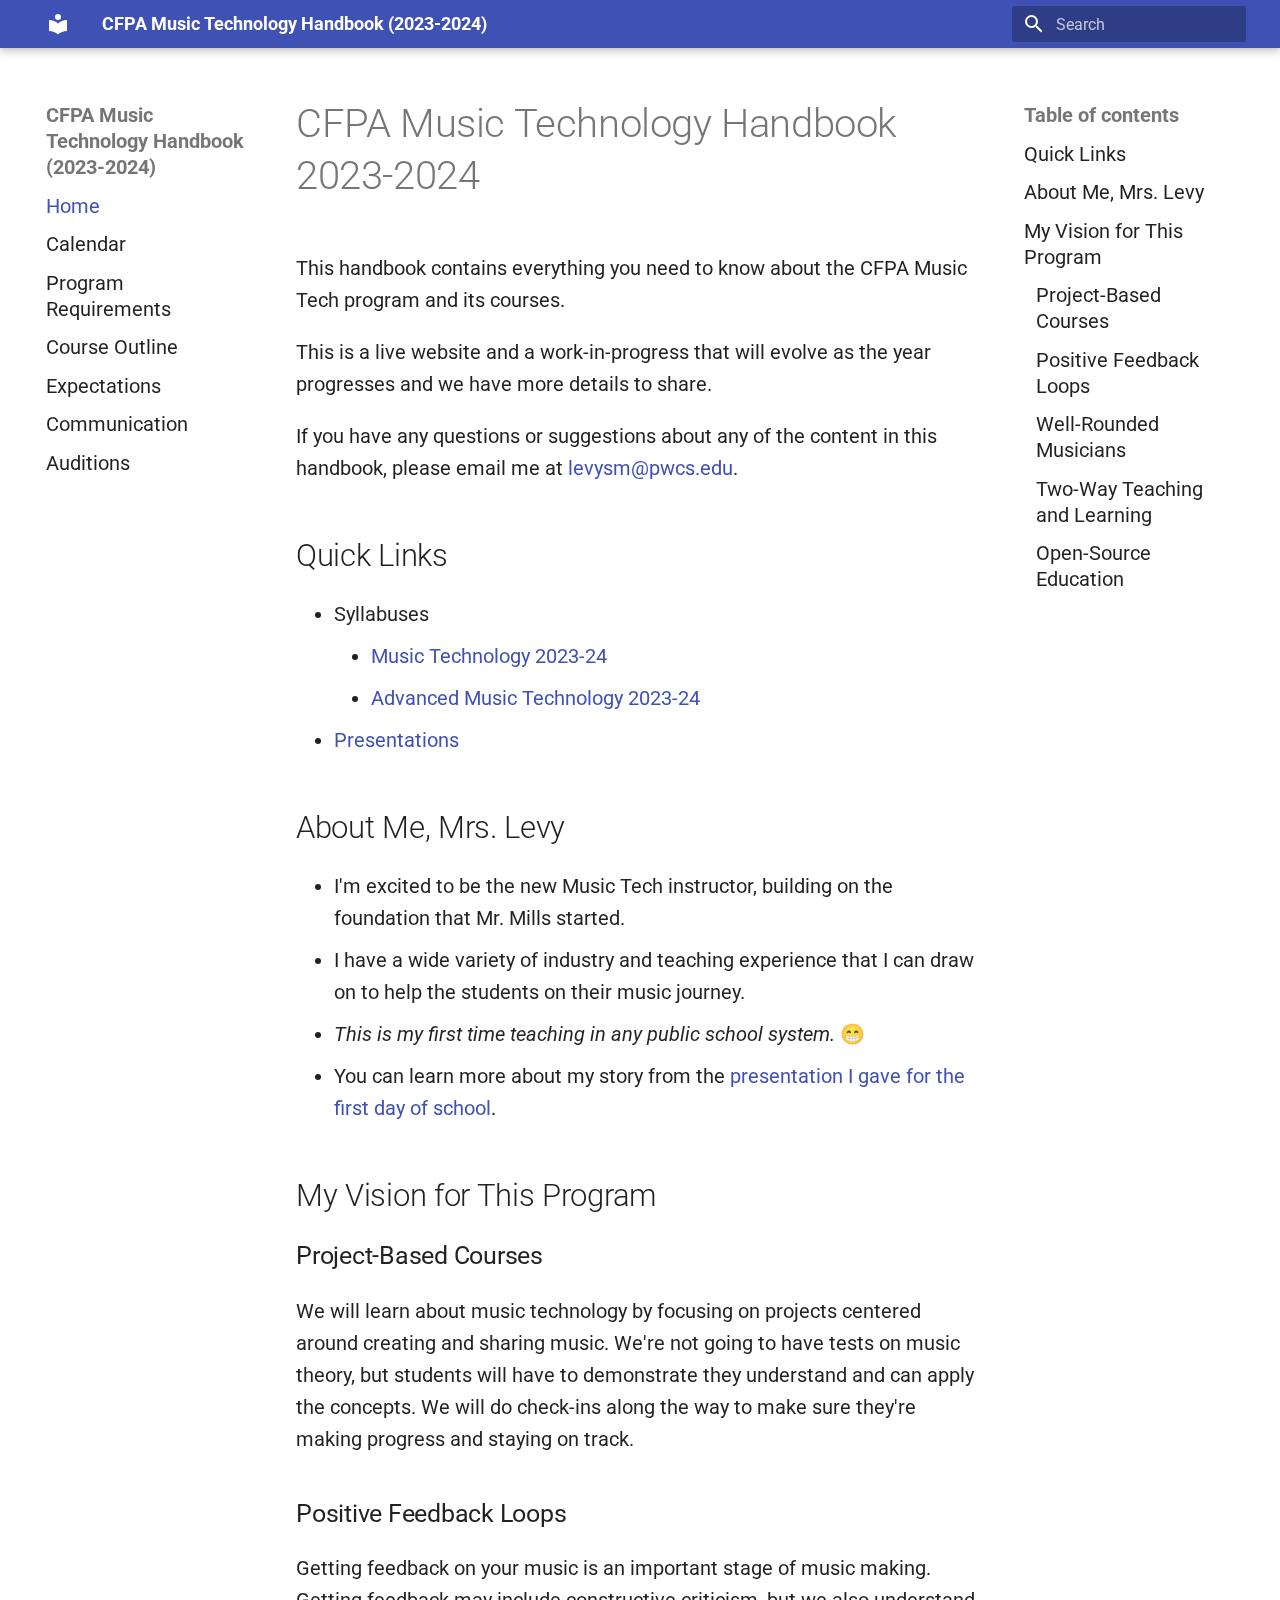
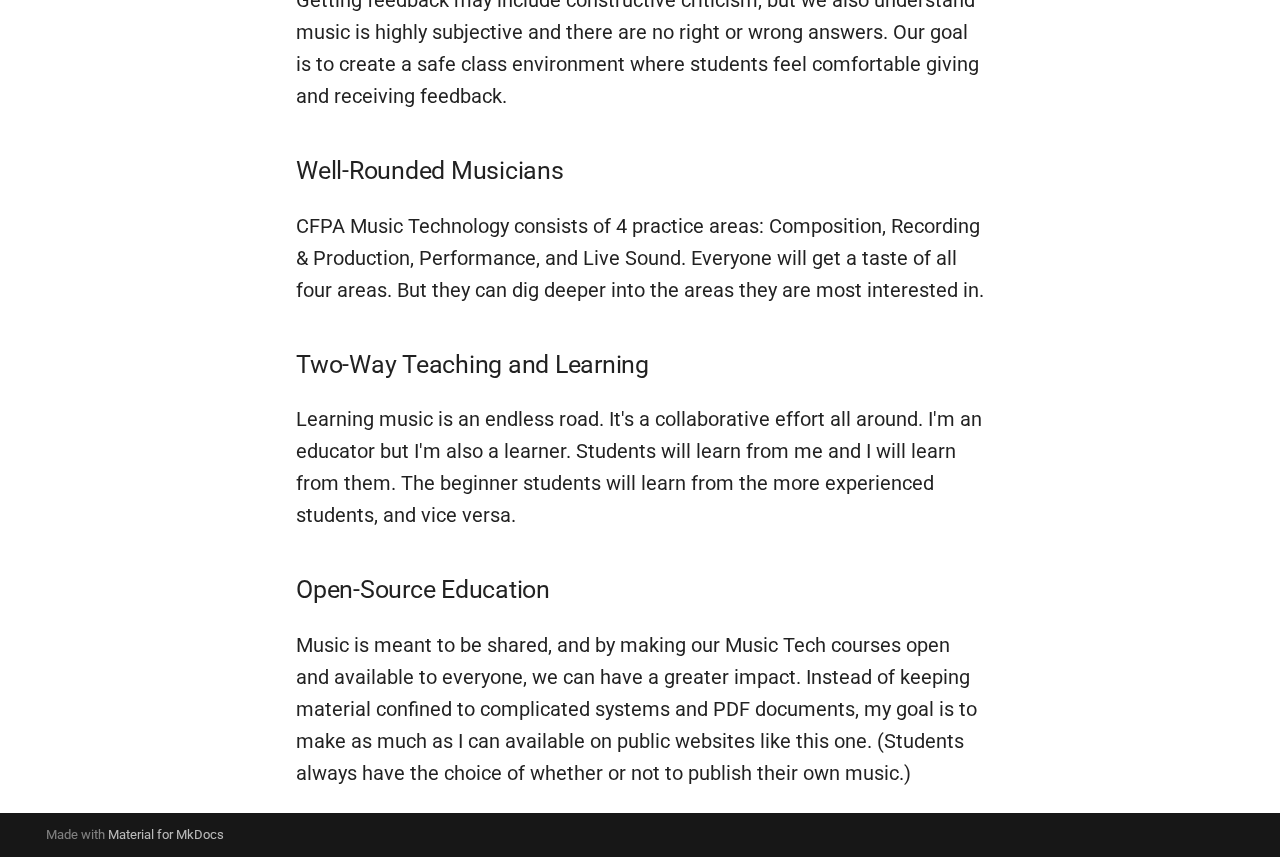
<file: index.html>
<!doctype html>
<html lang="en" class="no-js">
  <head>
    
      <meta charset="utf-8">
      <meta name="viewport" content="width=device-width,initial-scale=1">
      
      
      
      
      
        <link rel="next" href="calendar/">
      
      
      <link rel="icon" href="assets/images/favicon.png">
      <meta name="generator" content="mkdocs-1.5.2, mkdocs-material-9.2.8">
    
    
      
        <title>CFPA Music Technology Handbook (2023-2024)</title>
      
    
    
      <link rel="stylesheet" href="assets/stylesheets/main.046329b4.min.css">
      
      


    
    
      
    
    
      
        
        
        <link rel="preconnect" href="https://fonts.gstatic.com" crossorigin>
        <link rel="stylesheet" href="https://fonts.googleapis.com/css?family=Roboto:300,300i,400,400i,700,700i%7CRoboto+Mono:400,400i,700,700i&display=fallback">
        <style>:root{--md-text-font:"Roboto";--md-code-font:"Roboto Mono"}</style>
      
    
    
      <link rel="stylesheet" href="stylesheets/extra.css">
    
    <script>__md_scope=new URL(".",location),__md_hash=e=>[...e].reduce((e,_)=>(e<<5)-e+_.charCodeAt(0),0),__md_get=(e,_=localStorage,t=__md_scope)=>JSON.parse(_.getItem(t.pathname+"."+e)),__md_set=(e,_,t=localStorage,a=__md_scope)=>{try{t.setItem(a.pathname+"."+e,JSON.stringify(_))}catch(e){}}</script>
    
      

    
    
    
  </head>
  
  
    <body dir="ltr">
  
    
    
      <script>var palette=__md_get("__palette");if(palette&&"object"==typeof palette.color)for(var key of Object.keys(palette.color))document.body.setAttribute("data-md-color-"+key,palette.color[key])</script>
    
    <input class="md-toggle" data-md-toggle="drawer" type="checkbox" id="__drawer" autocomplete="off">
    <input class="md-toggle" data-md-toggle="search" type="checkbox" id="__search" autocomplete="off">
    <label class="md-overlay" for="__drawer"></label>
    <div data-md-component="skip">
      
        
        <a href="#cfpa-music-technology-handbook-2023-2024" class="md-skip">
          Skip to content
        </a>
      
    </div>
    <div data-md-component="announce">
      
    </div>
    
    
      

  

<header class="md-header md-header--shadow" data-md-component="header">
  <nav class="md-header__inner md-grid" aria-label="Header">
    <a href="." title="CFPA Music Technology Handbook (2023-2024)" class="md-header__button md-logo" aria-label="CFPA Music Technology Handbook (2023-2024)" data-md-component="logo">
      
  
  <svg xmlns="http://www.w3.org/2000/svg" viewBox="0 0 24 24"><path d="M12 8a3 3 0 0 0 3-3 3 3 0 0 0-3-3 3 3 0 0 0-3 3 3 3 0 0 0 3 3m0 3.54C9.64 9.35 6.5 8 3 8v11c3.5 0 6.64 1.35 9 3.54 2.36-2.19 5.5-3.54 9-3.54V8c-3.5 0-6.64 1.35-9 3.54Z"/></svg>

    </a>
    <label class="md-header__button md-icon" for="__drawer">
      
      <svg xmlns="http://www.w3.org/2000/svg" viewBox="0 0 24 24"><path d="M3 6h18v2H3V6m0 5h18v2H3v-2m0 5h18v2H3v-2Z"/></svg>
    </label>
    <div class="md-header__title" data-md-component="header-title">
      <div class="md-header__ellipsis">
        <div class="md-header__topic">
          <span class="md-ellipsis">
            CFPA Music Technology Handbook (2023-2024)
          </span>
        </div>
        <div class="md-header__topic" data-md-component="header-topic">
          <span class="md-ellipsis">
            
              Home
            
          </span>
        </div>
      </div>
    </div>
    
    
    
      <label class="md-header__button md-icon" for="__search">
        
        <svg xmlns="http://www.w3.org/2000/svg" viewBox="0 0 24 24"><path d="M9.5 3A6.5 6.5 0 0 1 16 9.5c0 1.61-.59 3.09-1.56 4.23l.27.27h.79l5 5-1.5 1.5-5-5v-.79l-.27-.27A6.516 6.516 0 0 1 9.5 16 6.5 6.5 0 0 1 3 9.5 6.5 6.5 0 0 1 9.5 3m0 2C7 5 5 7 5 9.5S7 14 9.5 14 14 12 14 9.5 12 5 9.5 5Z"/></svg>
      </label>
      <div class="md-search" data-md-component="search" role="dialog">
  <label class="md-search__overlay" for="__search"></label>
  <div class="md-search__inner" role="search">
    <form class="md-search__form" name="search">
      <input type="text" class="md-search__input" name="query" aria-label="Search" placeholder="Search" autocapitalize="off" autocorrect="off" autocomplete="off" spellcheck="false" data-md-component="search-query" required>
      <label class="md-search__icon md-icon" for="__search">
        
        <svg xmlns="http://www.w3.org/2000/svg" viewBox="0 0 24 24"><path d="M9.5 3A6.5 6.5 0 0 1 16 9.5c0 1.61-.59 3.09-1.56 4.23l.27.27h.79l5 5-1.5 1.5-5-5v-.79l-.27-.27A6.516 6.516 0 0 1 9.5 16 6.5 6.5 0 0 1 3 9.5 6.5 6.5 0 0 1 9.5 3m0 2C7 5 5 7 5 9.5S7 14 9.5 14 14 12 14 9.5 12 5 9.5 5Z"/></svg>
        
        <svg xmlns="http://www.w3.org/2000/svg" viewBox="0 0 24 24"><path d="M20 11v2H8l5.5 5.5-1.42 1.42L4.16 12l7.92-7.92L13.5 5.5 8 11h12Z"/></svg>
      </label>
      <nav class="md-search__options" aria-label="Search">
        
        <button type="reset" class="md-search__icon md-icon" title="Clear" aria-label="Clear" tabindex="-1">
          
          <svg xmlns="http://www.w3.org/2000/svg" viewBox="0 0 24 24"><path d="M19 6.41 17.59 5 12 10.59 6.41 5 5 6.41 10.59 12 5 17.59 6.41 19 12 13.41 17.59 19 19 17.59 13.41 12 19 6.41Z"/></svg>
        </button>
      </nav>
      
    </form>
    <div class="md-search__output">
      <div class="md-search__scrollwrap" data-md-scrollfix>
        <div class="md-search-result" data-md-component="search-result">
          <div class="md-search-result__meta">
            Initializing search
          </div>
          <ol class="md-search-result__list" role="presentation"></ol>
        </div>
      </div>
    </div>
  </div>
</div>
    
    
  </nav>
  
</header>
    
    <div class="md-container" data-md-component="container">
      
      
        
          
        
      
      <main class="md-main" data-md-component="main">
        <div class="md-main__inner md-grid">
          
            
              
              <div class="md-sidebar md-sidebar--primary" data-md-component="sidebar" data-md-type="navigation" >
                <div class="md-sidebar__scrollwrap">
                  <div class="md-sidebar__inner">
                    



<nav class="md-nav md-nav--primary" aria-label="Navigation" data-md-level="0">
  <label class="md-nav__title" for="__drawer">
    <a href="." title="CFPA Music Technology Handbook (2023-2024)" class="md-nav__button md-logo" aria-label="CFPA Music Technology Handbook (2023-2024)" data-md-component="logo">
      
  
  <svg xmlns="http://www.w3.org/2000/svg" viewBox="0 0 24 24"><path d="M12 8a3 3 0 0 0 3-3 3 3 0 0 0-3-3 3 3 0 0 0-3 3 3 3 0 0 0 3 3m0 3.54C9.64 9.35 6.5 8 3 8v11c3.5 0 6.64 1.35 9 3.54 2.36-2.19 5.5-3.54 9-3.54V8c-3.5 0-6.64 1.35-9 3.54Z"/></svg>

    </a>
    CFPA Music Technology Handbook (2023-2024)
  </label>
  
  <ul class="md-nav__list" data-md-scrollfix>
    
      
      
  
  
    
  
  
    <li class="md-nav__item md-nav__item--active">
      
      <input class="md-nav__toggle md-toggle" type="checkbox" id="__toc">
      
      
        
      
      
        <label class="md-nav__link md-nav__link--active" for="__toc">
          
  
  <span class="md-ellipsis">
    Home
  </span>
  

          <span class="md-nav__icon md-icon"></span>
        </label>
      
      <a href="." class="md-nav__link md-nav__link--active">
        
  
  <span class="md-ellipsis">
    Home
  </span>
  

      </a>
      
        

<nav class="md-nav md-nav--secondary" aria-label="Table of contents">
  
  
  
    
  
  
    <label class="md-nav__title" for="__toc">
      <span class="md-nav__icon md-icon"></span>
      Table of contents
    </label>
    <ul class="md-nav__list" data-md-component="toc" data-md-scrollfix>
      
        <li class="md-nav__item">
  <a href="#quick-links" class="md-nav__link">
    Quick Links
  </a>
  
</li>
      
        <li class="md-nav__item">
  <a href="#about-me-mrs-levy" class="md-nav__link">
    About Me, Mrs. Levy
  </a>
  
</li>
      
        <li class="md-nav__item">
  <a href="#my-vision-for-this-program" class="md-nav__link">
    My Vision for This Program
  </a>
  
    <nav class="md-nav" aria-label="My Vision for This Program">
      <ul class="md-nav__list">
        
          <li class="md-nav__item">
  <a href="#project-based-courses" class="md-nav__link">
    Project-Based Courses
  </a>
  
</li>
        
          <li class="md-nav__item">
  <a href="#positive-feedback-loops" class="md-nav__link">
    Positive Feedback Loops
  </a>
  
</li>
        
          <li class="md-nav__item">
  <a href="#well-rounded-musicians" class="md-nav__link">
    Well-Rounded Musicians
  </a>
  
</li>
        
          <li class="md-nav__item">
  <a href="#two-way-teaching-and-learning" class="md-nav__link">
    Two-Way Teaching and Learning
  </a>
  
</li>
        
          <li class="md-nav__item">
  <a href="#open-source-education" class="md-nav__link">
    Open-Source Education
  </a>
  
</li>
        
      </ul>
    </nav>
  
</li>
      
    </ul>
  
</nav>
      
    </li>
  

    
      
      
  
  
  
    <li class="md-nav__item">
      <a href="calendar/" class="md-nav__link">
        
  
  <span class="md-ellipsis">
    Calendar
  </span>
  

      </a>
    </li>
  

    
      
      
  
  
  
    <li class="md-nav__item">
      <a href="program-requirements/" class="md-nav__link">
        
  
  <span class="md-ellipsis">
    Program Requirements
  </span>
  

      </a>
    </li>
  

    
      
      
  
  
  
    <li class="md-nav__item">
      <a href="course-outline/" class="md-nav__link">
        
  
  <span class="md-ellipsis">
    Course Outline
  </span>
  

      </a>
    </li>
  

    
      
      
  
  
  
    <li class="md-nav__item">
      <a href="expectations/" class="md-nav__link">
        
  
  <span class="md-ellipsis">
    Expectations
  </span>
  

      </a>
    </li>
  

    
      
      
  
  
  
    <li class="md-nav__item">
      <a href="communication/" class="md-nav__link">
        
  
  <span class="md-ellipsis">
    Communication
  </span>
  

      </a>
    </li>
  

    
      
      
  
  
  
    <li class="md-nav__item">
      <a href="auditions/" class="md-nav__link">
        
  
  <span class="md-ellipsis">
    Auditions
  </span>
  

      </a>
    </li>
  

    
  </ul>
</nav>
                  </div>
                </div>
              </div>
            
            
              
              <div class="md-sidebar md-sidebar--secondary" data-md-component="sidebar" data-md-type="toc" >
                <div class="md-sidebar__scrollwrap">
                  <div class="md-sidebar__inner">
                    

<nav class="md-nav md-nav--secondary" aria-label="Table of contents">
  
  
  
    
  
  
    <label class="md-nav__title" for="__toc">
      <span class="md-nav__icon md-icon"></span>
      Table of contents
    </label>
    <ul class="md-nav__list" data-md-component="toc" data-md-scrollfix>
      
        <li class="md-nav__item">
  <a href="#quick-links" class="md-nav__link">
    Quick Links
  </a>
  
</li>
      
        <li class="md-nav__item">
  <a href="#about-me-mrs-levy" class="md-nav__link">
    About Me, Mrs. Levy
  </a>
  
</li>
      
        <li class="md-nav__item">
  <a href="#my-vision-for-this-program" class="md-nav__link">
    My Vision for This Program
  </a>
  
    <nav class="md-nav" aria-label="My Vision for This Program">
      <ul class="md-nav__list">
        
          <li class="md-nav__item">
  <a href="#project-based-courses" class="md-nav__link">
    Project-Based Courses
  </a>
  
</li>
        
          <li class="md-nav__item">
  <a href="#positive-feedback-loops" class="md-nav__link">
    Positive Feedback Loops
  </a>
  
</li>
        
          <li class="md-nav__item">
  <a href="#well-rounded-musicians" class="md-nav__link">
    Well-Rounded Musicians
  </a>
  
</li>
        
          <li class="md-nav__item">
  <a href="#two-way-teaching-and-learning" class="md-nav__link">
    Two-Way Teaching and Learning
  </a>
  
</li>
        
          <li class="md-nav__item">
  <a href="#open-source-education" class="md-nav__link">
    Open-Source Education
  </a>
  
</li>
        
      </ul>
    </nav>
  
</li>
      
    </ul>
  
</nav>
                  </div>
                </div>
              </div>
            
          
          
            <div class="md-content" data-md-component="content">
              <article class="md-content__inner md-typeset">
                
                  


<h1 id="cfpa-music-technology-handbook-2023-2024">CFPA Music Technology Handbook 2023-2024</h1>
<p>This handbook contains everything you need to know about the CFPA Music Tech program and its courses.</p>
<p>This is a live website and a work-in-progress that will evolve as the year progresses and we have more details to share.</p>
<p>If you have any questions or suggestions about any of the content in this handbook, please email me at <a href="&#109;&#97;&#105;&#108;&#116;&#111;&#58;&#108;&#101;&#118;&#121;&#115;&#109;&#64;&#112;&#119;&#99;&#115;&#46;&#101;&#100;&#117;">&#108;&#101;&#118;&#121;&#115;&#109;&#64;&#112;&#119;&#99;&#115;&#46;&#101;&#100;&#117;</a>.</p>
<h2 id="quick-links">Quick Links</h2>
<ul>
<li>Syllabuses<ul>
<li><a href="https://pwcps-my.sharepoint.com/:w:/g/personal/levysm_pwcs_edu/Efgj69uSeMNJvWTGttGs22cBDUz0A9ZqN27Xqe5VrDdMIw?e=0oXAoP">Music Technology 2023-24</a></li>
<li><a href="https://pwcps-my.sharepoint.com/:w:/g/personal/levysm_pwcs_edu/EVTy-pRUWeJFjFrGxbzFBrEBZ4UgtB2CiTSSxJioxmlB2w?e=DSdvdg">Advanced Music Technology 2023-24</a></li>
</ul>
</li>
<li><a href="https://colganmusictech.github.io/presentations/">Presentations</a></li>
</ul>
<h2 id="about-me-mrs-levy">About Me, Mrs. Levy</h2>
<ul>
<li>I'm excited to be the new Music Tech instructor, building on the foundation that Mr. Mills started.</li>
<li>I have a wide variety of industry and teaching experience that I can draw on to help the students on their music journey.</li>
<li><em>This is my first time teaching in any public school system.</em> 😁</li>
<li>You can learn more about my story from the <a href="https://colganmusictech.github.io/presentations/first-day/speaker-notes.html">presentation I gave for the first day of school</a>.</li>
</ul>
<h2 id="my-vision-for-this-program">My Vision for This Program</h2>
<h3 id="project-based-courses">Project-Based Courses</h3>
<p>We will learn about music technology by focusing on projects centered around creating and sharing music. We're not going to have tests on music theory, but students will have to demonstrate they understand and can apply the concepts. We will do check-ins along the way to make sure they're making progress and staying on track.</p>
<h3 id="positive-feedback-loops">Positive Feedback Loops</h3>
<p>Getting feedback on your music is an important stage of music making. Getting feedback may include constructive criticism, but we also understand music is highly subjective and there are no right or wrong answers. Our goal is to create a safe class environment where students feel comfortable giving and receiving feedback. </p>
<h3 id="well-rounded-musicians">Well-Rounded Musicians</h3>
<p>CFPA Music Technology consists of 4 practice areas: Composition, Recording &amp; Production, Performance, and Live Sound. Everyone will get a taste of all four areas. But they can dig deeper into the areas they are most interested in.</p>
<h3 id="two-way-teaching-and-learning">Two-Way Teaching and Learning</h3>
<p>Learning music is an endless road. It's a collaborative effort all around. I'm an educator but I'm also a learner. Students will learn from me and I will learn from them. The beginner students will learn from the more experienced students, and vice versa.</p>
<h3 id="open-source-education">Open-Source Education</h3>
<p>Music is meant to be shared, and by making our Music Tech courses open and available to everyone, we can have a greater impact. Instead of keeping material confined to complicated systems and PDF documents, my goal is to make as much as I can available on public websites like this one. (Students always have the choice of whether or not to publish their own music.)</p>





                
              </article>
            </div>
          
          
        </div>
        
      </main>
      
        <footer class="md-footer">
  
  <div class="md-footer-meta md-typeset">
    <div class="md-footer-meta__inner md-grid">
      <div class="md-copyright">
  
  
    Made with
    <a href="https://squidfunk.github.io/mkdocs-material/" target="_blank" rel="noopener">
      Material for MkDocs
    </a>
  
</div>
      
    </div>
  </div>
</footer>
      
    </div>
    <div class="md-dialog" data-md-component="dialog">
      <div class="md-dialog__inner md-typeset"></div>
    </div>
    
    <script id="__config" type="application/json">{"base": ".", "features": [], "search": "assets/javascripts/workers/search.dfff1995.min.js", "translations": {"clipboard.copied": "Copied to clipboard", "clipboard.copy": "Copy to clipboard", "search.result.more.one": "1 more on this page", "search.result.more.other": "# more on this page", "search.result.none": "No matching documents", "search.result.one": "1 matching document", "search.result.other": "# matching documents", "search.result.placeholder": "Type to start searching", "search.result.term.missing": "Missing", "select.version": "Select version"}}</script>
    
    
      <script src="assets/javascripts/bundle.dff1b7c8.min.js"></script>
      
    
  </body>
</html>
</file>
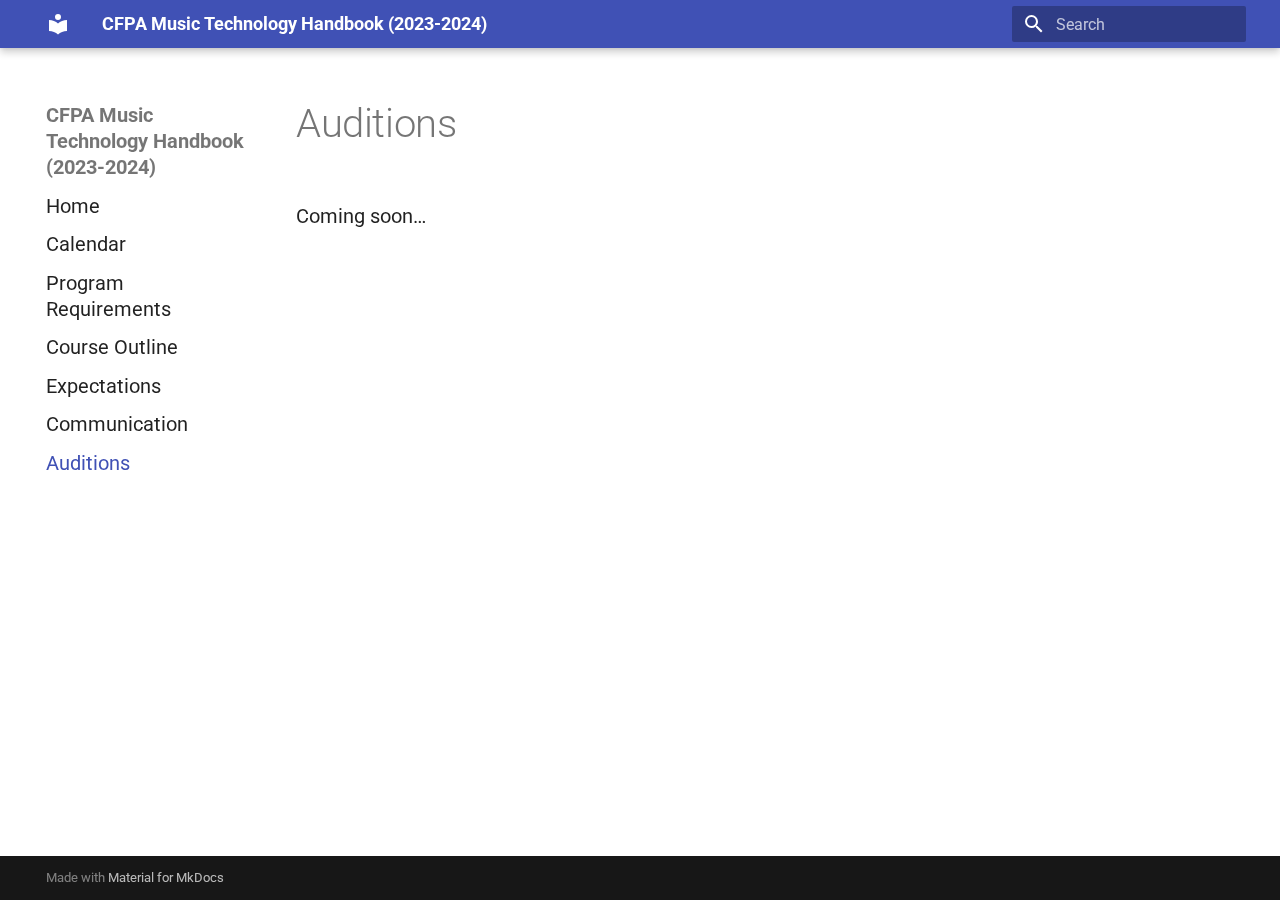
<file: auditions/index.html>
<!doctype html>
<html lang="en" class="no-js">
  <head>
    
      <meta charset="utf-8">
      <meta name="viewport" content="width=device-width,initial-scale=1">
      
      
      
      
        <link rel="prev" href="../communication/">
      
      
      
      <link rel="icon" href="../assets/images/favicon.png">
      <meta name="generator" content="mkdocs-1.5.2, mkdocs-material-9.2.8">
    
    
      
        <title>Auditions - CFPA Music Technology Handbook (2023-2024)</title>
      
    
    
      <link rel="stylesheet" href="../assets/stylesheets/main.046329b4.min.css">
      
      


    
    
      
    
    
      
        
        
        <link rel="preconnect" href="https://fonts.gstatic.com" crossorigin>
        <link rel="stylesheet" href="https://fonts.googleapis.com/css?family=Roboto:300,300i,400,400i,700,700i%7CRoboto+Mono:400,400i,700,700i&display=fallback">
        <style>:root{--md-text-font:"Roboto";--md-code-font:"Roboto Mono"}</style>
      
    
    
      <link rel="stylesheet" href="../stylesheets/extra.css">
    
    <script>__md_scope=new URL("..",location),__md_hash=e=>[...e].reduce((e,_)=>(e<<5)-e+_.charCodeAt(0),0),__md_get=(e,_=localStorage,t=__md_scope)=>JSON.parse(_.getItem(t.pathname+"."+e)),__md_set=(e,_,t=localStorage,a=__md_scope)=>{try{t.setItem(a.pathname+"."+e,JSON.stringify(_))}catch(e){}}</script>
    
      

    
    
    
  </head>
  
  
    <body dir="ltr">
  
    
    
      <script>var palette=__md_get("__palette");if(palette&&"object"==typeof palette.color)for(var key of Object.keys(palette.color))document.body.setAttribute("data-md-color-"+key,palette.color[key])</script>
    
    <input class="md-toggle" data-md-toggle="drawer" type="checkbox" id="__drawer" autocomplete="off">
    <input class="md-toggle" data-md-toggle="search" type="checkbox" id="__search" autocomplete="off">
    <label class="md-overlay" for="__drawer"></label>
    <div data-md-component="skip">
      
        
        <a href="#auditions" class="md-skip">
          Skip to content
        </a>
      
    </div>
    <div data-md-component="announce">
      
    </div>
    
    
      

  

<header class="md-header md-header--shadow" data-md-component="header">
  <nav class="md-header__inner md-grid" aria-label="Header">
    <a href=".." title="CFPA Music Technology Handbook (2023-2024)" class="md-header__button md-logo" aria-label="CFPA Music Technology Handbook (2023-2024)" data-md-component="logo">
      
  
  <svg xmlns="http://www.w3.org/2000/svg" viewBox="0 0 24 24"><path d="M12 8a3 3 0 0 0 3-3 3 3 0 0 0-3-3 3 3 0 0 0-3 3 3 3 0 0 0 3 3m0 3.54C9.64 9.35 6.5 8 3 8v11c3.5 0 6.64 1.35 9 3.54 2.36-2.19 5.5-3.54 9-3.54V8c-3.5 0-6.64 1.35-9 3.54Z"/></svg>

    </a>
    <label class="md-header__button md-icon" for="__drawer">
      
      <svg xmlns="http://www.w3.org/2000/svg" viewBox="0 0 24 24"><path d="M3 6h18v2H3V6m0 5h18v2H3v-2m0 5h18v2H3v-2Z"/></svg>
    </label>
    <div class="md-header__title" data-md-component="header-title">
      <div class="md-header__ellipsis">
        <div class="md-header__topic">
          <span class="md-ellipsis">
            CFPA Music Technology Handbook (2023-2024)
          </span>
        </div>
        <div class="md-header__topic" data-md-component="header-topic">
          <span class="md-ellipsis">
            
              Auditions
            
          </span>
        </div>
      </div>
    </div>
    
    
    
      <label class="md-header__button md-icon" for="__search">
        
        <svg xmlns="http://www.w3.org/2000/svg" viewBox="0 0 24 24"><path d="M9.5 3A6.5 6.5 0 0 1 16 9.5c0 1.61-.59 3.09-1.56 4.23l.27.27h.79l5 5-1.5 1.5-5-5v-.79l-.27-.27A6.516 6.516 0 0 1 9.5 16 6.5 6.5 0 0 1 3 9.5 6.5 6.5 0 0 1 9.5 3m0 2C7 5 5 7 5 9.5S7 14 9.5 14 14 12 14 9.5 12 5 9.5 5Z"/></svg>
      </label>
      <div class="md-search" data-md-component="search" role="dialog">
  <label class="md-search__overlay" for="__search"></label>
  <div class="md-search__inner" role="search">
    <form class="md-search__form" name="search">
      <input type="text" class="md-search__input" name="query" aria-label="Search" placeholder="Search" autocapitalize="off" autocorrect="off" autocomplete="off" spellcheck="false" data-md-component="search-query" required>
      <label class="md-search__icon md-icon" for="__search">
        
        <svg xmlns="http://www.w3.org/2000/svg" viewBox="0 0 24 24"><path d="M9.5 3A6.5 6.5 0 0 1 16 9.5c0 1.61-.59 3.09-1.56 4.23l.27.27h.79l5 5-1.5 1.5-5-5v-.79l-.27-.27A6.516 6.516 0 0 1 9.5 16 6.5 6.5 0 0 1 3 9.5 6.5 6.5 0 0 1 9.5 3m0 2C7 5 5 7 5 9.5S7 14 9.5 14 14 12 14 9.5 12 5 9.5 5Z"/></svg>
        
        <svg xmlns="http://www.w3.org/2000/svg" viewBox="0 0 24 24"><path d="M20 11v2H8l5.5 5.5-1.42 1.42L4.16 12l7.92-7.92L13.5 5.5 8 11h12Z"/></svg>
      </label>
      <nav class="md-search__options" aria-label="Search">
        
        <button type="reset" class="md-search__icon md-icon" title="Clear" aria-label="Clear" tabindex="-1">
          
          <svg xmlns="http://www.w3.org/2000/svg" viewBox="0 0 24 24"><path d="M19 6.41 17.59 5 12 10.59 6.41 5 5 6.41 10.59 12 5 17.59 6.41 19 12 13.41 17.59 19 19 17.59 13.41 12 19 6.41Z"/></svg>
        </button>
      </nav>
      
    </form>
    <div class="md-search__output">
      <div class="md-search__scrollwrap" data-md-scrollfix>
        <div class="md-search-result" data-md-component="search-result">
          <div class="md-search-result__meta">
            Initializing search
          </div>
          <ol class="md-search-result__list" role="presentation"></ol>
        </div>
      </div>
    </div>
  </div>
</div>
    
    
  </nav>
  
</header>
    
    <div class="md-container" data-md-component="container">
      
      
        
          
        
      
      <main class="md-main" data-md-component="main">
        <div class="md-main__inner md-grid">
          
            
              
              <div class="md-sidebar md-sidebar--primary" data-md-component="sidebar" data-md-type="navigation" >
                <div class="md-sidebar__scrollwrap">
                  <div class="md-sidebar__inner">
                    



<nav class="md-nav md-nav--primary" aria-label="Navigation" data-md-level="0">
  <label class="md-nav__title" for="__drawer">
    <a href=".." title="CFPA Music Technology Handbook (2023-2024)" class="md-nav__button md-logo" aria-label="CFPA Music Technology Handbook (2023-2024)" data-md-component="logo">
      
  
  <svg xmlns="http://www.w3.org/2000/svg" viewBox="0 0 24 24"><path d="M12 8a3 3 0 0 0 3-3 3 3 0 0 0-3-3 3 3 0 0 0-3 3 3 3 0 0 0 3 3m0 3.54C9.64 9.35 6.5 8 3 8v11c3.5 0 6.64 1.35 9 3.54 2.36-2.19 5.5-3.54 9-3.54V8c-3.5 0-6.64 1.35-9 3.54Z"/></svg>

    </a>
    CFPA Music Technology Handbook (2023-2024)
  </label>
  
  <ul class="md-nav__list" data-md-scrollfix>
    
      
      
  
  
  
    <li class="md-nav__item">
      <a href=".." class="md-nav__link">
        
  
  <span class="md-ellipsis">
    Home
  </span>
  

      </a>
    </li>
  

    
      
      
  
  
  
    <li class="md-nav__item">
      <a href="../calendar/" class="md-nav__link">
        
  
  <span class="md-ellipsis">
    Calendar
  </span>
  

      </a>
    </li>
  

    
      
      
  
  
  
    <li class="md-nav__item">
      <a href="../program-requirements/" class="md-nav__link">
        
  
  <span class="md-ellipsis">
    Program Requirements
  </span>
  

      </a>
    </li>
  

    
      
      
  
  
  
    <li class="md-nav__item">
      <a href="../course-outline/" class="md-nav__link">
        
  
  <span class="md-ellipsis">
    Course Outline
  </span>
  

      </a>
    </li>
  

    
      
      
  
  
  
    <li class="md-nav__item">
      <a href="../expectations/" class="md-nav__link">
        
  
  <span class="md-ellipsis">
    Expectations
  </span>
  

      </a>
    </li>
  

    
      
      
  
  
  
    <li class="md-nav__item">
      <a href="../communication/" class="md-nav__link">
        
  
  <span class="md-ellipsis">
    Communication
  </span>
  

      </a>
    </li>
  

    
      
      
  
  
    
  
  
    <li class="md-nav__item md-nav__item--active">
      
      <input class="md-nav__toggle md-toggle" type="checkbox" id="__toc">
      
      
        
      
      
      <a href="./" class="md-nav__link md-nav__link--active">
        
  
  <span class="md-ellipsis">
    Auditions
  </span>
  

      </a>
      
    </li>
  

    
  </ul>
</nav>
                  </div>
                </div>
              </div>
            
            
              
              <div class="md-sidebar md-sidebar--secondary" data-md-component="sidebar" data-md-type="toc" >
                <div class="md-sidebar__scrollwrap">
                  <div class="md-sidebar__inner">
                    

<nav class="md-nav md-nav--secondary" aria-label="Table of contents">
  
  
  
    
  
  
</nav>
                  </div>
                </div>
              </div>
            
          
          
            <div class="md-content" data-md-component="content">
              <article class="md-content__inner md-typeset">
                
                  


<h1 id="auditions">Auditions</h1>
<p>Coming soon…</p>





                
              </article>
            </div>
          
          
        </div>
        
      </main>
      
        <footer class="md-footer">
  
  <div class="md-footer-meta md-typeset">
    <div class="md-footer-meta__inner md-grid">
      <div class="md-copyright">
  
  
    Made with
    <a href="https://squidfunk.github.io/mkdocs-material/" target="_blank" rel="noopener">
      Material for MkDocs
    </a>
  
</div>
      
    </div>
  </div>
</footer>
      
    </div>
    <div class="md-dialog" data-md-component="dialog">
      <div class="md-dialog__inner md-typeset"></div>
    </div>
    
    <script id="__config" type="application/json">{"base": "..", "features": [], "search": "../assets/javascripts/workers/search.dfff1995.min.js", "translations": {"clipboard.copied": "Copied to clipboard", "clipboard.copy": "Copy to clipboard", "search.result.more.one": "1 more on this page", "search.result.more.other": "# more on this page", "search.result.none": "No matching documents", "search.result.one": "1 matching document", "search.result.other": "# matching documents", "search.result.placeholder": "Type to start searching", "search.result.term.missing": "Missing", "select.version": "Select version"}}</script>
    
    
      <script src="../assets/javascripts/bundle.dff1b7c8.min.js"></script>
      
    
  </body>
</html>
</file>
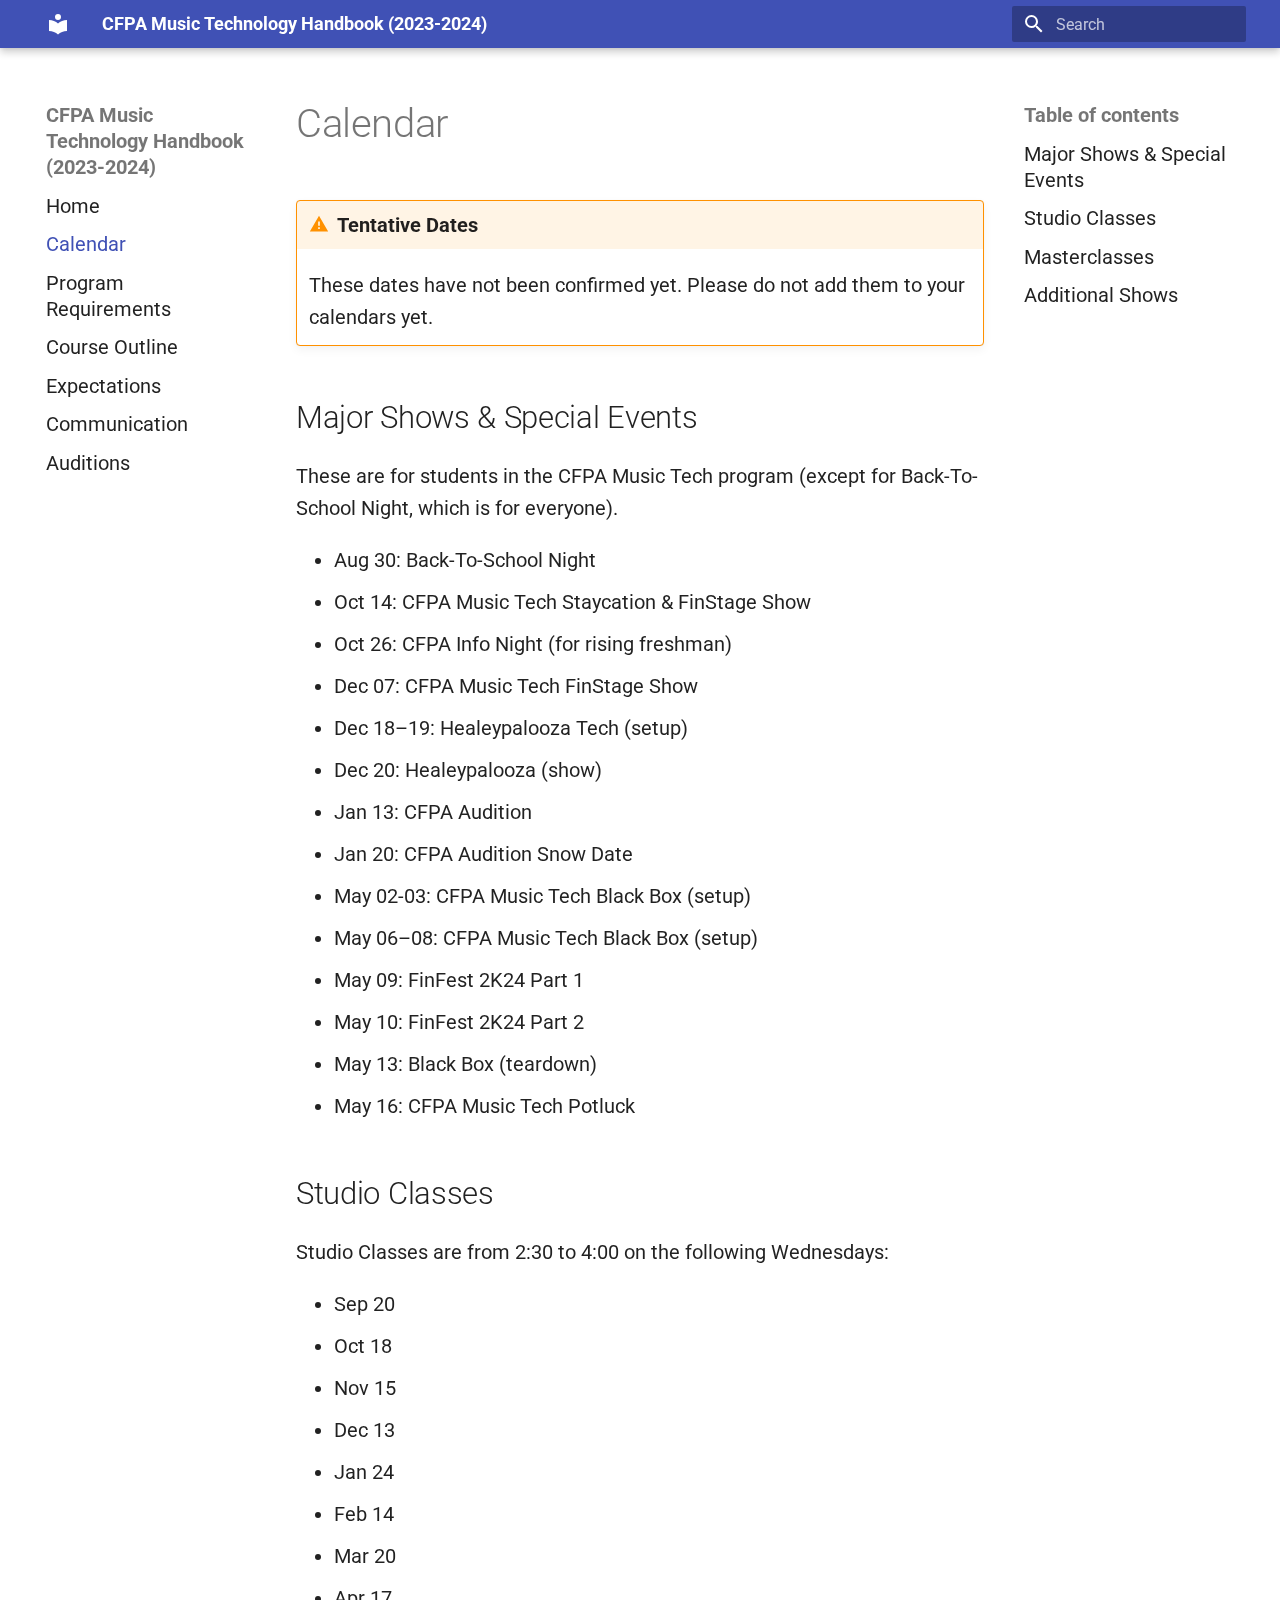
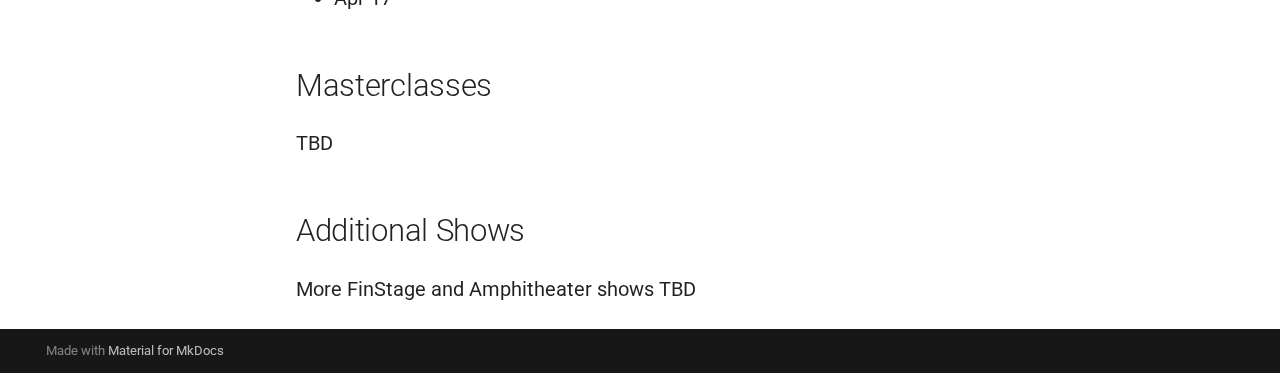
<file: calendar/index.html>
<!doctype html>
<html lang="en" class="no-js">
  <head>
    
      <meta charset="utf-8">
      <meta name="viewport" content="width=device-width,initial-scale=1">
      
      
      
      
        <link rel="prev" href="..">
      
      
        <link rel="next" href="../program-requirements/">
      
      
      <link rel="icon" href="../assets/images/favicon.png">
      <meta name="generator" content="mkdocs-1.5.2, mkdocs-material-9.2.8">
    
    
      
        <title>Calendar - CFPA Music Technology Handbook (2023-2024)</title>
      
    
    
      <link rel="stylesheet" href="../assets/stylesheets/main.046329b4.min.css">
      
      


    
    
      
    
    
      
        
        
        <link rel="preconnect" href="https://fonts.gstatic.com" crossorigin>
        <link rel="stylesheet" href="https://fonts.googleapis.com/css?family=Roboto:300,300i,400,400i,700,700i%7CRoboto+Mono:400,400i,700,700i&display=fallback">
        <style>:root{--md-text-font:"Roboto";--md-code-font:"Roboto Mono"}</style>
      
    
    
      <link rel="stylesheet" href="../stylesheets/extra.css">
    
    <script>__md_scope=new URL("..",location),__md_hash=e=>[...e].reduce((e,_)=>(e<<5)-e+_.charCodeAt(0),0),__md_get=(e,_=localStorage,t=__md_scope)=>JSON.parse(_.getItem(t.pathname+"."+e)),__md_set=(e,_,t=localStorage,a=__md_scope)=>{try{t.setItem(a.pathname+"."+e,JSON.stringify(_))}catch(e){}}</script>
    
      

    
    
    
  </head>
  
  
    <body dir="ltr">
  
    
    
      <script>var palette=__md_get("__palette");if(palette&&"object"==typeof palette.color)for(var key of Object.keys(palette.color))document.body.setAttribute("data-md-color-"+key,palette.color[key])</script>
    
    <input class="md-toggle" data-md-toggle="drawer" type="checkbox" id="__drawer" autocomplete="off">
    <input class="md-toggle" data-md-toggle="search" type="checkbox" id="__search" autocomplete="off">
    <label class="md-overlay" for="__drawer"></label>
    <div data-md-component="skip">
      
        
        <a href="#calendar" class="md-skip">
          Skip to content
        </a>
      
    </div>
    <div data-md-component="announce">
      
    </div>
    
    
      

  

<header class="md-header md-header--shadow" data-md-component="header">
  <nav class="md-header__inner md-grid" aria-label="Header">
    <a href=".." title="CFPA Music Technology Handbook (2023-2024)" class="md-header__button md-logo" aria-label="CFPA Music Technology Handbook (2023-2024)" data-md-component="logo">
      
  
  <svg xmlns="http://www.w3.org/2000/svg" viewBox="0 0 24 24"><path d="M12 8a3 3 0 0 0 3-3 3 3 0 0 0-3-3 3 3 0 0 0-3 3 3 3 0 0 0 3 3m0 3.54C9.64 9.35 6.5 8 3 8v11c3.5 0 6.64 1.35 9 3.54 2.36-2.19 5.5-3.54 9-3.54V8c-3.5 0-6.64 1.35-9 3.54Z"/></svg>

    </a>
    <label class="md-header__button md-icon" for="__drawer">
      
      <svg xmlns="http://www.w3.org/2000/svg" viewBox="0 0 24 24"><path d="M3 6h18v2H3V6m0 5h18v2H3v-2m0 5h18v2H3v-2Z"/></svg>
    </label>
    <div class="md-header__title" data-md-component="header-title">
      <div class="md-header__ellipsis">
        <div class="md-header__topic">
          <span class="md-ellipsis">
            CFPA Music Technology Handbook (2023-2024)
          </span>
        </div>
        <div class="md-header__topic" data-md-component="header-topic">
          <span class="md-ellipsis">
            
              Calendar
            
          </span>
        </div>
      </div>
    </div>
    
    
    
      <label class="md-header__button md-icon" for="__search">
        
        <svg xmlns="http://www.w3.org/2000/svg" viewBox="0 0 24 24"><path d="M9.5 3A6.5 6.5 0 0 1 16 9.5c0 1.61-.59 3.09-1.56 4.23l.27.27h.79l5 5-1.5 1.5-5-5v-.79l-.27-.27A6.516 6.516 0 0 1 9.5 16 6.5 6.5 0 0 1 3 9.5 6.5 6.5 0 0 1 9.5 3m0 2C7 5 5 7 5 9.5S7 14 9.5 14 14 12 14 9.5 12 5 9.5 5Z"/></svg>
      </label>
      <div class="md-search" data-md-component="search" role="dialog">
  <label class="md-search__overlay" for="__search"></label>
  <div class="md-search__inner" role="search">
    <form class="md-search__form" name="search">
      <input type="text" class="md-search__input" name="query" aria-label="Search" placeholder="Search" autocapitalize="off" autocorrect="off" autocomplete="off" spellcheck="false" data-md-component="search-query" required>
      <label class="md-search__icon md-icon" for="__search">
        
        <svg xmlns="http://www.w3.org/2000/svg" viewBox="0 0 24 24"><path d="M9.5 3A6.5 6.5 0 0 1 16 9.5c0 1.61-.59 3.09-1.56 4.23l.27.27h.79l5 5-1.5 1.5-5-5v-.79l-.27-.27A6.516 6.516 0 0 1 9.5 16 6.5 6.5 0 0 1 3 9.5 6.5 6.5 0 0 1 9.5 3m0 2C7 5 5 7 5 9.5S7 14 9.5 14 14 12 14 9.5 12 5 9.5 5Z"/></svg>
        
        <svg xmlns="http://www.w3.org/2000/svg" viewBox="0 0 24 24"><path d="M20 11v2H8l5.5 5.5-1.42 1.42L4.16 12l7.92-7.92L13.5 5.5 8 11h12Z"/></svg>
      </label>
      <nav class="md-search__options" aria-label="Search">
        
        <button type="reset" class="md-search__icon md-icon" title="Clear" aria-label="Clear" tabindex="-1">
          
          <svg xmlns="http://www.w3.org/2000/svg" viewBox="0 0 24 24"><path d="M19 6.41 17.59 5 12 10.59 6.41 5 5 6.41 10.59 12 5 17.59 6.41 19 12 13.41 17.59 19 19 17.59 13.41 12 19 6.41Z"/></svg>
        </button>
      </nav>
      
    </form>
    <div class="md-search__output">
      <div class="md-search__scrollwrap" data-md-scrollfix>
        <div class="md-search-result" data-md-component="search-result">
          <div class="md-search-result__meta">
            Initializing search
          </div>
          <ol class="md-search-result__list" role="presentation"></ol>
        </div>
      </div>
    </div>
  </div>
</div>
    
    
  </nav>
  
</header>
    
    <div class="md-container" data-md-component="container">
      
      
        
          
        
      
      <main class="md-main" data-md-component="main">
        <div class="md-main__inner md-grid">
          
            
              
              <div class="md-sidebar md-sidebar--primary" data-md-component="sidebar" data-md-type="navigation" >
                <div class="md-sidebar__scrollwrap">
                  <div class="md-sidebar__inner">
                    



<nav class="md-nav md-nav--primary" aria-label="Navigation" data-md-level="0">
  <label class="md-nav__title" for="__drawer">
    <a href=".." title="CFPA Music Technology Handbook (2023-2024)" class="md-nav__button md-logo" aria-label="CFPA Music Technology Handbook (2023-2024)" data-md-component="logo">
      
  
  <svg xmlns="http://www.w3.org/2000/svg" viewBox="0 0 24 24"><path d="M12 8a3 3 0 0 0 3-3 3 3 0 0 0-3-3 3 3 0 0 0-3 3 3 3 0 0 0 3 3m0 3.54C9.64 9.35 6.5 8 3 8v11c3.5 0 6.64 1.35 9 3.54 2.36-2.19 5.5-3.54 9-3.54V8c-3.5 0-6.64 1.35-9 3.54Z"/></svg>

    </a>
    CFPA Music Technology Handbook (2023-2024)
  </label>
  
  <ul class="md-nav__list" data-md-scrollfix>
    
      
      
  
  
  
    <li class="md-nav__item">
      <a href=".." class="md-nav__link">
        
  
  <span class="md-ellipsis">
    Home
  </span>
  

      </a>
    </li>
  

    
      
      
  
  
    
  
  
    <li class="md-nav__item md-nav__item--active">
      
      <input class="md-nav__toggle md-toggle" type="checkbox" id="__toc">
      
      
        
      
      
        <label class="md-nav__link md-nav__link--active" for="__toc">
          
  
  <span class="md-ellipsis">
    Calendar
  </span>
  

          <span class="md-nav__icon md-icon"></span>
        </label>
      
      <a href="./" class="md-nav__link md-nav__link--active">
        
  
  <span class="md-ellipsis">
    Calendar
  </span>
  

      </a>
      
        

<nav class="md-nav md-nav--secondary" aria-label="Table of contents">
  
  
  
    
  
  
    <label class="md-nav__title" for="__toc">
      <span class="md-nav__icon md-icon"></span>
      Table of contents
    </label>
    <ul class="md-nav__list" data-md-component="toc" data-md-scrollfix>
      
        <li class="md-nav__item">
  <a href="#major-shows-special-events" class="md-nav__link">
    Major Shows &amp; Special Events
  </a>
  
</li>
      
        <li class="md-nav__item">
  <a href="#studio-classes" class="md-nav__link">
    Studio Classes
  </a>
  
</li>
      
        <li class="md-nav__item">
  <a href="#masterclasses" class="md-nav__link">
    Masterclasses
  </a>
  
</li>
      
        <li class="md-nav__item">
  <a href="#additional-shows" class="md-nav__link">
    Additional Shows
  </a>
  
</li>
      
    </ul>
  
</nav>
      
    </li>
  

    
      
      
  
  
  
    <li class="md-nav__item">
      <a href="../program-requirements/" class="md-nav__link">
        
  
  <span class="md-ellipsis">
    Program Requirements
  </span>
  

      </a>
    </li>
  

    
      
      
  
  
  
    <li class="md-nav__item">
      <a href="../course-outline/" class="md-nav__link">
        
  
  <span class="md-ellipsis">
    Course Outline
  </span>
  

      </a>
    </li>
  

    
      
      
  
  
  
    <li class="md-nav__item">
      <a href="../expectations/" class="md-nav__link">
        
  
  <span class="md-ellipsis">
    Expectations
  </span>
  

      </a>
    </li>
  

    
      
      
  
  
  
    <li class="md-nav__item">
      <a href="../communication/" class="md-nav__link">
        
  
  <span class="md-ellipsis">
    Communication
  </span>
  

      </a>
    </li>
  

    
      
      
  
  
  
    <li class="md-nav__item">
      <a href="../auditions/" class="md-nav__link">
        
  
  <span class="md-ellipsis">
    Auditions
  </span>
  

      </a>
    </li>
  

    
  </ul>
</nav>
                  </div>
                </div>
              </div>
            
            
              
              <div class="md-sidebar md-sidebar--secondary" data-md-component="sidebar" data-md-type="toc" >
                <div class="md-sidebar__scrollwrap">
                  <div class="md-sidebar__inner">
                    

<nav class="md-nav md-nav--secondary" aria-label="Table of contents">
  
  
  
    
  
  
    <label class="md-nav__title" for="__toc">
      <span class="md-nav__icon md-icon"></span>
      Table of contents
    </label>
    <ul class="md-nav__list" data-md-component="toc" data-md-scrollfix>
      
        <li class="md-nav__item">
  <a href="#major-shows-special-events" class="md-nav__link">
    Major Shows &amp; Special Events
  </a>
  
</li>
      
        <li class="md-nav__item">
  <a href="#studio-classes" class="md-nav__link">
    Studio Classes
  </a>
  
</li>
      
        <li class="md-nav__item">
  <a href="#masterclasses" class="md-nav__link">
    Masterclasses
  </a>
  
</li>
      
        <li class="md-nav__item">
  <a href="#additional-shows" class="md-nav__link">
    Additional Shows
  </a>
  
</li>
      
    </ul>
  
</nav>
                  </div>
                </div>
              </div>
            
          
          
            <div class="md-content" data-md-component="content">
              <article class="md-content__inner md-typeset">
                
                  


<h1 id="calendar">Calendar</h1>
<div class="admonition warning">
<p class="admonition-title">Tentative Dates</p>
<p>These dates have not been confirmed yet. Please do not add them to your calendars yet.</p>
</div>
<h2 id="major-shows-special-events">Major Shows &amp; Special Events</h2>
<p>These are for students in the CFPA Music Tech program (except for Back-To-School Night, which is for everyone).</p>
<ul>
<li>Aug 30: Back-To-School Night</li>
<li>Oct 14: CFPA Music Tech Staycation &amp; FinStage Show</li>
<li>Oct 26: CFPA Info Night (for rising freshman)</li>
<li>Dec 07: CFPA Music Tech FinStage Show</li>
<li>Dec 18–19: Healeypalooza Tech (setup)</li>
<li>Dec 20: Healeypalooza (show)</li>
<li>Jan 13: CFPA Audition</li>
<li>Jan 20: CFPA Audition Snow Date</li>
<li>May 02-03: CFPA Music Tech Black Box (setup)</li>
<li>May 06–08: CFPA Music Tech Black Box (setup)</li>
<li>May 09: FinFest 2K24 Part 1</li>
<li>May 10: FinFest 2K24 Part 2</li>
<li>May 13: Black Box (teardown)</li>
<li>May 16: CFPA Music Tech Potluck</li>
</ul>
<h2 id="studio-classes">Studio Classes</h2>
<p>Studio Classes are from 2:30 to 4:00 on the following Wednesdays:</p>
<ul>
<li>Sep 20</li>
<li>Oct 18</li>
<li>Nov 15</li>
<li>Dec 13</li>
<li>Jan 24</li>
<li>Feb 14</li>
<li>Mar 20</li>
<li>Apr 17</li>
</ul>
<h2 id="masterclasses">Masterclasses</h2>
<p>TBD</p>
<h2 id="additional-shows">Additional Shows</h2>
<p>More FinStage and Amphitheater shows TBD</p>





                
              </article>
            </div>
          
          
        </div>
        
      </main>
      
        <footer class="md-footer">
  
  <div class="md-footer-meta md-typeset">
    <div class="md-footer-meta__inner md-grid">
      <div class="md-copyright">
  
  
    Made with
    <a href="https://squidfunk.github.io/mkdocs-material/" target="_blank" rel="noopener">
      Material for MkDocs
    </a>
  
</div>
      
    </div>
  </div>
</footer>
      
    </div>
    <div class="md-dialog" data-md-component="dialog">
      <div class="md-dialog__inner md-typeset"></div>
    </div>
    
    <script id="__config" type="application/json">{"base": "..", "features": [], "search": "../assets/javascripts/workers/search.dfff1995.min.js", "translations": {"clipboard.copied": "Copied to clipboard", "clipboard.copy": "Copy to clipboard", "search.result.more.one": "1 more on this page", "search.result.more.other": "# more on this page", "search.result.none": "No matching documents", "search.result.one": "1 matching document", "search.result.other": "# matching documents", "search.result.placeholder": "Type to start searching", "search.result.term.missing": "Missing", "select.version": "Select version"}}</script>
    
    
      <script src="../assets/javascripts/bundle.dff1b7c8.min.js"></script>
      
    
  </body>
</html>
</file>
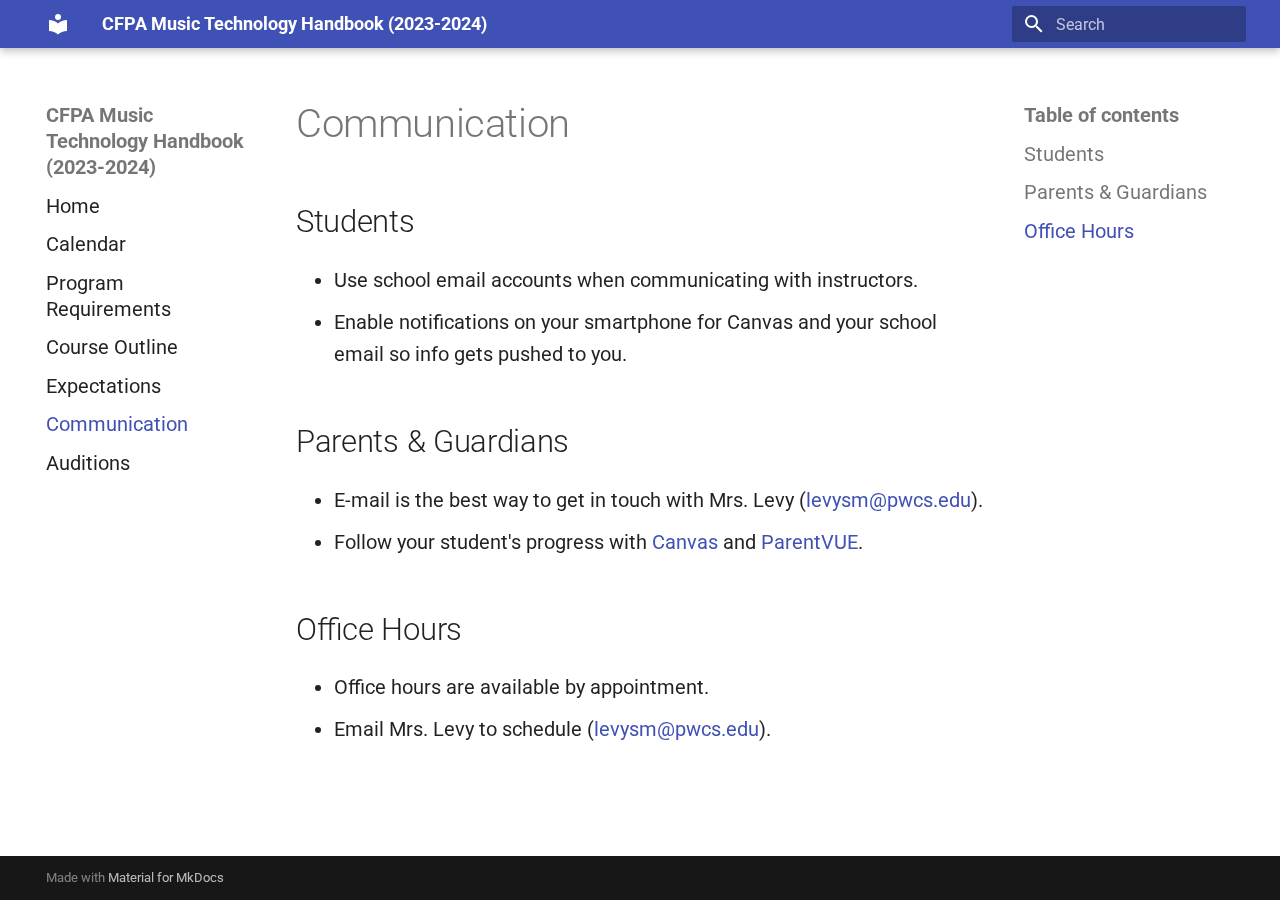
<file: communication/index.html>
<!doctype html>
<html lang="en" class="no-js">
  <head>
    
      <meta charset="utf-8">
      <meta name="viewport" content="width=device-width,initial-scale=1">
      
      
      
      
        <link rel="prev" href="../expectations/">
      
      
        <link rel="next" href="../auditions/">
      
      
      <link rel="icon" href="../assets/images/favicon.png">
      <meta name="generator" content="mkdocs-1.5.2, mkdocs-material-9.2.8">
    
    
      
        <title>Communication - CFPA Music Technology Handbook (2023-2024)</title>
      
    
    
      <link rel="stylesheet" href="../assets/stylesheets/main.046329b4.min.css">
      
      


    
    
      
    
    
      
        
        
        <link rel="preconnect" href="https://fonts.gstatic.com" crossorigin>
        <link rel="stylesheet" href="https://fonts.googleapis.com/css?family=Roboto:300,300i,400,400i,700,700i%7CRoboto+Mono:400,400i,700,700i&display=fallback">
        <style>:root{--md-text-font:"Roboto";--md-code-font:"Roboto Mono"}</style>
      
    
    
      <link rel="stylesheet" href="../stylesheets/extra.css">
    
    <script>__md_scope=new URL("..",location),__md_hash=e=>[...e].reduce((e,_)=>(e<<5)-e+_.charCodeAt(0),0),__md_get=(e,_=localStorage,t=__md_scope)=>JSON.parse(_.getItem(t.pathname+"."+e)),__md_set=(e,_,t=localStorage,a=__md_scope)=>{try{t.setItem(a.pathname+"."+e,JSON.stringify(_))}catch(e){}}</script>
    
      

    
    
    
  </head>
  
  
    <body dir="ltr">
  
    
    
      <script>var palette=__md_get("__palette");if(palette&&"object"==typeof palette.color)for(var key of Object.keys(palette.color))document.body.setAttribute("data-md-color-"+key,palette.color[key])</script>
    
    <input class="md-toggle" data-md-toggle="drawer" type="checkbox" id="__drawer" autocomplete="off">
    <input class="md-toggle" data-md-toggle="search" type="checkbox" id="__search" autocomplete="off">
    <label class="md-overlay" for="__drawer"></label>
    <div data-md-component="skip">
      
        
        <a href="#communication" class="md-skip">
          Skip to content
        </a>
      
    </div>
    <div data-md-component="announce">
      
    </div>
    
    
      

  

<header class="md-header md-header--shadow" data-md-component="header">
  <nav class="md-header__inner md-grid" aria-label="Header">
    <a href=".." title="CFPA Music Technology Handbook (2023-2024)" class="md-header__button md-logo" aria-label="CFPA Music Technology Handbook (2023-2024)" data-md-component="logo">
      
  
  <svg xmlns="http://www.w3.org/2000/svg" viewBox="0 0 24 24"><path d="M12 8a3 3 0 0 0 3-3 3 3 0 0 0-3-3 3 3 0 0 0-3 3 3 3 0 0 0 3 3m0 3.54C9.64 9.35 6.5 8 3 8v11c3.5 0 6.64 1.35 9 3.54 2.36-2.19 5.5-3.54 9-3.54V8c-3.5 0-6.64 1.35-9 3.54Z"/></svg>

    </a>
    <label class="md-header__button md-icon" for="__drawer">
      
      <svg xmlns="http://www.w3.org/2000/svg" viewBox="0 0 24 24"><path d="M3 6h18v2H3V6m0 5h18v2H3v-2m0 5h18v2H3v-2Z"/></svg>
    </label>
    <div class="md-header__title" data-md-component="header-title">
      <div class="md-header__ellipsis">
        <div class="md-header__topic">
          <span class="md-ellipsis">
            CFPA Music Technology Handbook (2023-2024)
          </span>
        </div>
        <div class="md-header__topic" data-md-component="header-topic">
          <span class="md-ellipsis">
            
              Communication
            
          </span>
        </div>
      </div>
    </div>
    
    
    
      <label class="md-header__button md-icon" for="__search">
        
        <svg xmlns="http://www.w3.org/2000/svg" viewBox="0 0 24 24"><path d="M9.5 3A6.5 6.5 0 0 1 16 9.5c0 1.61-.59 3.09-1.56 4.23l.27.27h.79l5 5-1.5 1.5-5-5v-.79l-.27-.27A6.516 6.516 0 0 1 9.5 16 6.5 6.5 0 0 1 3 9.5 6.5 6.5 0 0 1 9.5 3m0 2C7 5 5 7 5 9.5S7 14 9.5 14 14 12 14 9.5 12 5 9.5 5Z"/></svg>
      </label>
      <div class="md-search" data-md-component="search" role="dialog">
  <label class="md-search__overlay" for="__search"></label>
  <div class="md-search__inner" role="search">
    <form class="md-search__form" name="search">
      <input type="text" class="md-search__input" name="query" aria-label="Search" placeholder="Search" autocapitalize="off" autocorrect="off" autocomplete="off" spellcheck="false" data-md-component="search-query" required>
      <label class="md-search__icon md-icon" for="__search">
        
        <svg xmlns="http://www.w3.org/2000/svg" viewBox="0 0 24 24"><path d="M9.5 3A6.5 6.5 0 0 1 16 9.5c0 1.61-.59 3.09-1.56 4.23l.27.27h.79l5 5-1.5 1.5-5-5v-.79l-.27-.27A6.516 6.516 0 0 1 9.5 16 6.5 6.5 0 0 1 3 9.5 6.5 6.5 0 0 1 9.5 3m0 2C7 5 5 7 5 9.5S7 14 9.5 14 14 12 14 9.5 12 5 9.5 5Z"/></svg>
        
        <svg xmlns="http://www.w3.org/2000/svg" viewBox="0 0 24 24"><path d="M20 11v2H8l5.5 5.5-1.42 1.42L4.16 12l7.92-7.92L13.5 5.5 8 11h12Z"/></svg>
      </label>
      <nav class="md-search__options" aria-label="Search">
        
        <button type="reset" class="md-search__icon md-icon" title="Clear" aria-label="Clear" tabindex="-1">
          
          <svg xmlns="http://www.w3.org/2000/svg" viewBox="0 0 24 24"><path d="M19 6.41 17.59 5 12 10.59 6.41 5 5 6.41 10.59 12 5 17.59 6.41 19 12 13.41 17.59 19 19 17.59 13.41 12 19 6.41Z"/></svg>
        </button>
      </nav>
      
    </form>
    <div class="md-search__output">
      <div class="md-search__scrollwrap" data-md-scrollfix>
        <div class="md-search-result" data-md-component="search-result">
          <div class="md-search-result__meta">
            Initializing search
          </div>
          <ol class="md-search-result__list" role="presentation"></ol>
        </div>
      </div>
    </div>
  </div>
</div>
    
    
  </nav>
  
</header>
    
    <div class="md-container" data-md-component="container">
      
      
        
          
        
      
      <main class="md-main" data-md-component="main">
        <div class="md-main__inner md-grid">
          
            
              
              <div class="md-sidebar md-sidebar--primary" data-md-component="sidebar" data-md-type="navigation" >
                <div class="md-sidebar__scrollwrap">
                  <div class="md-sidebar__inner">
                    



<nav class="md-nav md-nav--primary" aria-label="Navigation" data-md-level="0">
  <label class="md-nav__title" for="__drawer">
    <a href=".." title="CFPA Music Technology Handbook (2023-2024)" class="md-nav__button md-logo" aria-label="CFPA Music Technology Handbook (2023-2024)" data-md-component="logo">
      
  
  <svg xmlns="http://www.w3.org/2000/svg" viewBox="0 0 24 24"><path d="M12 8a3 3 0 0 0 3-3 3 3 0 0 0-3-3 3 3 0 0 0-3 3 3 3 0 0 0 3 3m0 3.54C9.64 9.35 6.5 8 3 8v11c3.5 0 6.64 1.35 9 3.54 2.36-2.19 5.5-3.54 9-3.54V8c-3.5 0-6.64 1.35-9 3.54Z"/></svg>

    </a>
    CFPA Music Technology Handbook (2023-2024)
  </label>
  
  <ul class="md-nav__list" data-md-scrollfix>
    
      
      
  
  
  
    <li class="md-nav__item">
      <a href=".." class="md-nav__link">
        
  
  <span class="md-ellipsis">
    Home
  </span>
  

      </a>
    </li>
  

    
      
      
  
  
  
    <li class="md-nav__item">
      <a href="../calendar/" class="md-nav__link">
        
  
  <span class="md-ellipsis">
    Calendar
  </span>
  

      </a>
    </li>
  

    
      
      
  
  
  
    <li class="md-nav__item">
      <a href="../program-requirements/" class="md-nav__link">
        
  
  <span class="md-ellipsis">
    Program Requirements
  </span>
  

      </a>
    </li>
  

    
      
      
  
  
  
    <li class="md-nav__item">
      <a href="../course-outline/" class="md-nav__link">
        
  
  <span class="md-ellipsis">
    Course Outline
  </span>
  

      </a>
    </li>
  

    
      
      
  
  
  
    <li class="md-nav__item">
      <a href="../expectations/" class="md-nav__link">
        
  
  <span class="md-ellipsis">
    Expectations
  </span>
  

      </a>
    </li>
  

    
      
      
  
  
    
  
  
    <li class="md-nav__item md-nav__item--active">
      
      <input class="md-nav__toggle md-toggle" type="checkbox" id="__toc">
      
      
        
      
      
        <label class="md-nav__link md-nav__link--active" for="__toc">
          
  
  <span class="md-ellipsis">
    Communication
  </span>
  

          <span class="md-nav__icon md-icon"></span>
        </label>
      
      <a href="./" class="md-nav__link md-nav__link--active">
        
  
  <span class="md-ellipsis">
    Communication
  </span>
  

      </a>
      
        

<nav class="md-nav md-nav--secondary" aria-label="Table of contents">
  
  
  
    
  
  
    <label class="md-nav__title" for="__toc">
      <span class="md-nav__icon md-icon"></span>
      Table of contents
    </label>
    <ul class="md-nav__list" data-md-component="toc" data-md-scrollfix>
      
        <li class="md-nav__item">
  <a href="#students" class="md-nav__link">
    Students
  </a>
  
</li>
      
        <li class="md-nav__item">
  <a href="#parents-guardians" class="md-nav__link">
    Parents &amp; Guardians
  </a>
  
</li>
      
        <li class="md-nav__item">
  <a href="#office-hours" class="md-nav__link">
    Office Hours
  </a>
  
</li>
      
    </ul>
  
</nav>
      
    </li>
  

    
      
      
  
  
  
    <li class="md-nav__item">
      <a href="../auditions/" class="md-nav__link">
        
  
  <span class="md-ellipsis">
    Auditions
  </span>
  

      </a>
    </li>
  

    
  </ul>
</nav>
                  </div>
                </div>
              </div>
            
            
              
              <div class="md-sidebar md-sidebar--secondary" data-md-component="sidebar" data-md-type="toc" >
                <div class="md-sidebar__scrollwrap">
                  <div class="md-sidebar__inner">
                    

<nav class="md-nav md-nav--secondary" aria-label="Table of contents">
  
  
  
    
  
  
    <label class="md-nav__title" for="__toc">
      <span class="md-nav__icon md-icon"></span>
      Table of contents
    </label>
    <ul class="md-nav__list" data-md-component="toc" data-md-scrollfix>
      
        <li class="md-nav__item">
  <a href="#students" class="md-nav__link">
    Students
  </a>
  
</li>
      
        <li class="md-nav__item">
  <a href="#parents-guardians" class="md-nav__link">
    Parents &amp; Guardians
  </a>
  
</li>
      
        <li class="md-nav__item">
  <a href="#office-hours" class="md-nav__link">
    Office Hours
  </a>
  
</li>
      
    </ul>
  
</nav>
                  </div>
                </div>
              </div>
            
          
          
            <div class="md-content" data-md-component="content">
              <article class="md-content__inner md-typeset">
                
                  


<h1 id="communication">Communication</h1>
<h2 id="students">Students</h2>
<ul>
<li>Use school email accounts when communicating with instructors.</li>
<li>Enable notifications on your smartphone for Canvas and your school email so info gets pushed to you.</li>
</ul>
<h2 id="parents-guardians">Parents &amp; Guardians</h2>
<ul>
<li>E-mail is the best way to get in touch with Mrs. Levy (<a href="&#109;&#97;&#105;&#108;&#116;&#111;&#58;&#108;&#101;&#118;&#121;&#115;&#109;&#64;&#112;&#119;&#99;&#115;&#46;&#101;&#100;&#117;">&#108;&#101;&#118;&#121;&#115;&#109;&#64;&#112;&#119;&#99;&#115;&#46;&#101;&#100;&#117;</a>).</li>
<li>Follow your student's progress with <a href="https://www.pwcs.edu/departments/instructional_technology/canvas_and_zoom/index">Canvas</a> and <a href="https://www.pwcs.edu/about_us/the_hub/parent_vue_information">ParentVUE</a>.</li>
</ul>
<h2 id="office-hours">Office Hours</h2>
<ul>
<li>Office hours are available by appointment.</li>
<li>Email Mrs. Levy to schedule (<a href="&#109;&#97;&#105;&#108;&#116;&#111;&#58;&#108;&#101;&#118;&#121;&#115;&#109;&#64;&#112;&#119;&#99;&#115;&#46;&#101;&#100;&#117;">&#108;&#101;&#118;&#121;&#115;&#109;&#64;&#112;&#119;&#99;&#115;&#46;&#101;&#100;&#117;</a>).</li>
</ul>





                
              </article>
            </div>
          
          
        </div>
        
      </main>
      
        <footer class="md-footer">
  
  <div class="md-footer-meta md-typeset">
    <div class="md-footer-meta__inner md-grid">
      <div class="md-copyright">
  
  
    Made with
    <a href="https://squidfunk.github.io/mkdocs-material/" target="_blank" rel="noopener">
      Material for MkDocs
    </a>
  
</div>
      
    </div>
  </div>
</footer>
      
    </div>
    <div class="md-dialog" data-md-component="dialog">
      <div class="md-dialog__inner md-typeset"></div>
    </div>
    
    <script id="__config" type="application/json">{"base": "..", "features": [], "search": "../assets/javascripts/workers/search.dfff1995.min.js", "translations": {"clipboard.copied": "Copied to clipboard", "clipboard.copy": "Copy to clipboard", "search.result.more.one": "1 more on this page", "search.result.more.other": "# more on this page", "search.result.none": "No matching documents", "search.result.one": "1 matching document", "search.result.other": "# matching documents", "search.result.placeholder": "Type to start searching", "search.result.term.missing": "Missing", "select.version": "Select version"}}</script>
    
    
      <script src="../assets/javascripts/bundle.dff1b7c8.min.js"></script>
      
    
  </body>
</html>
</file>
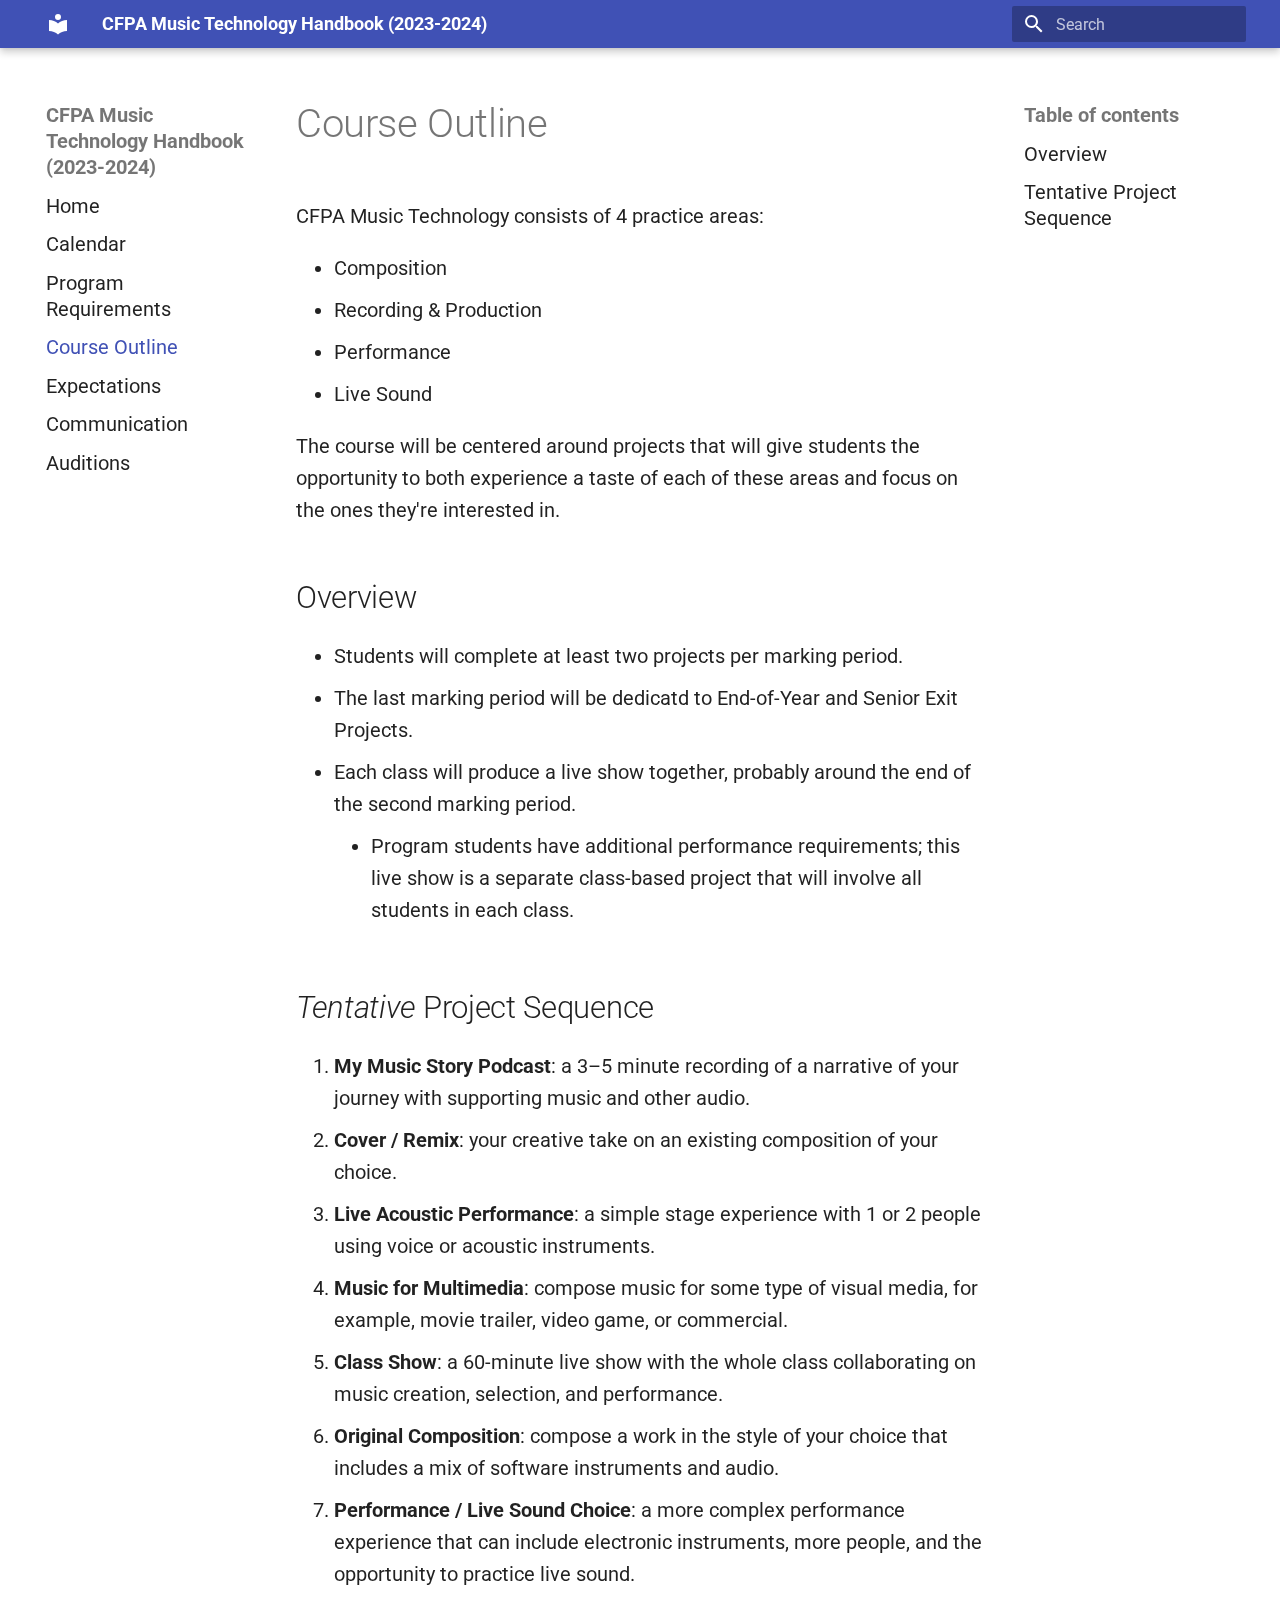
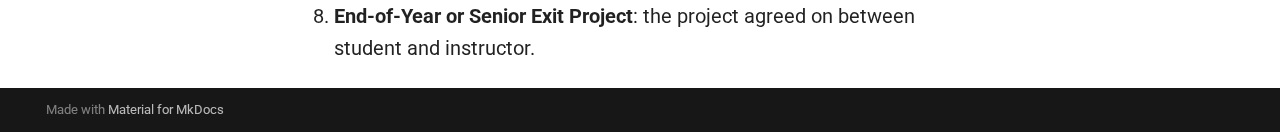
<file: course-outline/index.html>
<!doctype html>
<html lang="en" class="no-js">
  <head>
    
      <meta charset="utf-8">
      <meta name="viewport" content="width=device-width,initial-scale=1">
      
      
      
      
        <link rel="prev" href="../program-requirements/">
      
      
        <link rel="next" href="../expectations/">
      
      
      <link rel="icon" href="../assets/images/favicon.png">
      <meta name="generator" content="mkdocs-1.5.2, mkdocs-material-9.2.8">
    
    
      
        <title>Course Outline - CFPA Music Technology Handbook (2023-2024)</title>
      
    
    
      <link rel="stylesheet" href="../assets/stylesheets/main.046329b4.min.css">
      
      


    
    
      
    
    
      
        
        
        <link rel="preconnect" href="https://fonts.gstatic.com" crossorigin>
        <link rel="stylesheet" href="https://fonts.googleapis.com/css?family=Roboto:300,300i,400,400i,700,700i%7CRoboto+Mono:400,400i,700,700i&display=fallback">
        <style>:root{--md-text-font:"Roboto";--md-code-font:"Roboto Mono"}</style>
      
    
    
      <link rel="stylesheet" href="../stylesheets/extra.css">
    
    <script>__md_scope=new URL("..",location),__md_hash=e=>[...e].reduce((e,_)=>(e<<5)-e+_.charCodeAt(0),0),__md_get=(e,_=localStorage,t=__md_scope)=>JSON.parse(_.getItem(t.pathname+"."+e)),__md_set=(e,_,t=localStorage,a=__md_scope)=>{try{t.setItem(a.pathname+"."+e,JSON.stringify(_))}catch(e){}}</script>
    
      

    
    
    
  </head>
  
  
    <body dir="ltr">
  
    
    
      <script>var palette=__md_get("__palette");if(palette&&"object"==typeof palette.color)for(var key of Object.keys(palette.color))document.body.setAttribute("data-md-color-"+key,palette.color[key])</script>
    
    <input class="md-toggle" data-md-toggle="drawer" type="checkbox" id="__drawer" autocomplete="off">
    <input class="md-toggle" data-md-toggle="search" type="checkbox" id="__search" autocomplete="off">
    <label class="md-overlay" for="__drawer"></label>
    <div data-md-component="skip">
      
        
        <a href="#course-outline" class="md-skip">
          Skip to content
        </a>
      
    </div>
    <div data-md-component="announce">
      
    </div>
    
    
      

  

<header class="md-header md-header--shadow" data-md-component="header">
  <nav class="md-header__inner md-grid" aria-label="Header">
    <a href=".." title="CFPA Music Technology Handbook (2023-2024)" class="md-header__button md-logo" aria-label="CFPA Music Technology Handbook (2023-2024)" data-md-component="logo">
      
  
  <svg xmlns="http://www.w3.org/2000/svg" viewBox="0 0 24 24"><path d="M12 8a3 3 0 0 0 3-3 3 3 0 0 0-3-3 3 3 0 0 0-3 3 3 3 0 0 0 3 3m0 3.54C9.64 9.35 6.5 8 3 8v11c3.5 0 6.64 1.35 9 3.54 2.36-2.19 5.5-3.54 9-3.54V8c-3.5 0-6.64 1.35-9 3.54Z"/></svg>

    </a>
    <label class="md-header__button md-icon" for="__drawer">
      
      <svg xmlns="http://www.w3.org/2000/svg" viewBox="0 0 24 24"><path d="M3 6h18v2H3V6m0 5h18v2H3v-2m0 5h18v2H3v-2Z"/></svg>
    </label>
    <div class="md-header__title" data-md-component="header-title">
      <div class="md-header__ellipsis">
        <div class="md-header__topic">
          <span class="md-ellipsis">
            CFPA Music Technology Handbook (2023-2024)
          </span>
        </div>
        <div class="md-header__topic" data-md-component="header-topic">
          <span class="md-ellipsis">
            
              Course Outline
            
          </span>
        </div>
      </div>
    </div>
    
    
    
      <label class="md-header__button md-icon" for="__search">
        
        <svg xmlns="http://www.w3.org/2000/svg" viewBox="0 0 24 24"><path d="M9.5 3A6.5 6.5 0 0 1 16 9.5c0 1.61-.59 3.09-1.56 4.23l.27.27h.79l5 5-1.5 1.5-5-5v-.79l-.27-.27A6.516 6.516 0 0 1 9.5 16 6.5 6.5 0 0 1 3 9.5 6.5 6.5 0 0 1 9.5 3m0 2C7 5 5 7 5 9.5S7 14 9.5 14 14 12 14 9.5 12 5 9.5 5Z"/></svg>
      </label>
      <div class="md-search" data-md-component="search" role="dialog">
  <label class="md-search__overlay" for="__search"></label>
  <div class="md-search__inner" role="search">
    <form class="md-search__form" name="search">
      <input type="text" class="md-search__input" name="query" aria-label="Search" placeholder="Search" autocapitalize="off" autocorrect="off" autocomplete="off" spellcheck="false" data-md-component="search-query" required>
      <label class="md-search__icon md-icon" for="__search">
        
        <svg xmlns="http://www.w3.org/2000/svg" viewBox="0 0 24 24"><path d="M9.5 3A6.5 6.5 0 0 1 16 9.5c0 1.61-.59 3.09-1.56 4.23l.27.27h.79l5 5-1.5 1.5-5-5v-.79l-.27-.27A6.516 6.516 0 0 1 9.5 16 6.5 6.5 0 0 1 3 9.5 6.5 6.5 0 0 1 9.5 3m0 2C7 5 5 7 5 9.5S7 14 9.5 14 14 12 14 9.5 12 5 9.5 5Z"/></svg>
        
        <svg xmlns="http://www.w3.org/2000/svg" viewBox="0 0 24 24"><path d="M20 11v2H8l5.5 5.5-1.42 1.42L4.16 12l7.92-7.92L13.5 5.5 8 11h12Z"/></svg>
      </label>
      <nav class="md-search__options" aria-label="Search">
        
        <button type="reset" class="md-search__icon md-icon" title="Clear" aria-label="Clear" tabindex="-1">
          
          <svg xmlns="http://www.w3.org/2000/svg" viewBox="0 0 24 24"><path d="M19 6.41 17.59 5 12 10.59 6.41 5 5 6.41 10.59 12 5 17.59 6.41 19 12 13.41 17.59 19 19 17.59 13.41 12 19 6.41Z"/></svg>
        </button>
      </nav>
      
    </form>
    <div class="md-search__output">
      <div class="md-search__scrollwrap" data-md-scrollfix>
        <div class="md-search-result" data-md-component="search-result">
          <div class="md-search-result__meta">
            Initializing search
          </div>
          <ol class="md-search-result__list" role="presentation"></ol>
        </div>
      </div>
    </div>
  </div>
</div>
    
    
  </nav>
  
</header>
    
    <div class="md-container" data-md-component="container">
      
      
        
          
        
      
      <main class="md-main" data-md-component="main">
        <div class="md-main__inner md-grid">
          
            
              
              <div class="md-sidebar md-sidebar--primary" data-md-component="sidebar" data-md-type="navigation" >
                <div class="md-sidebar__scrollwrap">
                  <div class="md-sidebar__inner">
                    



<nav class="md-nav md-nav--primary" aria-label="Navigation" data-md-level="0">
  <label class="md-nav__title" for="__drawer">
    <a href=".." title="CFPA Music Technology Handbook (2023-2024)" class="md-nav__button md-logo" aria-label="CFPA Music Technology Handbook (2023-2024)" data-md-component="logo">
      
  
  <svg xmlns="http://www.w3.org/2000/svg" viewBox="0 0 24 24"><path d="M12 8a3 3 0 0 0 3-3 3 3 0 0 0-3-3 3 3 0 0 0-3 3 3 3 0 0 0 3 3m0 3.54C9.64 9.35 6.5 8 3 8v11c3.5 0 6.64 1.35 9 3.54 2.36-2.19 5.5-3.54 9-3.54V8c-3.5 0-6.64 1.35-9 3.54Z"/></svg>

    </a>
    CFPA Music Technology Handbook (2023-2024)
  </label>
  
  <ul class="md-nav__list" data-md-scrollfix>
    
      
      
  
  
  
    <li class="md-nav__item">
      <a href=".." class="md-nav__link">
        
  
  <span class="md-ellipsis">
    Home
  </span>
  

      </a>
    </li>
  

    
      
      
  
  
  
    <li class="md-nav__item">
      <a href="../calendar/" class="md-nav__link">
        
  
  <span class="md-ellipsis">
    Calendar
  </span>
  

      </a>
    </li>
  

    
      
      
  
  
  
    <li class="md-nav__item">
      <a href="../program-requirements/" class="md-nav__link">
        
  
  <span class="md-ellipsis">
    Program Requirements
  </span>
  

      </a>
    </li>
  

    
      
      
  
  
    
  
  
    <li class="md-nav__item md-nav__item--active">
      
      <input class="md-nav__toggle md-toggle" type="checkbox" id="__toc">
      
      
        
      
      
        <label class="md-nav__link md-nav__link--active" for="__toc">
          
  
  <span class="md-ellipsis">
    Course Outline
  </span>
  

          <span class="md-nav__icon md-icon"></span>
        </label>
      
      <a href="./" class="md-nav__link md-nav__link--active">
        
  
  <span class="md-ellipsis">
    Course Outline
  </span>
  

      </a>
      
        

<nav class="md-nav md-nav--secondary" aria-label="Table of contents">
  
  
  
    
  
  
    <label class="md-nav__title" for="__toc">
      <span class="md-nav__icon md-icon"></span>
      Table of contents
    </label>
    <ul class="md-nav__list" data-md-component="toc" data-md-scrollfix>
      
        <li class="md-nav__item">
  <a href="#overview" class="md-nav__link">
    Overview
  </a>
  
</li>
      
        <li class="md-nav__item">
  <a href="#tentative-project-sequence" class="md-nav__link">
    Tentative Project Sequence
  </a>
  
</li>
      
    </ul>
  
</nav>
      
    </li>
  

    
      
      
  
  
  
    <li class="md-nav__item">
      <a href="../expectations/" class="md-nav__link">
        
  
  <span class="md-ellipsis">
    Expectations
  </span>
  

      </a>
    </li>
  

    
      
      
  
  
  
    <li class="md-nav__item">
      <a href="../communication/" class="md-nav__link">
        
  
  <span class="md-ellipsis">
    Communication
  </span>
  

      </a>
    </li>
  

    
      
      
  
  
  
    <li class="md-nav__item">
      <a href="../auditions/" class="md-nav__link">
        
  
  <span class="md-ellipsis">
    Auditions
  </span>
  

      </a>
    </li>
  

    
  </ul>
</nav>
                  </div>
                </div>
              </div>
            
            
              
              <div class="md-sidebar md-sidebar--secondary" data-md-component="sidebar" data-md-type="toc" >
                <div class="md-sidebar__scrollwrap">
                  <div class="md-sidebar__inner">
                    

<nav class="md-nav md-nav--secondary" aria-label="Table of contents">
  
  
  
    
  
  
    <label class="md-nav__title" for="__toc">
      <span class="md-nav__icon md-icon"></span>
      Table of contents
    </label>
    <ul class="md-nav__list" data-md-component="toc" data-md-scrollfix>
      
        <li class="md-nav__item">
  <a href="#overview" class="md-nav__link">
    Overview
  </a>
  
</li>
      
        <li class="md-nav__item">
  <a href="#tentative-project-sequence" class="md-nav__link">
    Tentative Project Sequence
  </a>
  
</li>
      
    </ul>
  
</nav>
                  </div>
                </div>
              </div>
            
          
          
            <div class="md-content" data-md-component="content">
              <article class="md-content__inner md-typeset">
                
                  


<h1 id="course-outline">Course Outline</h1>
<p>CFPA Music Technology consists of 4 practice areas:</p>
<ul>
<li>Composition</li>
<li>Recording &amp; Production</li>
<li>Performance</li>
<li>Live Sound</li>
</ul>
<p>The course will be centered around projects that will give students the opportunity to both experience a taste of each of these areas and focus on the ones they're interested in.</p>
<h2 id="overview">Overview</h2>
<ul>
<li>Students will complete at least two projects per marking period.</li>
<li>The last marking period will be dedicatd to End-of-Year and Senior Exit Projects.</li>
<li>Each class will produce a live show together, probably around the end of the second marking period.<ul>
<li>Program students have additional performance requirements; this live show is a separate class-based project that will involve all students in each class.</li>
</ul>
</li>
</ul>
<h2 id="tentative-project-sequence"><em>Tentative</em> Project Sequence</h2>
<ol>
<li><strong>My Music Story Podcast</strong>: a 3–5 minute recording of a narrative of your journey with supporting music and other audio.</li>
<li><strong>Cover / Remix</strong>: your creative take on an existing composition of your choice.</li>
<li><strong>Live Acoustic Performance</strong>: a simple stage experience with 1 or 2 people using voice or acoustic instruments.</li>
<li><strong>Music for Multimedia</strong>: compose music for some type of visual media, for example, movie trailer, video game, or commercial.</li>
<li><strong>Class Show</strong>: a 60-minute live show with the whole class collaborating on music creation, selection, and performance.</li>
<li><strong>Original Composition</strong>: compose a work in the style of your choice that includes a mix of software instruments and audio.</li>
<li><strong>Performance / Live Sound Choice</strong>: a more complex performance experience that can include electronic instruments, more people, and the opportunity to practice live sound.</li>
<li><strong>End-of-Year or Senior Exit Project</strong>: the project agreed on between student and instructor.</li>
</ol>





                
              </article>
            </div>
          
          
        </div>
        
      </main>
      
        <footer class="md-footer">
  
  <div class="md-footer-meta md-typeset">
    <div class="md-footer-meta__inner md-grid">
      <div class="md-copyright">
  
  
    Made with
    <a href="https://squidfunk.github.io/mkdocs-material/" target="_blank" rel="noopener">
      Material for MkDocs
    </a>
  
</div>
      
    </div>
  </div>
</footer>
      
    </div>
    <div class="md-dialog" data-md-component="dialog">
      <div class="md-dialog__inner md-typeset"></div>
    </div>
    
    <script id="__config" type="application/json">{"base": "..", "features": [], "search": "../assets/javascripts/workers/search.dfff1995.min.js", "translations": {"clipboard.copied": "Copied to clipboard", "clipboard.copy": "Copy to clipboard", "search.result.more.one": "1 more on this page", "search.result.more.other": "# more on this page", "search.result.none": "No matching documents", "search.result.one": "1 matching document", "search.result.other": "# matching documents", "search.result.placeholder": "Type to start searching", "search.result.term.missing": "Missing", "select.version": "Select version"}}</script>
    
    
      <script src="../assets/javascripts/bundle.dff1b7c8.min.js"></script>
      
    
  </body>
</html>
</file>
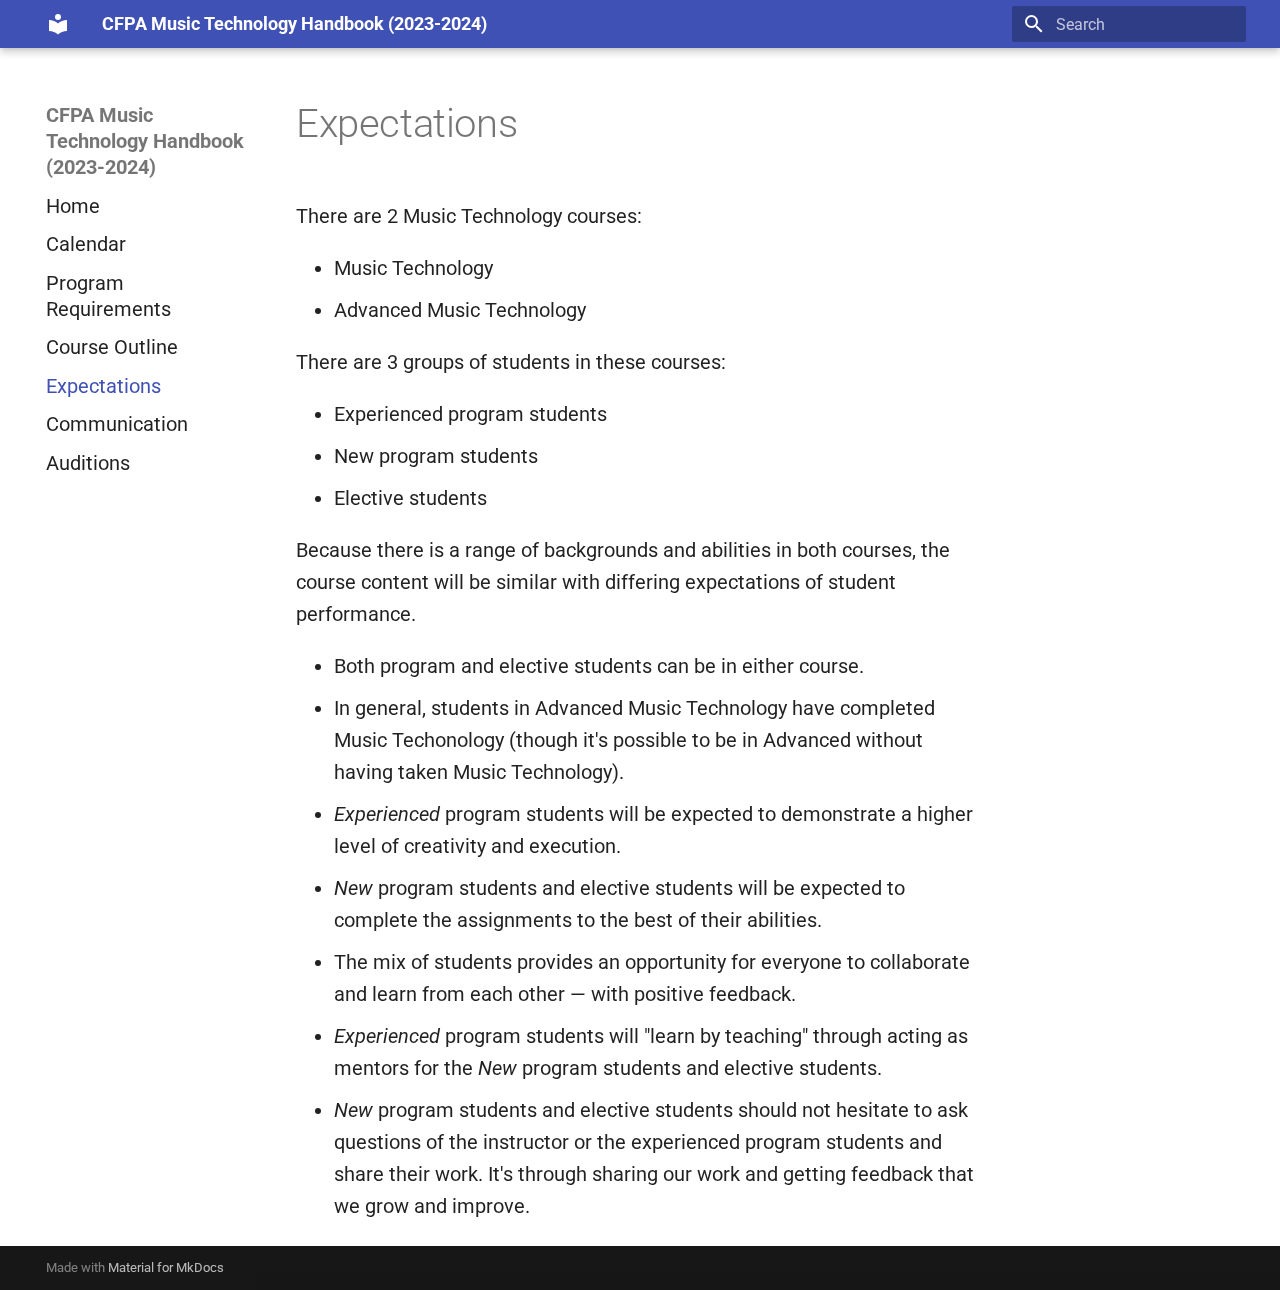
<file: expectations/index.html>
<!doctype html>
<html lang="en" class="no-js">
  <head>
    
      <meta charset="utf-8">
      <meta name="viewport" content="width=device-width,initial-scale=1">
      
      
      
      
        <link rel="prev" href="../course-outline/">
      
      
        <link rel="next" href="../communication/">
      
      
      <link rel="icon" href="../assets/images/favicon.png">
      <meta name="generator" content="mkdocs-1.5.2, mkdocs-material-9.2.8">
    
    
      
        <title>Expectations - CFPA Music Technology Handbook (2023-2024)</title>
      
    
    
      <link rel="stylesheet" href="../assets/stylesheets/main.046329b4.min.css">
      
      


    
    
      
    
    
      
        
        
        <link rel="preconnect" href="https://fonts.gstatic.com" crossorigin>
        <link rel="stylesheet" href="https://fonts.googleapis.com/css?family=Roboto:300,300i,400,400i,700,700i%7CRoboto+Mono:400,400i,700,700i&display=fallback">
        <style>:root{--md-text-font:"Roboto";--md-code-font:"Roboto Mono"}</style>
      
    
    
      <link rel="stylesheet" href="../stylesheets/extra.css">
    
    <script>__md_scope=new URL("..",location),__md_hash=e=>[...e].reduce((e,_)=>(e<<5)-e+_.charCodeAt(0),0),__md_get=(e,_=localStorage,t=__md_scope)=>JSON.parse(_.getItem(t.pathname+"."+e)),__md_set=(e,_,t=localStorage,a=__md_scope)=>{try{t.setItem(a.pathname+"."+e,JSON.stringify(_))}catch(e){}}</script>
    
      

    
    
    
  </head>
  
  
    <body dir="ltr">
  
    
    
      <script>var palette=__md_get("__palette");if(palette&&"object"==typeof palette.color)for(var key of Object.keys(palette.color))document.body.setAttribute("data-md-color-"+key,palette.color[key])</script>
    
    <input class="md-toggle" data-md-toggle="drawer" type="checkbox" id="__drawer" autocomplete="off">
    <input class="md-toggle" data-md-toggle="search" type="checkbox" id="__search" autocomplete="off">
    <label class="md-overlay" for="__drawer"></label>
    <div data-md-component="skip">
      
        
        <a href="#expectations" class="md-skip">
          Skip to content
        </a>
      
    </div>
    <div data-md-component="announce">
      
    </div>
    
    
      

  

<header class="md-header md-header--shadow" data-md-component="header">
  <nav class="md-header__inner md-grid" aria-label="Header">
    <a href=".." title="CFPA Music Technology Handbook (2023-2024)" class="md-header__button md-logo" aria-label="CFPA Music Technology Handbook (2023-2024)" data-md-component="logo">
      
  
  <svg xmlns="http://www.w3.org/2000/svg" viewBox="0 0 24 24"><path d="M12 8a3 3 0 0 0 3-3 3 3 0 0 0-3-3 3 3 0 0 0-3 3 3 3 0 0 0 3 3m0 3.54C9.64 9.35 6.5 8 3 8v11c3.5 0 6.64 1.35 9 3.54 2.36-2.19 5.5-3.54 9-3.54V8c-3.5 0-6.64 1.35-9 3.54Z"/></svg>

    </a>
    <label class="md-header__button md-icon" for="__drawer">
      
      <svg xmlns="http://www.w3.org/2000/svg" viewBox="0 0 24 24"><path d="M3 6h18v2H3V6m0 5h18v2H3v-2m0 5h18v2H3v-2Z"/></svg>
    </label>
    <div class="md-header__title" data-md-component="header-title">
      <div class="md-header__ellipsis">
        <div class="md-header__topic">
          <span class="md-ellipsis">
            CFPA Music Technology Handbook (2023-2024)
          </span>
        </div>
        <div class="md-header__topic" data-md-component="header-topic">
          <span class="md-ellipsis">
            
              Expectations
            
          </span>
        </div>
      </div>
    </div>
    
    
    
      <label class="md-header__button md-icon" for="__search">
        
        <svg xmlns="http://www.w3.org/2000/svg" viewBox="0 0 24 24"><path d="M9.5 3A6.5 6.5 0 0 1 16 9.5c0 1.61-.59 3.09-1.56 4.23l.27.27h.79l5 5-1.5 1.5-5-5v-.79l-.27-.27A6.516 6.516 0 0 1 9.5 16 6.5 6.5 0 0 1 3 9.5 6.5 6.5 0 0 1 9.5 3m0 2C7 5 5 7 5 9.5S7 14 9.5 14 14 12 14 9.5 12 5 9.5 5Z"/></svg>
      </label>
      <div class="md-search" data-md-component="search" role="dialog">
  <label class="md-search__overlay" for="__search"></label>
  <div class="md-search__inner" role="search">
    <form class="md-search__form" name="search">
      <input type="text" class="md-search__input" name="query" aria-label="Search" placeholder="Search" autocapitalize="off" autocorrect="off" autocomplete="off" spellcheck="false" data-md-component="search-query" required>
      <label class="md-search__icon md-icon" for="__search">
        
        <svg xmlns="http://www.w3.org/2000/svg" viewBox="0 0 24 24"><path d="M9.5 3A6.5 6.5 0 0 1 16 9.5c0 1.61-.59 3.09-1.56 4.23l.27.27h.79l5 5-1.5 1.5-5-5v-.79l-.27-.27A6.516 6.516 0 0 1 9.5 16 6.5 6.5 0 0 1 3 9.5 6.5 6.5 0 0 1 9.5 3m0 2C7 5 5 7 5 9.5S7 14 9.5 14 14 12 14 9.5 12 5 9.5 5Z"/></svg>
        
        <svg xmlns="http://www.w3.org/2000/svg" viewBox="0 0 24 24"><path d="M20 11v2H8l5.5 5.5-1.42 1.42L4.16 12l7.92-7.92L13.5 5.5 8 11h12Z"/></svg>
      </label>
      <nav class="md-search__options" aria-label="Search">
        
        <button type="reset" class="md-search__icon md-icon" title="Clear" aria-label="Clear" tabindex="-1">
          
          <svg xmlns="http://www.w3.org/2000/svg" viewBox="0 0 24 24"><path d="M19 6.41 17.59 5 12 10.59 6.41 5 5 6.41 10.59 12 5 17.59 6.41 19 12 13.41 17.59 19 19 17.59 13.41 12 19 6.41Z"/></svg>
        </button>
      </nav>
      
    </form>
    <div class="md-search__output">
      <div class="md-search__scrollwrap" data-md-scrollfix>
        <div class="md-search-result" data-md-component="search-result">
          <div class="md-search-result__meta">
            Initializing search
          </div>
          <ol class="md-search-result__list" role="presentation"></ol>
        </div>
      </div>
    </div>
  </div>
</div>
    
    
  </nav>
  
</header>
    
    <div class="md-container" data-md-component="container">
      
      
        
          
        
      
      <main class="md-main" data-md-component="main">
        <div class="md-main__inner md-grid">
          
            
              
              <div class="md-sidebar md-sidebar--primary" data-md-component="sidebar" data-md-type="navigation" >
                <div class="md-sidebar__scrollwrap">
                  <div class="md-sidebar__inner">
                    



<nav class="md-nav md-nav--primary" aria-label="Navigation" data-md-level="0">
  <label class="md-nav__title" for="__drawer">
    <a href=".." title="CFPA Music Technology Handbook (2023-2024)" class="md-nav__button md-logo" aria-label="CFPA Music Technology Handbook (2023-2024)" data-md-component="logo">
      
  
  <svg xmlns="http://www.w3.org/2000/svg" viewBox="0 0 24 24"><path d="M12 8a3 3 0 0 0 3-3 3 3 0 0 0-3-3 3 3 0 0 0-3 3 3 3 0 0 0 3 3m0 3.54C9.64 9.35 6.5 8 3 8v11c3.5 0 6.64 1.35 9 3.54 2.36-2.19 5.5-3.54 9-3.54V8c-3.5 0-6.64 1.35-9 3.54Z"/></svg>

    </a>
    CFPA Music Technology Handbook (2023-2024)
  </label>
  
  <ul class="md-nav__list" data-md-scrollfix>
    
      
      
  
  
  
    <li class="md-nav__item">
      <a href=".." class="md-nav__link">
        
  
  <span class="md-ellipsis">
    Home
  </span>
  

      </a>
    </li>
  

    
      
      
  
  
  
    <li class="md-nav__item">
      <a href="../calendar/" class="md-nav__link">
        
  
  <span class="md-ellipsis">
    Calendar
  </span>
  

      </a>
    </li>
  

    
      
      
  
  
  
    <li class="md-nav__item">
      <a href="../program-requirements/" class="md-nav__link">
        
  
  <span class="md-ellipsis">
    Program Requirements
  </span>
  

      </a>
    </li>
  

    
      
      
  
  
  
    <li class="md-nav__item">
      <a href="../course-outline/" class="md-nav__link">
        
  
  <span class="md-ellipsis">
    Course Outline
  </span>
  

      </a>
    </li>
  

    
      
      
  
  
    
  
  
    <li class="md-nav__item md-nav__item--active">
      
      <input class="md-nav__toggle md-toggle" type="checkbox" id="__toc">
      
      
        
      
      
      <a href="./" class="md-nav__link md-nav__link--active">
        
  
  <span class="md-ellipsis">
    Expectations
  </span>
  

      </a>
      
    </li>
  

    
      
      
  
  
  
    <li class="md-nav__item">
      <a href="../communication/" class="md-nav__link">
        
  
  <span class="md-ellipsis">
    Communication
  </span>
  

      </a>
    </li>
  

    
      
      
  
  
  
    <li class="md-nav__item">
      <a href="../auditions/" class="md-nav__link">
        
  
  <span class="md-ellipsis">
    Auditions
  </span>
  

      </a>
    </li>
  

    
  </ul>
</nav>
                  </div>
                </div>
              </div>
            
            
              
              <div class="md-sidebar md-sidebar--secondary" data-md-component="sidebar" data-md-type="toc" >
                <div class="md-sidebar__scrollwrap">
                  <div class="md-sidebar__inner">
                    

<nav class="md-nav md-nav--secondary" aria-label="Table of contents">
  
  
  
    
  
  
</nav>
                  </div>
                </div>
              </div>
            
          
          
            <div class="md-content" data-md-component="content">
              <article class="md-content__inner md-typeset">
                
                  


<h1 id="expectations">Expectations</h1>
<p>There are 2 Music Technology courses:</p>
<ul>
<li>Music Technology</li>
<li>Advanced Music Technology</li>
</ul>
<p>There are 3 groups of students in these courses:</p>
<ul>
<li>Experienced program students</li>
<li>New program students</li>
<li>Elective students</li>
</ul>
<p>Because there is a range of backgrounds and abilities in both courses, the course content will be similar with differing expectations of student performance.</p>
<ul>
<li>Both program and elective students can be in either course.</li>
<li>In general, students in Advanced Music Technology have completed Music Techonology (though it's possible to be in Advanced without having taken Music Technology).</li>
<li><em>Experienced</em> program students will be expected to demonstrate a higher level of creativity and execution.</li>
<li><em>New</em> program students and elective students will be expected to complete the assignments to the best of their abilities.</li>
<li>The mix of students provides an opportunity for everyone to collaborate and learn from each other — with positive feedback.</li>
<li><em>Experienced</em> program students will "learn by teaching" through acting as mentors for the <em>New</em> program students and elective students.</li>
<li><em>New</em> program students and elective students should not hesitate to ask questions of the instructor or the experienced program students and share their work. It's through sharing our work and getting feedback that we grow and improve.</li>
</ul>





                
              </article>
            </div>
          
          
        </div>
        
      </main>
      
        <footer class="md-footer">
  
  <div class="md-footer-meta md-typeset">
    <div class="md-footer-meta__inner md-grid">
      <div class="md-copyright">
  
  
    Made with
    <a href="https://squidfunk.github.io/mkdocs-material/" target="_blank" rel="noopener">
      Material for MkDocs
    </a>
  
</div>
      
    </div>
  </div>
</footer>
      
    </div>
    <div class="md-dialog" data-md-component="dialog">
      <div class="md-dialog__inner md-typeset"></div>
    </div>
    
    <script id="__config" type="application/json">{"base": "..", "features": [], "search": "../assets/javascripts/workers/search.dfff1995.min.js", "translations": {"clipboard.copied": "Copied to clipboard", "clipboard.copy": "Copy to clipboard", "search.result.more.one": "1 more on this page", "search.result.more.other": "# more on this page", "search.result.none": "No matching documents", "search.result.one": "1 matching document", "search.result.other": "# matching documents", "search.result.placeholder": "Type to start searching", "search.result.term.missing": "Missing", "select.version": "Select version"}}</script>
    
    
      <script src="../assets/javascripts/bundle.dff1b7c8.min.js"></script>
      
    
  </body>
</html>
</file>
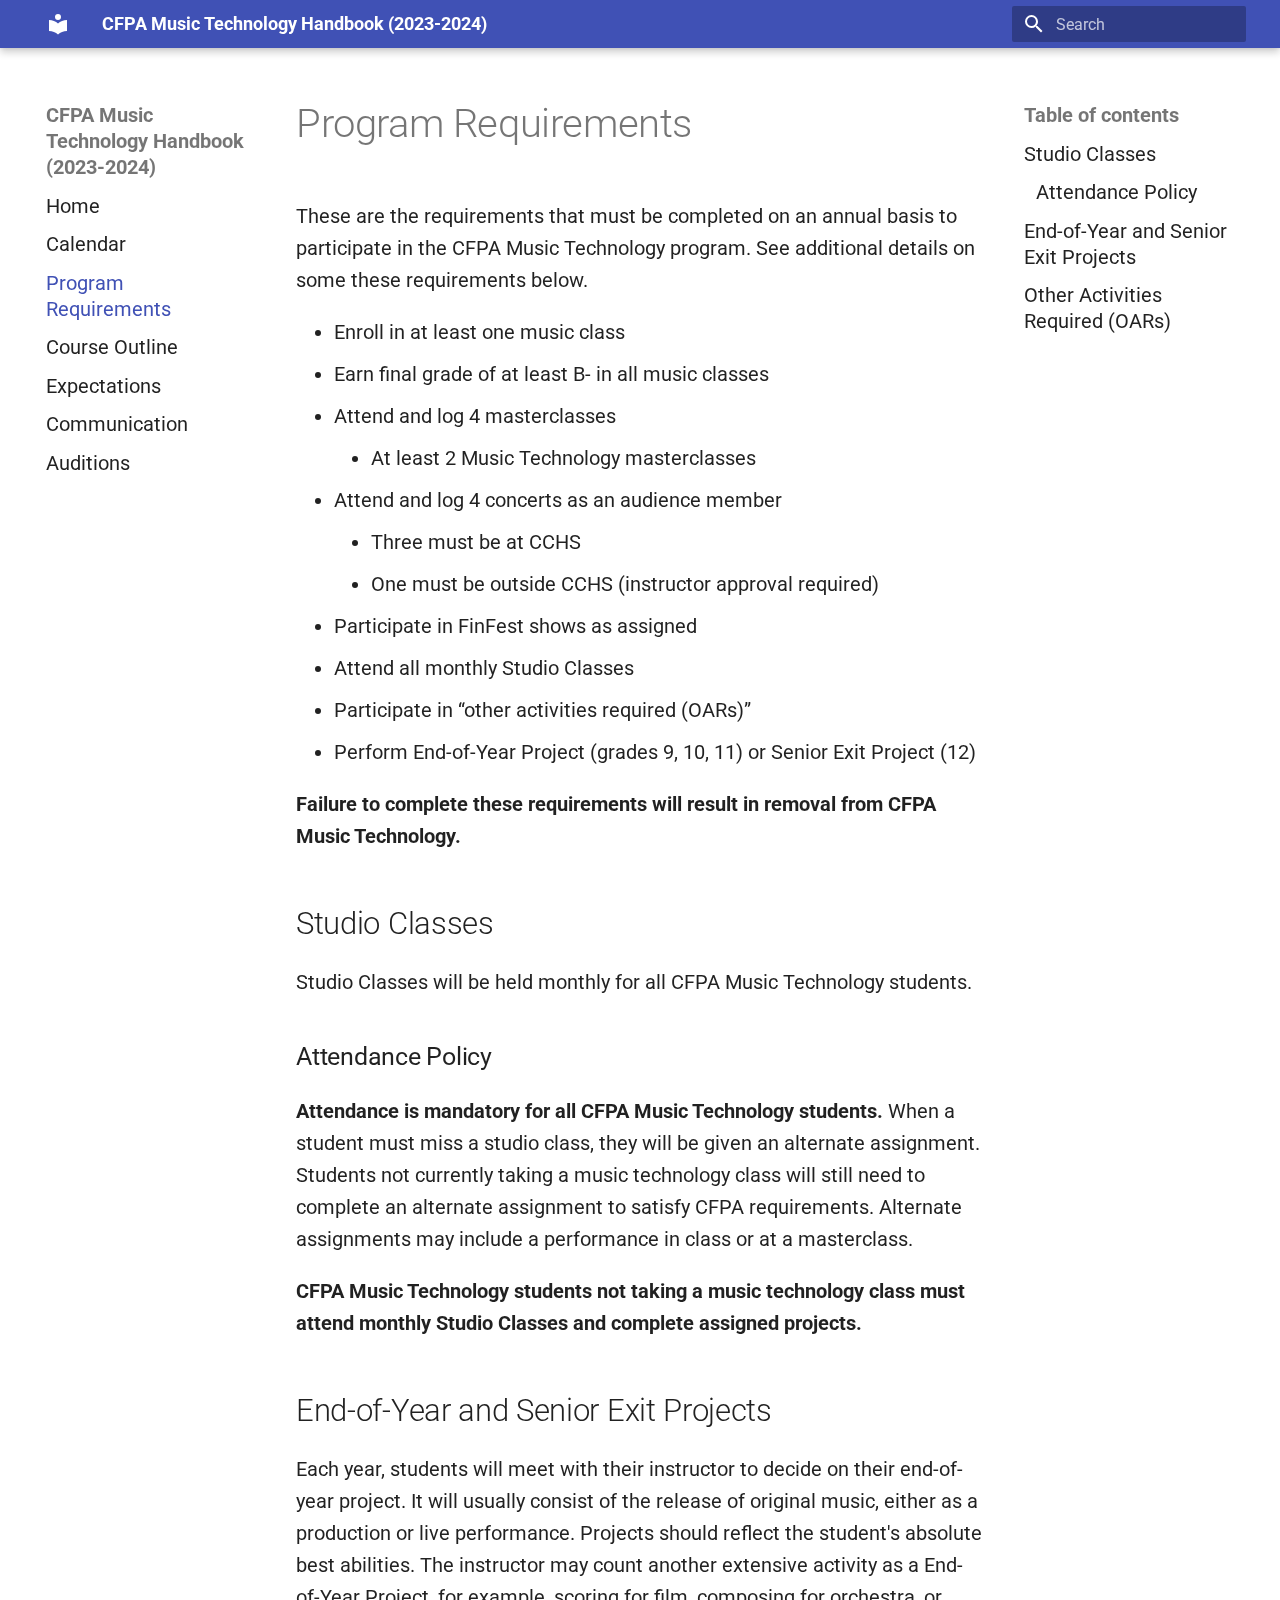
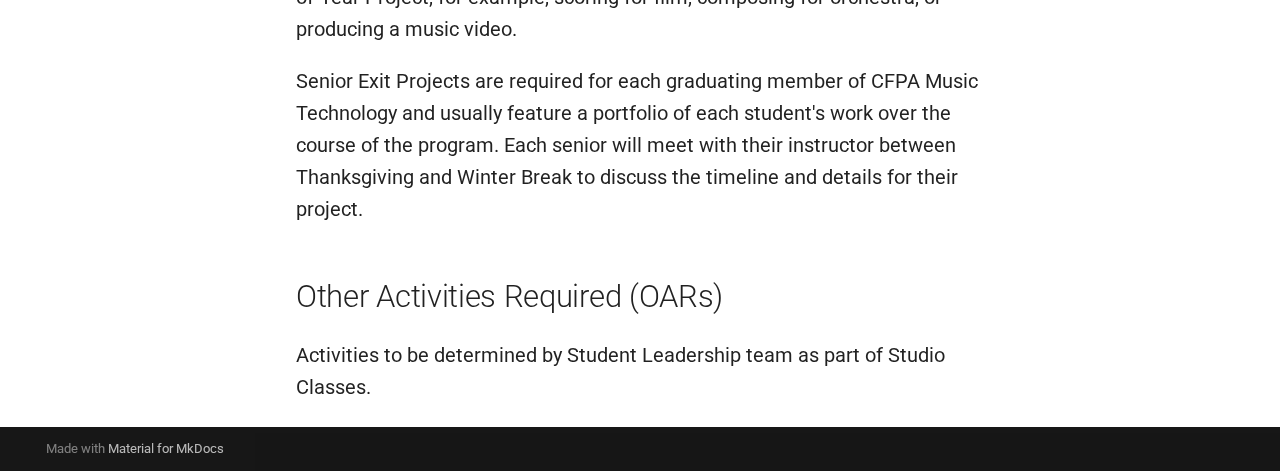
<file: program-requirements/index.html>
<!doctype html>
<html lang="en" class="no-js">
  <head>
    
      <meta charset="utf-8">
      <meta name="viewport" content="width=device-width,initial-scale=1">
      
      
      
      
        <link rel="prev" href="../calendar/">
      
      
        <link rel="next" href="../course-outline/">
      
      
      <link rel="icon" href="../assets/images/favicon.png">
      <meta name="generator" content="mkdocs-1.5.2, mkdocs-material-9.2.8">
    
    
      
        <title>Program Requirements - CFPA Music Technology Handbook (2023-2024)</title>
      
    
    
      <link rel="stylesheet" href="../assets/stylesheets/main.046329b4.min.css">
      
      


    
    
      
    
    
      
        
        
        <link rel="preconnect" href="https://fonts.gstatic.com" crossorigin>
        <link rel="stylesheet" href="https://fonts.googleapis.com/css?family=Roboto:300,300i,400,400i,700,700i%7CRoboto+Mono:400,400i,700,700i&display=fallback">
        <style>:root{--md-text-font:"Roboto";--md-code-font:"Roboto Mono"}</style>
      
    
    
      <link rel="stylesheet" href="../stylesheets/extra.css">
    
    <script>__md_scope=new URL("..",location),__md_hash=e=>[...e].reduce((e,_)=>(e<<5)-e+_.charCodeAt(0),0),__md_get=(e,_=localStorage,t=__md_scope)=>JSON.parse(_.getItem(t.pathname+"."+e)),__md_set=(e,_,t=localStorage,a=__md_scope)=>{try{t.setItem(a.pathname+"."+e,JSON.stringify(_))}catch(e){}}</script>
    
      

    
    
    
  </head>
  
  
    <body dir="ltr">
  
    
    
      <script>var palette=__md_get("__palette");if(palette&&"object"==typeof palette.color)for(var key of Object.keys(palette.color))document.body.setAttribute("data-md-color-"+key,palette.color[key])</script>
    
    <input class="md-toggle" data-md-toggle="drawer" type="checkbox" id="__drawer" autocomplete="off">
    <input class="md-toggle" data-md-toggle="search" type="checkbox" id="__search" autocomplete="off">
    <label class="md-overlay" for="__drawer"></label>
    <div data-md-component="skip">
      
        
        <a href="#program-requirements" class="md-skip">
          Skip to content
        </a>
      
    </div>
    <div data-md-component="announce">
      
    </div>
    
    
      

  

<header class="md-header md-header--shadow" data-md-component="header">
  <nav class="md-header__inner md-grid" aria-label="Header">
    <a href=".." title="CFPA Music Technology Handbook (2023-2024)" class="md-header__button md-logo" aria-label="CFPA Music Technology Handbook (2023-2024)" data-md-component="logo">
      
  
  <svg xmlns="http://www.w3.org/2000/svg" viewBox="0 0 24 24"><path d="M12 8a3 3 0 0 0 3-3 3 3 0 0 0-3-3 3 3 0 0 0-3 3 3 3 0 0 0 3 3m0 3.54C9.64 9.35 6.5 8 3 8v11c3.5 0 6.64 1.35 9 3.54 2.36-2.19 5.5-3.54 9-3.54V8c-3.5 0-6.64 1.35-9 3.54Z"/></svg>

    </a>
    <label class="md-header__button md-icon" for="__drawer">
      
      <svg xmlns="http://www.w3.org/2000/svg" viewBox="0 0 24 24"><path d="M3 6h18v2H3V6m0 5h18v2H3v-2m0 5h18v2H3v-2Z"/></svg>
    </label>
    <div class="md-header__title" data-md-component="header-title">
      <div class="md-header__ellipsis">
        <div class="md-header__topic">
          <span class="md-ellipsis">
            CFPA Music Technology Handbook (2023-2024)
          </span>
        </div>
        <div class="md-header__topic" data-md-component="header-topic">
          <span class="md-ellipsis">
            
              Program Requirements
            
          </span>
        </div>
      </div>
    </div>
    
    
    
      <label class="md-header__button md-icon" for="__search">
        
        <svg xmlns="http://www.w3.org/2000/svg" viewBox="0 0 24 24"><path d="M9.5 3A6.5 6.5 0 0 1 16 9.5c0 1.61-.59 3.09-1.56 4.23l.27.27h.79l5 5-1.5 1.5-5-5v-.79l-.27-.27A6.516 6.516 0 0 1 9.5 16 6.5 6.5 0 0 1 3 9.5 6.5 6.5 0 0 1 9.5 3m0 2C7 5 5 7 5 9.5S7 14 9.5 14 14 12 14 9.5 12 5 9.5 5Z"/></svg>
      </label>
      <div class="md-search" data-md-component="search" role="dialog">
  <label class="md-search__overlay" for="__search"></label>
  <div class="md-search__inner" role="search">
    <form class="md-search__form" name="search">
      <input type="text" class="md-search__input" name="query" aria-label="Search" placeholder="Search" autocapitalize="off" autocorrect="off" autocomplete="off" spellcheck="false" data-md-component="search-query" required>
      <label class="md-search__icon md-icon" for="__search">
        
        <svg xmlns="http://www.w3.org/2000/svg" viewBox="0 0 24 24"><path d="M9.5 3A6.5 6.5 0 0 1 16 9.5c0 1.61-.59 3.09-1.56 4.23l.27.27h.79l5 5-1.5 1.5-5-5v-.79l-.27-.27A6.516 6.516 0 0 1 9.5 16 6.5 6.5 0 0 1 3 9.5 6.5 6.5 0 0 1 9.5 3m0 2C7 5 5 7 5 9.5S7 14 9.5 14 14 12 14 9.5 12 5 9.5 5Z"/></svg>
        
        <svg xmlns="http://www.w3.org/2000/svg" viewBox="0 0 24 24"><path d="M20 11v2H8l5.5 5.5-1.42 1.42L4.16 12l7.92-7.92L13.5 5.5 8 11h12Z"/></svg>
      </label>
      <nav class="md-search__options" aria-label="Search">
        
        <button type="reset" class="md-search__icon md-icon" title="Clear" aria-label="Clear" tabindex="-1">
          
          <svg xmlns="http://www.w3.org/2000/svg" viewBox="0 0 24 24"><path d="M19 6.41 17.59 5 12 10.59 6.41 5 5 6.41 10.59 12 5 17.59 6.41 19 12 13.41 17.59 19 19 17.59 13.41 12 19 6.41Z"/></svg>
        </button>
      </nav>
      
    </form>
    <div class="md-search__output">
      <div class="md-search__scrollwrap" data-md-scrollfix>
        <div class="md-search-result" data-md-component="search-result">
          <div class="md-search-result__meta">
            Initializing search
          </div>
          <ol class="md-search-result__list" role="presentation"></ol>
        </div>
      </div>
    </div>
  </div>
</div>
    
    
  </nav>
  
</header>
    
    <div class="md-container" data-md-component="container">
      
      
        
          
        
      
      <main class="md-main" data-md-component="main">
        <div class="md-main__inner md-grid">
          
            
              
              <div class="md-sidebar md-sidebar--primary" data-md-component="sidebar" data-md-type="navigation" >
                <div class="md-sidebar__scrollwrap">
                  <div class="md-sidebar__inner">
                    



<nav class="md-nav md-nav--primary" aria-label="Navigation" data-md-level="0">
  <label class="md-nav__title" for="__drawer">
    <a href=".." title="CFPA Music Technology Handbook (2023-2024)" class="md-nav__button md-logo" aria-label="CFPA Music Technology Handbook (2023-2024)" data-md-component="logo">
      
  
  <svg xmlns="http://www.w3.org/2000/svg" viewBox="0 0 24 24"><path d="M12 8a3 3 0 0 0 3-3 3 3 0 0 0-3-3 3 3 0 0 0-3 3 3 3 0 0 0 3 3m0 3.54C9.64 9.35 6.5 8 3 8v11c3.5 0 6.64 1.35 9 3.54 2.36-2.19 5.5-3.54 9-3.54V8c-3.5 0-6.64 1.35-9 3.54Z"/></svg>

    </a>
    CFPA Music Technology Handbook (2023-2024)
  </label>
  
  <ul class="md-nav__list" data-md-scrollfix>
    
      
      
  
  
  
    <li class="md-nav__item">
      <a href=".." class="md-nav__link">
        
  
  <span class="md-ellipsis">
    Home
  </span>
  

      </a>
    </li>
  

    
      
      
  
  
  
    <li class="md-nav__item">
      <a href="../calendar/" class="md-nav__link">
        
  
  <span class="md-ellipsis">
    Calendar
  </span>
  

      </a>
    </li>
  

    
      
      
  
  
    
  
  
    <li class="md-nav__item md-nav__item--active">
      
      <input class="md-nav__toggle md-toggle" type="checkbox" id="__toc">
      
      
        
      
      
        <label class="md-nav__link md-nav__link--active" for="__toc">
          
  
  <span class="md-ellipsis">
    Program Requirements
  </span>
  

          <span class="md-nav__icon md-icon"></span>
        </label>
      
      <a href="./" class="md-nav__link md-nav__link--active">
        
  
  <span class="md-ellipsis">
    Program Requirements
  </span>
  

      </a>
      
        

<nav class="md-nav md-nav--secondary" aria-label="Table of contents">
  
  
  
    
  
  
    <label class="md-nav__title" for="__toc">
      <span class="md-nav__icon md-icon"></span>
      Table of contents
    </label>
    <ul class="md-nav__list" data-md-component="toc" data-md-scrollfix>
      
        <li class="md-nav__item">
  <a href="#studio-classes" class="md-nav__link">
    Studio Classes
  </a>
  
    <nav class="md-nav" aria-label="Studio Classes">
      <ul class="md-nav__list">
        
          <li class="md-nav__item">
  <a href="#attendance-policy" class="md-nav__link">
    Attendance Policy
  </a>
  
</li>
        
      </ul>
    </nav>
  
</li>
      
        <li class="md-nav__item">
  <a href="#end-of-year-and-senior-exit-projects" class="md-nav__link">
    End-of-Year and Senior Exit Projects
  </a>
  
</li>
      
        <li class="md-nav__item">
  <a href="#other-activities-required-oars" class="md-nav__link">
    Other Activities Required (OARs)
  </a>
  
</li>
      
    </ul>
  
</nav>
      
    </li>
  

    
      
      
  
  
  
    <li class="md-nav__item">
      <a href="../course-outline/" class="md-nav__link">
        
  
  <span class="md-ellipsis">
    Course Outline
  </span>
  

      </a>
    </li>
  

    
      
      
  
  
  
    <li class="md-nav__item">
      <a href="../expectations/" class="md-nav__link">
        
  
  <span class="md-ellipsis">
    Expectations
  </span>
  

      </a>
    </li>
  

    
      
      
  
  
  
    <li class="md-nav__item">
      <a href="../communication/" class="md-nav__link">
        
  
  <span class="md-ellipsis">
    Communication
  </span>
  

      </a>
    </li>
  

    
      
      
  
  
  
    <li class="md-nav__item">
      <a href="../auditions/" class="md-nav__link">
        
  
  <span class="md-ellipsis">
    Auditions
  </span>
  

      </a>
    </li>
  

    
  </ul>
</nav>
                  </div>
                </div>
              </div>
            
            
              
              <div class="md-sidebar md-sidebar--secondary" data-md-component="sidebar" data-md-type="toc" >
                <div class="md-sidebar__scrollwrap">
                  <div class="md-sidebar__inner">
                    

<nav class="md-nav md-nav--secondary" aria-label="Table of contents">
  
  
  
    
  
  
    <label class="md-nav__title" for="__toc">
      <span class="md-nav__icon md-icon"></span>
      Table of contents
    </label>
    <ul class="md-nav__list" data-md-component="toc" data-md-scrollfix>
      
        <li class="md-nav__item">
  <a href="#studio-classes" class="md-nav__link">
    Studio Classes
  </a>
  
    <nav class="md-nav" aria-label="Studio Classes">
      <ul class="md-nav__list">
        
          <li class="md-nav__item">
  <a href="#attendance-policy" class="md-nav__link">
    Attendance Policy
  </a>
  
</li>
        
      </ul>
    </nav>
  
</li>
      
        <li class="md-nav__item">
  <a href="#end-of-year-and-senior-exit-projects" class="md-nav__link">
    End-of-Year and Senior Exit Projects
  </a>
  
</li>
      
        <li class="md-nav__item">
  <a href="#other-activities-required-oars" class="md-nav__link">
    Other Activities Required (OARs)
  </a>
  
</li>
      
    </ul>
  
</nav>
                  </div>
                </div>
              </div>
            
          
          
            <div class="md-content" data-md-component="content">
              <article class="md-content__inner md-typeset">
                
                  


<h1 id="program-requirements">Program Requirements</h1>
<p>These are the requirements that must be completed on an annual basis to participate in the CFPA Music Technology program. See additional details on some these requirements below.</p>
<ul>
<li>Enroll in at least one music class</li>
<li>Earn final grade of at least B- in all music classes</li>
<li>Attend and log 4 masterclasses<ul>
<li>At least 2 Music Technology masterclasses</li>
</ul>
</li>
<li>Attend and log 4 concerts as an audience member<ul>
<li>Three must be at CCHS</li>
<li>One must be outside CCHS (instructor approval required)</li>
</ul>
</li>
<li>Participate in FinFest shows as assigned</li>
<li>Attend all monthly Studio Classes</li>
<li>Participate in “other activities required (OARs)”</li>
<li>Perform End-of-Year Project (grades 9, 10, 11) or Senior Exit Project (12)</li>
</ul>
<p><strong>Failure to complete these requirements will result in removal from
CFPA Music Technology.</strong></p>
<h2 id="studio-classes">Studio Classes</h2>
<p>Studio Classes will be held monthly for all CFPA Music
Technology students.</p>
<h3 id="attendance-policy">Attendance Policy</h3>
<p><strong>Attendance is mandatory for all CFPA Music Technology students.</strong> When a student must miss a studio class, they will be given an alternate assignment. Students not currently taking a music technology class will still need to complete an alternate assignment to satisfy CFPA requirements. Alternate assignments may include a performance in class or at a masterclass.</p>
<p><strong>CFPA Music Technology students not taking a music technology class must attend monthly Studio Classes and complete assigned projects.</strong></p>
<h2 id="end-of-year-and-senior-exit-projects">End-of-Year and Senior Exit Projects</h2>
<p>Each year, students will meet with their instructor to decide on their end-of-year project. It will usually consist of the release of original music, either as a production or live performance. Projects should reflect the student's absolute best abilities. The instructor may count another extensive activity as a End-of-Year Project, for example, scoring for film, composing for orchestra, or producing a music video.</p>
<p>Senior Exit Projects are required for each graduating member of CFPA Music Technology and usually feature a portfolio of each student's work over the course of the program. Each senior will meet with their instructor between Thanksgiving and Winter Break to discuss the timeline and details for their project.</p>
<h2 id="other-activities-required-oars">Other Activities Required (OARs)</h2>
<p>Activities to be determined by Student Leadership team as part of Studio Classes.</p>





                
              </article>
            </div>
          
          
        </div>
        
      </main>
      
        <footer class="md-footer">
  
  <div class="md-footer-meta md-typeset">
    <div class="md-footer-meta__inner md-grid">
      <div class="md-copyright">
  
  
    Made with
    <a href="https://squidfunk.github.io/mkdocs-material/" target="_blank" rel="noopener">
      Material for MkDocs
    </a>
  
</div>
      
    </div>
  </div>
</footer>
      
    </div>
    <div class="md-dialog" data-md-component="dialog">
      <div class="md-dialog__inner md-typeset"></div>
    </div>
    
    <script id="__config" type="application/json">{"base": "..", "features": [], "search": "../assets/javascripts/workers/search.dfff1995.min.js", "translations": {"clipboard.copied": "Copied to clipboard", "clipboard.copy": "Copy to clipboard", "search.result.more.one": "1 more on this page", "search.result.more.other": "# more on this page", "search.result.none": "No matching documents", "search.result.one": "1 matching document", "search.result.other": "# matching documents", "search.result.placeholder": "Type to start searching", "search.result.term.missing": "Missing", "select.version": "Select version"}}</script>
    
    
      <script src="../assets/javascripts/bundle.dff1b7c8.min.js"></script>
      
    
  </body>
</html>
</file>
<file: stylesheets/extra.css>
.md-typeset {
    font-size: 1rem;
}

.md-nav {
    font-size: 1rem;
}

.md-typeset .admonition {
    font-size: 1rem;
}
</file>
<file: assets/stylesheets/main.046329b4.min.css>
@charset "UTF-8";html{-webkit-text-size-adjust:none;-moz-text-size-adjust:none;text-size-adjust:none;box-sizing:border-box}*,:after,:before{box-sizing:inherit}@media (prefers-reduced-motion){*,:after,:before{transition:none!important}}body{margin:0}a,button,input,label{-webkit-tap-highlight-color:transparent}a{color:inherit;text-decoration:none}hr{border:0;box-sizing:initial;display:block;height:.05rem;overflow:visible;padding:0}small{font-size:80%}sub,sup{line-height:1em}img{border-style:none}table{border-collapse:initial;border-spacing:0}td,th{font-weight:400;vertical-align:top}button{background:#0000;border:0;font-family:inherit;font-size:inherit;margin:0;padding:0}input{border:0;outline:none}:root{--md-primary-fg-color:#4051b5;--md-primary-fg-color--light:#5d6cc0;--md-primary-fg-color--dark:#303fa1;--md-primary-bg-color:#fff;--md-primary-bg-color--light:#ffffffb3;--md-accent-fg-color:#526cfe;--md-accent-fg-color--transparent:#526cfe1a;--md-accent-bg-color:#fff;--md-accent-bg-color--light:#ffffffb3}[data-md-color-scheme=default]{color-scheme:light}[data-md-color-scheme=default] img[src$="#gh-dark-mode-only"],[data-md-color-scheme=default] img[src$="#only-dark"]{display:none}:root,[data-md-color-scheme=default]{--md-default-fg-color:#000000de;--md-default-fg-color--light:#0000008a;--md-default-fg-color--lighter:#00000052;--md-default-fg-color--lightest:#00000012;--md-default-bg-color:#fff;--md-default-bg-color--light:#ffffffb3;--md-default-bg-color--lighter:#ffffff4d;--md-default-bg-color--lightest:#ffffff1f;--md-code-fg-color:#36464e;--md-code-bg-color:#f5f5f5;--md-code-hl-color:#ffff0080;--md-code-hl-number-color:#d52a2a;--md-code-hl-special-color:#db1457;--md-code-hl-function-color:#a846b9;--md-code-hl-constant-color:#6e59d9;--md-code-hl-keyword-color:#3f6ec6;--md-code-hl-string-color:#1c7d4d;--md-code-hl-name-color:var(--md-code-fg-color);--md-code-hl-operator-color:var(--md-default-fg-color--light);--md-code-hl-punctuation-color:var(--md-default-fg-color--light);--md-code-hl-comment-color:var(--md-default-fg-color--light);--md-code-hl-generic-color:var(--md-default-fg-color--light);--md-code-hl-variable-color:var(--md-default-fg-color--light);--md-typeset-color:var(--md-default-fg-color);--md-typeset-a-color:var(--md-primary-fg-color);--md-typeset-mark-color:#ffff0080;--md-typeset-del-color:#f5503d26;--md-typeset-ins-color:#0bd57026;--md-typeset-kbd-color:#fafafa;--md-typeset-kbd-accent-color:#fff;--md-typeset-kbd-border-color:#b8b8b8;--md-typeset-table-color:#0000001f;--md-typeset-table-color--light:rgba(0,0,0,.035);--md-admonition-fg-color:var(--md-default-fg-color);--md-admonition-bg-color:var(--md-default-bg-color);--md-warning-fg-color:#000000de;--md-warning-bg-color:#ff9;--md-footer-fg-color:#fff;--md-footer-fg-color--light:#ffffffb3;--md-footer-fg-color--lighter:#ffffff73;--md-footer-bg-color:#000000de;--md-footer-bg-color--dark:#00000052;--md-shadow-z1:0 0.2rem 0.5rem #0000000d,0 0 0.05rem #0000001a;--md-shadow-z2:0 0.2rem 0.5rem #0000001a,0 0 0.05rem #00000040;--md-shadow-z3:0 0.2rem 0.5rem #0003,0 0 0.05rem #00000059}.md-icon svg{fill:currentcolor;display:block;height:1.2rem;width:1.2rem}body{-webkit-font-smoothing:antialiased;-moz-osx-font-smoothing:grayscale;--md-text-font-family:var(--md-text-font,_),-apple-system,BlinkMacSystemFont,Helvetica,Arial,sans-serif;--md-code-font-family:var(--md-code-font,_),SFMono-Regular,Consolas,Menlo,monospace}aside,body,input{font-feature-settings:"kern","liga";color:var(--md-typeset-color);font-family:var(--md-text-font-family)}code,kbd,pre{font-feature-settings:"kern";font-family:var(--md-code-font-family)}:root{--md-typeset-table-sort-icon:url('data:image/svg+xml;charset=utf-8,<svg xmlns="http://www.w3.org/2000/svg" viewBox="0 0 24 24"><path d="m18 21-4-4h3V7h-3l4-4 4 4h-3v10h3M2 19v-2h10v2M2 13v-2h7v2M2 7V5h4v2H2Z"/></svg>');--md-typeset-table-sort-icon--asc:url('data:image/svg+xml;charset=utf-8,<svg xmlns="http://www.w3.org/2000/svg" viewBox="0 0 24 24"><path d="M19 17h3l-4 4-4-4h3V3h2M2 17h10v2H2M6 5v2H2V5m0 6h7v2H2v-2Z"/></svg>');--md-typeset-table-sort-icon--desc:url('data:image/svg+xml;charset=utf-8,<svg xmlns="http://www.w3.org/2000/svg" viewBox="0 0 24 24"><path d="M19 7h3l-4-4-4 4h3v14h2M2 17h10v2H2M6 5v2H2V5m0 6h7v2H2v-2Z"/></svg>')}.md-typeset{-webkit-print-color-adjust:exact;color-adjust:exact;font-size:.8rem;line-height:1.6}@media print{.md-typeset{font-size:.68rem}}.md-typeset blockquote,.md-typeset dl,.md-typeset figure,.md-typeset ol,.md-typeset pre,.md-typeset ul{margin-bottom:1em;margin-top:1em}.md-typeset h1{color:var(--md-default-fg-color--light);font-size:2em;line-height:1.3;margin:0 0 1.25em}.md-typeset h1,.md-typeset h2{font-weight:300;letter-spacing:-.01em}.md-typeset h2{font-size:1.5625em;line-height:1.4;margin:1.6em 0 .64em}.md-typeset h3{font-size:1.25em;font-weight:400;letter-spacing:-.01em;line-height:1.5;margin:1.6em 0 .8em}.md-typeset h2+h3{margin-top:.8em}.md-typeset h4{font-weight:700;letter-spacing:-.01em;margin:1em 0}.md-typeset h5,.md-typeset h6{color:var(--md-default-fg-color--light);font-size:.8em;font-weight:700;letter-spacing:-.01em;margin:1.25em 0}.md-typeset h5{text-transform:uppercase}.md-typeset hr{border-bottom:.05rem solid var(--md-default-fg-color--lightest);display:flow-root;margin:1.5em 0}.md-typeset a{color:var(--md-typeset-a-color);word-break:break-word}.md-typeset a,.md-typeset a:before{transition:color 125ms}.md-typeset a:focus,.md-typeset a:hover{color:var(--md-accent-fg-color)}.md-typeset a:focus code,.md-typeset a:hover code{background-color:var(--md-accent-fg-color--transparent)}.md-typeset a code{color:currentcolor;transition:background-color 125ms}.md-typeset a.focus-visible{outline-color:var(--md-accent-fg-color);outline-offset:.2rem}.md-typeset code,.md-typeset kbd,.md-typeset pre{color:var(--md-code-fg-color);direction:ltr;font-variant-ligatures:none}@media print{.md-typeset code,.md-typeset kbd,.md-typeset pre{white-space:pre-wrap}}.md-typeset code{background-color:var(--md-code-bg-color);border-radius:.1rem;-webkit-box-decoration-break:clone;box-decoration-break:clone;font-size:.85em;padding:0 .2941176471em;word-break:break-word}.md-typeset code:not(.focus-visible){-webkit-tap-highlight-color:transparent;outline:none}.md-typeset pre{display:flow-root;line-height:1.4;position:relative}.md-typeset pre>code{-webkit-box-decoration-break:slice;box-decoration-break:slice;box-shadow:none;display:block;margin:0;outline-color:var(--md-accent-fg-color);overflow:auto;padding:.7720588235em 1.1764705882em;scrollbar-color:var(--md-default-fg-color--lighter) #0000;scrollbar-width:thin;touch-action:auto;word-break:normal}.md-typeset pre>code:hover{scrollbar-color:var(--md-accent-fg-color) #0000}.md-typeset pre>code::-webkit-scrollbar{height:.2rem;width:.2rem}.md-typeset pre>code::-webkit-scrollbar-thumb{background-color:var(--md-default-fg-color--lighter)}.md-typeset pre>code::-webkit-scrollbar-thumb:hover{background-color:var(--md-accent-fg-color)}.md-typeset kbd{background-color:var(--md-typeset-kbd-color);border-radius:.1rem;box-shadow:0 .1rem 0 .05rem var(--md-typeset-kbd-border-color),0 .1rem 0 var(--md-typeset-kbd-border-color),0 -.1rem .2rem var(--md-typeset-kbd-accent-color) inset;color:var(--md-default-fg-color);display:inline-block;font-size:.75em;padding:0 .6666666667em;vertical-align:text-top;word-break:break-word}.md-typeset mark{background-color:var(--md-typeset-mark-color);-webkit-box-decoration-break:clone;box-decoration-break:clone;color:inherit;word-break:break-word}.md-typeset abbr{border-bottom:.05rem dotted var(--md-default-fg-color--light);cursor:help;text-decoration:none}@media (hover:none){.md-typeset abbr[title]:focus:after,.md-typeset abbr[title]:hover:after{background-color:var(--md-default-fg-color);border-radius:.1rem;box-shadow:var(--md-shadow-z3);color:var(--md-default-bg-color);content:attr(title);font-size:.7rem;left:.8rem;margin-top:2em;padding:.2rem .3rem;position:absolute;right:.8rem}}.md-typeset small{opacity:.75}[dir=ltr] .md-typeset sub,[dir=ltr] .md-typeset sup{margin-left:.078125em}[dir=rtl] .md-typeset sub,[dir=rtl] .md-typeset sup{margin-right:.078125em}[dir=ltr] .md-typeset blockquote{padding-left:.6rem}[dir=rtl] .md-typeset blockquote{padding-right:.6rem}[dir=ltr] .md-typeset blockquote{border-left:.2rem solid var(--md-default-fg-color--lighter)}[dir=rtl] .md-typeset blockquote{border-right:.2rem solid var(--md-default-fg-color--lighter)}.md-typeset blockquote{color:var(--md-default-fg-color--light);margin-left:0;margin-right:0}.md-typeset ul{list-style-type:disc}[dir=ltr] .md-typeset ol,[dir=ltr] .md-typeset ul{margin-left:.625em}[dir=rtl] .md-typeset ol,[dir=rtl] .md-typeset ul{margin-right:.625em}.md-typeset ol,.md-typeset ul{padding:0}.md-typeset ol:not([hidden]),.md-typeset ul:not([hidden]){display:flow-root}.md-typeset ol ol,.md-typeset ul ol{list-style-type:lower-alpha}.md-typeset ol ol ol,.md-typeset ul ol ol{list-style-type:lower-roman}[dir=ltr] .md-typeset ol li,[dir=ltr] .md-typeset ul li{margin-left:1.25em}[dir=rtl] .md-typeset ol li,[dir=rtl] .md-typeset ul li{margin-right:1.25em}.md-typeset ol li,.md-typeset ul li{margin-bottom:.5em}.md-typeset ol li blockquote,.md-typeset ol li p,.md-typeset ul li blockquote,.md-typeset ul li p{margin:.5em 0}.md-typeset ol li:last-child,.md-typeset ul li:last-child{margin-bottom:0}[dir=ltr] .md-typeset ol li ol,[dir=ltr] .md-typeset ol li ul,[dir=ltr] .md-typeset ul li ol,[dir=ltr] .md-typeset ul li ul{margin-left:.625em}[dir=rtl] .md-typeset ol li ol,[dir=rtl] .md-typeset ol li ul,[dir=rtl] .md-typeset ul li ol,[dir=rtl] .md-typeset ul li ul{margin-right:.625em}.md-typeset ol li ol,.md-typeset ol li ul,.md-typeset ul li ol,.md-typeset ul li ul{margin-bottom:.5em;margin-top:.5em}[dir=ltr] .md-typeset dd{margin-left:1.875em}[dir=rtl] .md-typeset dd{margin-right:1.875em}.md-typeset dd{margin-bottom:1.5em;margin-top:1em}.md-typeset img,.md-typeset svg,.md-typeset video{height:auto;max-width:100%}.md-typeset img[align=left]{margin:1em 1em 1em 0}.md-typeset img[align=right]{margin:1em 0 1em 1em}.md-typeset img[align]:only-child{margin-top:0}.md-typeset figure{display:flow-root;margin:1em auto;max-width:100%;text-align:center;width:-webkit-fit-content;width:-moz-fit-content;width:fit-content}.md-typeset figure img{display:block}.md-typeset figcaption{font-style:italic;margin:1em auto;max-width:24rem}.md-typeset iframe{max-width:100%}.md-typeset table:not([class]){background-color:var(--md-default-bg-color);border:.05rem solid var(--md-typeset-table-color);border-radius:.1rem;display:inline-block;font-size:.64rem;max-width:100%;overflow:auto;touch-action:auto}@media print{.md-typeset table:not([class]){display:table}}.md-typeset table:not([class])+*{margin-top:1.5em}.md-typeset table:not([class]) td>:first-child,.md-typeset table:not([class]) th>:first-child{margin-top:0}.md-typeset table:not([class]) td>:last-child,.md-typeset table:not([class]) th>:last-child{margin-bottom:0}.md-typeset table:not([class]) td:not([align]),.md-typeset table:not([class]) th:not([align]){text-align:left}[dir=rtl] .md-typeset table:not([class]) td:not([align]),[dir=rtl] .md-typeset table:not([class]) th:not([align]){text-align:right}.md-typeset table:not([class]) th{font-weight:700;min-width:5rem;padding:.9375em 1.25em;vertical-align:top}.md-typeset table:not([class]) td{border-top:.05rem solid var(--md-typeset-table-color);padding:.9375em 1.25em;vertical-align:top}.md-typeset table:not([class]) tbody tr{transition:background-color 125ms}.md-typeset table:not([class]) tbody tr:hover{background-color:var(--md-typeset-table-color--light);box-shadow:0 .05rem 0 var(--md-default-bg-color) inset}.md-typeset table:not([class]) a{word-break:normal}.md-typeset table th[role=columnheader]{cursor:pointer}[dir=ltr] .md-typeset table th[role=columnheader]:after{margin-left:.5em}[dir=rtl] .md-typeset table th[role=columnheader]:after{margin-right:.5em}.md-typeset table th[role=columnheader]:after{content:"";display:inline-block;height:1.2em;-webkit-mask-image:var(--md-typeset-table-sort-icon);mask-image:var(--md-typeset-table-sort-icon);-webkit-mask-repeat:no-repeat;mask-repeat:no-repeat;-webkit-mask-size:contain;mask-size:contain;transition:background-color 125ms;vertical-align:text-bottom;width:1.2em}.md-typeset table th[role=columnheader]:hover:after{background-color:var(--md-default-fg-color--lighter)}.md-typeset table th[role=columnheader][aria-sort=ascending]:after{background-color:var(--md-default-fg-color--light);-webkit-mask-image:var(--md-typeset-table-sort-icon--asc);mask-image:var(--md-typeset-table-sort-icon--asc)}.md-typeset table th[role=columnheader][aria-sort=descending]:after{background-color:var(--md-default-fg-color--light);-webkit-mask-image:var(--md-typeset-table-sort-icon--desc);mask-image:var(--md-typeset-table-sort-icon--desc)}.md-typeset__scrollwrap{margin:1em -.8rem;overflow-x:auto;touch-action:auto}.md-typeset__table{display:inline-block;margin-bottom:.5em;padding:0 .8rem}@media print{.md-typeset__table{display:block}}html .md-typeset__table table{display:table;margin:0;overflow:hidden;width:100%}@media screen and (max-width:44.9375em){.md-content__inner>pre{margin:1em -.8rem}.md-content__inner>pre code{border-radius:0}}.md-typeset .md-author{display:block;flex-shrink:0;height:1.6rem;overflow:hidden;position:relative;transition:color 125ms,transform 125ms;width:1.6rem}.md-typeset .md-author img{border-radius:100%;display:block}.md-typeset .md-author--more{background:var(--md-default-fg-color--lightest);color:var(--md-default-fg-color--lighter);font-size:.6rem;font-weight:700;line-height:1.6rem;text-align:center}.md-typeset .md-author--long{height:2.4rem;width:2.4rem}.md-typeset a.md-author{transform:scale(1)}.md-typeset a.md-author img{filter:grayscale(100%) opacity(75%);transition:filter 125ms}.md-typeset a.md-author:focus,.md-typeset a.md-author:hover{transform:scale(1.1);z-index:1}.md-typeset a.md-author:focus img,.md-typeset a.md-author:hover img{filter:grayscale(0)}.md-banner{background-color:var(--md-footer-bg-color);color:var(--md-footer-fg-color);overflow:auto}@media print{.md-banner{display:none}}.md-banner--warning{background-color:var(--md-warning-bg-color);color:var(--md-warning-fg-color)}.md-banner__inner{font-size:.7rem;margin:.6rem auto;padding:0 .8rem}[dir=ltr] .md-banner__button{float:right}[dir=rtl] .md-banner__button{float:left}.md-banner__button{color:inherit;cursor:pointer;transition:opacity .25s}.no-js .md-banner__button{display:none}.md-banner__button:hover{opacity:.7}html{font-size:125%;height:100%;overflow-x:hidden}@media screen and (min-width:100em){html{font-size:137.5%}}@media screen and (min-width:125em){html{font-size:150%}}body{background-color:var(--md-default-bg-color);display:flex;flex-direction:column;font-size:.5rem;min-height:100%;position:relative;width:100%}@media print{body{display:block}}@media screen and (max-width:59.9375em){body[data-md-scrolllock]{position:fixed}}.md-grid{margin-left:auto;margin-right:auto;max-width:61rem}.md-container{display:flex;flex-direction:column;flex-grow:1}@media print{.md-container{display:block}}.md-main{flex-grow:1}.md-main__inner{display:flex;height:100%;margin-top:1.5rem}.md-ellipsis{overflow:hidden;text-overflow:ellipsis}.md-toggle{display:none}.md-option{height:0;opacity:0;position:absolute;width:0}.md-option:checked+label:not([hidden]){display:block}.md-option.focus-visible+label{outline-color:var(--md-accent-fg-color);outline-style:auto}.md-skip{background-color:var(--md-default-fg-color);border-radius:.1rem;color:var(--md-default-bg-color);font-size:.64rem;margin:.5rem;opacity:0;outline-color:var(--md-accent-fg-color);padding:.3rem .5rem;position:fixed;transform:translateY(.4rem);z-index:-1}.md-skip:focus{opacity:1;transform:translateY(0);transition:transform .25s cubic-bezier(.4,0,.2,1),opacity 175ms 75ms;z-index:10}@page{margin:25mm}:root{--md-clipboard-icon:url('data:image/svg+xml;charset=utf-8,<svg xmlns="http://www.w3.org/2000/svg" viewBox="0 0 24 24"><path d="M19 21H8V7h11m0-2H8a2 2 0 0 0-2 2v14a2 2 0 0 0 2 2h11a2 2 0 0 0 2-2V7a2 2 0 0 0-2-2m-3-4H4a2 2 0 0 0-2 2v14h2V3h12V1Z"/></svg>')}.md-clipboard{border-radius:.1rem;color:var(--md-default-fg-color--lightest);cursor:pointer;height:1.5em;outline-color:var(--md-accent-fg-color);outline-offset:.1rem;position:absolute;right:.5em;top:.5em;transition:color .25s;width:1.5em;z-index:1}@media print{.md-clipboard{display:none}}.md-clipboard:not(.focus-visible){-webkit-tap-highlight-color:transparent;outline:none}:hover>.md-clipboard{color:var(--md-default-fg-color--light)}.md-clipboard:focus,.md-clipboard:hover{color:var(--md-accent-fg-color)}.md-clipboard:after{background-color:currentcolor;content:"";display:block;height:1.125em;margin:0 auto;-webkit-mask-image:var(--md-clipboard-icon);mask-image:var(--md-clipboard-icon);-webkit-mask-position:center;mask-position:center;-webkit-mask-repeat:no-repeat;mask-repeat:no-repeat;-webkit-mask-size:contain;mask-size:contain;width:1.125em}.md-clipboard--inline{cursor:pointer}.md-clipboard--inline code{transition:color .25s,background-color .25s}.md-clipboard--inline:focus code,.md-clipboard--inline:hover code{background-color:var(--md-accent-fg-color--transparent);color:var(--md-accent-fg-color)}@keyframes consent{0%{opacity:0;transform:translateY(100%)}to{opacity:1;transform:translateY(0)}}@keyframes overlay{0%{opacity:0}to{opacity:1}}.md-consent__overlay{animation:overlay .25s both;-webkit-backdrop-filter:blur(.1rem);backdrop-filter:blur(.1rem);background-color:#0000008a;height:100%;opacity:1;position:fixed;top:0;width:100%;z-index:5}.md-consent__inner{animation:consent .5s cubic-bezier(.1,.7,.1,1) both;background-color:var(--md-default-bg-color);border:0;border-radius:.1rem;bottom:0;box-shadow:0 0 .2rem #0000001a,0 .2rem .4rem #0003;max-height:100%;overflow:auto;padding:0;position:fixed;width:100%;z-index:5}.md-consent__form{padding:.8rem}.md-consent__settings{display:none;margin:1em 0}input:checked+.md-consent__settings{display:block}.md-consent__controls{margin-bottom:.8rem}.md-typeset .md-consent__controls .md-button{display:inline}@media screen and (max-width:44.9375em){.md-typeset .md-consent__controls .md-button{display:block;margin-top:.4rem;text-align:center;width:100%}}.md-consent label{cursor:pointer}.md-content{flex-grow:1;min-width:0}.md-content__inner{margin:0 .8rem 1.2rem;padding-top:.6rem}@media screen and (min-width:76.25em){[dir=ltr] .md-sidebar--primary:not([hidden])~.md-content>.md-content__inner{margin-left:1.2rem}[dir=ltr] .md-sidebar--secondary:not([hidden])~.md-content>.md-content__inner,[dir=rtl] .md-sidebar--primary:not([hidden])~.md-content>.md-content__inner{margin-right:1.2rem}[dir=rtl] .md-sidebar--secondary:not([hidden])~.md-content>.md-content__inner{margin-left:1.2rem}}.md-content__inner:before{content:"";display:block;height:.4rem}.md-content__inner>:last-child{margin-bottom:0}[dir=ltr] .md-content__button{float:right}[dir=rtl] .md-content__button{float:left}[dir=ltr] .md-content__button{margin-left:.4rem}[dir=rtl] .md-content__button{margin-right:.4rem}.md-content__button{margin:.4rem 0;padding:0}@media print{.md-content__button{display:none}}.md-typeset .md-content__button{color:var(--md-default-fg-color--lighter)}.md-content__button svg{display:inline;vertical-align:top}[dir=rtl] .md-content__button svg{transform:scaleX(-1)}[dir=ltr] .md-dialog{right:.8rem}[dir=rtl] .md-dialog{left:.8rem}.md-dialog{background-color:var(--md-default-fg-color);border-radius:.1rem;bottom:.8rem;box-shadow:var(--md-shadow-z3);min-width:11.1rem;opacity:0;padding:.4rem .6rem;pointer-events:none;position:fixed;transform:translateY(100%);transition:transform 0ms .4s,opacity .4s;z-index:4}@media print{.md-dialog{display:none}}.md-dialog--active{opacity:1;pointer-events:auto;transform:translateY(0);transition:transform .4s cubic-bezier(.075,.85,.175,1),opacity .4s}.md-dialog__inner{color:var(--md-default-bg-color);font-size:.7rem}.md-feedback{margin:2em 0 1em;text-align:center}.md-feedback fieldset{border:none;margin:0;padding:0}.md-feedback__title{font-weight:700;margin:1em auto}.md-feedback__inner{position:relative}.md-feedback__list{align-content:baseline;display:flex;flex-wrap:wrap;justify-content:center;position:relative}.md-feedback__list:hover .md-icon:not(:disabled){color:var(--md-default-fg-color--lighter)}:disabled .md-feedback__list{min-height:1.8rem}.md-feedback__icon{color:var(--md-default-fg-color--light);cursor:pointer;flex-shrink:0;margin:0 .1rem;transition:color 125ms}.md-feedback__icon:not(:disabled).md-icon:hover{color:var(--md-accent-fg-color)}.md-feedback__icon:disabled{color:var(--md-default-fg-color--lightest);pointer-events:none}.md-feedback__note{opacity:0;position:relative;transform:translateY(.4rem);transition:transform .4s cubic-bezier(.1,.7,.1,1),opacity .15s}.md-feedback__note>*{margin:0 auto;max-width:16rem}:disabled .md-feedback__note{opacity:1;transform:translateY(0)}.md-footer{background-color:var(--md-footer-bg-color);color:var(--md-footer-fg-color)}@media print{.md-footer{display:none}}.md-footer__inner{justify-content:space-between;overflow:auto;padding:.2rem}.md-footer__inner:not([hidden]){display:flex}.md-footer__link{align-items:end;display:flex;flex-grow:0.01;margin-bottom:.4rem;margin-top:1rem;max-width:100%;outline-color:var(--md-accent-fg-color);overflow:hidden;transition:opacity .25s}.md-footer__link:focus,.md-footer__link:hover{opacity:.7}[dir=rtl] .md-footer__link svg{transform:scaleX(-1)}@media screen and (max-width:44.9375em){.md-footer__link--prev{flex-shrink:0}.md-footer__link--prev .md-footer__title{display:none}}[dir=ltr] .md-footer__link--next{margin-left:auto}[dir=rtl] .md-footer__link--next{margin-right:auto}.md-footer__link--next{text-align:right}[dir=rtl] .md-footer__link--next{text-align:left}.md-footer__title{flex-grow:1;font-size:.9rem;margin-bottom:.7rem;max-width:calc(100% - 2.4rem);padding:0 1rem;white-space:nowrap}.md-footer__button{margin:.2rem;padding:.4rem}.md-footer__direction{font-size:.64rem;opacity:.7}.md-footer-meta{background-color:var(--md-footer-bg-color--dark)}.md-footer-meta__inner{display:flex;flex-wrap:wrap;justify-content:space-between;padding:.2rem}html .md-footer-meta.md-typeset a{color:var(--md-footer-fg-color--light)}html .md-footer-meta.md-typeset a:focus,html .md-footer-meta.md-typeset a:hover{color:var(--md-footer-fg-color)}.md-copyright{color:var(--md-footer-fg-color--lighter);font-size:.64rem;margin:auto .6rem;padding:.4rem 0;width:100%}@media screen and (min-width:45em){.md-copyright{width:auto}}.md-copyright__highlight{color:var(--md-footer-fg-color--light)}.md-social{display:inline-flex;gap:.2rem;margin:0 .4rem;padding:.2rem 0 .6rem}@media screen and (min-width:45em){.md-social{padding:.6rem 0}}.md-social__link{display:inline-block;height:1.6rem;text-align:center;width:1.6rem}.md-social__link:before{line-height:1.9}.md-social__link svg{fill:currentcolor;max-height:.8rem;vertical-align:-25%}.md-typeset .md-button{border:.1rem solid;border-radius:.1rem;color:var(--md-primary-fg-color);cursor:pointer;display:inline-block;font-weight:700;padding:.625em 2em;transition:color 125ms,background-color 125ms,border-color 125ms}.md-typeset .md-button--primary{background-color:var(--md-primary-fg-color);border-color:var(--md-primary-fg-color);color:var(--md-primary-bg-color)}.md-typeset .md-button:focus,.md-typeset .md-button:hover{background-color:var(--md-accent-fg-color);border-color:var(--md-accent-fg-color);color:var(--md-accent-bg-color)}[dir=ltr] .md-typeset .md-input{border-top-left-radius:.1rem}[dir=ltr] .md-typeset .md-input,[dir=rtl] .md-typeset .md-input{border-top-right-radius:.1rem}[dir=rtl] .md-typeset .md-input{border-top-left-radius:.1rem}.md-typeset .md-input{border-bottom:.1rem solid var(--md-default-fg-color--lighter);box-shadow:var(--md-shadow-z1);font-size:.8rem;height:1.8rem;padding:0 .6rem;transition:border .25s,box-shadow .25s}.md-typeset .md-input:focus,.md-typeset .md-input:hover{border-bottom-color:var(--md-accent-fg-color);box-shadow:var(--md-shadow-z2)}.md-typeset .md-input--stretch{width:100%}.md-header{background-color:var(--md-primary-fg-color);box-shadow:0 0 .2rem #0000,0 .2rem .4rem #0000;color:var(--md-primary-bg-color);display:block;left:0;position:sticky;right:0;top:0;z-index:4}@media print{.md-header{display:none}}.md-header[hidden]{transform:translateY(-100%);transition:transform .25s cubic-bezier(.8,0,.6,1),box-shadow .25s}.md-header--shadow{box-shadow:0 0 .2rem #0000001a,0 .2rem .4rem #0003;transition:transform .25s cubic-bezier(.1,.7,.1,1),box-shadow .25s}.md-header__inner{align-items:center;display:flex;padding:0 .2rem}.md-header__button{color:currentcolor;cursor:pointer;margin:.2rem;outline-color:var(--md-accent-fg-color);padding:.4rem;position:relative;transition:opacity .25s;vertical-align:middle;z-index:1}.md-header__button:hover{opacity:.7}.md-header__button:not([hidden]){display:inline-block}.md-header__button:not(.focus-visible){-webkit-tap-highlight-color:transparent;outline:none}.md-header__button.md-logo{margin:.2rem;padding:.4rem}@media screen and (max-width:76.1875em){.md-header__button.md-logo{display:none}}.md-header__button.md-logo img,.md-header__button.md-logo svg{fill:currentcolor;display:block;height:1.2rem;width:auto}@media screen and (min-width:60em){.md-header__button[for=__search]{display:none}}.no-js .md-header__button[for=__search]{display:none}[dir=rtl] .md-header__button[for=__search] svg{transform:scaleX(-1)}@media screen and (min-width:76.25em){.md-header__button[for=__drawer]{display:none}}.md-header__topic{display:flex;max-width:100%;position:absolute;transition:transform .4s cubic-bezier(.1,.7,.1,1),opacity .15s;white-space:nowrap}.md-header__topic+.md-header__topic{opacity:0;pointer-events:none;transform:translateX(1.25rem);transition:transform .4s cubic-bezier(1,.7,.1,.1),opacity .15s;z-index:-1}[dir=rtl] .md-header__topic+.md-header__topic{transform:translateX(-1.25rem)}.md-header__topic:first-child{font-weight:700}[dir=ltr] .md-header__title{margin-left:1rem}[dir=rtl] .md-header__title{margin-right:1rem}[dir=ltr] .md-header__title{margin-right:.4rem}[dir=rtl] .md-header__title{margin-left:.4rem}.md-header__title{flex-grow:1;font-size:.9rem;height:2.4rem;line-height:2.4rem}.md-header__title--active .md-header__topic{opacity:0;pointer-events:none;transform:translateX(-1.25rem);transition:transform .4s cubic-bezier(1,.7,.1,.1),opacity .15s;z-index:-1}[dir=rtl] .md-header__title--active .md-header__topic{transform:translateX(1.25rem)}.md-header__title--active .md-header__topic+.md-header__topic{opacity:1;pointer-events:auto;transform:translateX(0);transition:transform .4s cubic-bezier(.1,.7,.1,1),opacity .15s;z-index:0}.md-header__title>.md-header__ellipsis{height:100%;position:relative;width:100%}.md-header__option{display:flex;flex-shrink:0;max-width:100%;transition:max-width 0ms .25s,opacity .25s .25s;white-space:nowrap}[data-md-toggle=search]:checked~.md-header .md-header__option{max-width:0;opacity:0;transition:max-width 0ms,opacity 0ms}.md-header__option>input{bottom:0}.md-header__source{display:none}@media screen and (min-width:60em){[dir=ltr] .md-header__source{margin-left:1rem}[dir=rtl] .md-header__source{margin-right:1rem}.md-header__source{display:block;max-width:11.7rem;width:11.7rem}}@media screen and (min-width:76.25em){[dir=ltr] .md-header__source{margin-left:1.4rem}[dir=rtl] .md-header__source{margin-right:1.4rem}}.md-meta{color:var(--md-default-fg-color--light);font-size:.7rem;line-height:1.3}.md-meta__list{display:inline-flex;flex-wrap:wrap;list-style:none;margin:0;padding:0}.md-meta__item:not(:last-child):after{content:"·";margin-left:.2rem;margin-right:.2rem}.md-meta__link{color:var(--md-typeset-a-color)}.md-meta__link:focus,.md-meta__link:hover{color:var(--md-accent-fg-color)}.md-draft{background-color:#ff1744;border-radius:.125em;color:#fff;display:inline-block;font-weight:700;padding-left:.5714285714em;padding-right:.5714285714em}:root{--md-nav-icon--prev:url('data:image/svg+xml;charset=utf-8,<svg xmlns="http://www.w3.org/2000/svg" viewBox="0 0 24 24"><path d="M20 11v2H8l5.5 5.5-1.42 1.42L4.16 12l7.92-7.92L13.5 5.5 8 11h12Z"/></svg>');--md-nav-icon--next:url('data:image/svg+xml;charset=utf-8,<svg xmlns="http://www.w3.org/2000/svg" viewBox="0 0 24 24"><path d="M8.59 16.58 13.17 12 8.59 7.41 10 6l6 6-6 6-1.41-1.42Z"/></svg>');--md-toc-icon:url('data:image/svg+xml;charset=utf-8,<svg xmlns="http://www.w3.org/2000/svg" viewBox="0 0 24 24"><path d="M3 9h14V7H3v2m0 4h14v-2H3v2m0 4h14v-2H3v2m16 0h2v-2h-2v2m0-10v2h2V7h-2m0 6h2v-2h-2v2Z"/></svg>')}.md-nav{font-size:.7rem;line-height:1.3}.md-nav__title{color:var(--md-default-fg-color--light);display:block;font-weight:700;overflow:hidden;padding:0 .6rem;text-overflow:ellipsis}.md-nav__title .md-nav__button{display:none}.md-nav__title .md-nav__button img{height:100%;width:auto}.md-nav__title .md-nav__button.md-logo img,.md-nav__title .md-nav__button.md-logo svg{fill:currentcolor;display:block;height:2.4rem;max-width:100%;object-fit:contain;width:auto}.md-nav__list{list-style:none;margin:0;padding:0}.md-nav__item{padding:0 .6rem}[dir=ltr] .md-nav__item .md-nav__item{padding-right:0}[dir=rtl] .md-nav__item .md-nav__item{padding-left:0}.md-nav__link{align-items:flex-start;display:flex;margin-top:.625em;scroll-snap-align:start;transition:color 125ms}.md-nav__link--passed{color:var(--md-default-fg-color--light)}.md-nav__item .md-nav__link--active,.md-nav__item .md-nav__link--active code{color:var(--md-typeset-a-color)}.md-nav__link .md-ellipsis{position:relative}.md-nav__link .md-icon:last-child{margin-left:auto}.md-nav__link svg{fill:currentcolor;flex-shrink:0;height:1.3em}[dir=ltr] .md-nav__link svg+*{margin-left:.4rem}[dir=rtl] .md-nav__link svg+*{margin-right:.4rem}.md-nav__link:not(.md-nav__container):focus,.md-nav__link:not(.md-nav__container):hover{color:var(--md-accent-fg-color);cursor:pointer}.md-nav__link.focus-visible{outline-color:var(--md-accent-fg-color);outline-offset:.2rem}.md-nav--primary .md-nav__link[for=__toc]{display:none}.md-nav--primary .md-nav__link[for=__toc] .md-icon:after{background-color:currentcolor;display:block;height:100%;-webkit-mask-image:var(--md-toc-icon);mask-image:var(--md-toc-icon);width:100%}.md-nav--primary .md-nav__link[for=__toc]~.md-nav{display:none}.md-nav__container>.md-nav__link{margin-top:0}.md-nav__container>.md-nav__link:first-child{flex-grow:1}.md-nav__icon{flex-shrink:0}.md-nav__source{display:none}@media screen and (max-width:76.1875em){.md-nav--primary,.md-nav--primary .md-nav{background-color:var(--md-default-bg-color);display:flex;flex-direction:column;height:100%;left:0;position:absolute;right:0;top:0;z-index:1}.md-nav--primary .md-nav__item,.md-nav--primary .md-nav__title{font-size:.8rem;line-height:1.5}.md-nav--primary .md-nav__title{background-color:var(--md-default-fg-color--lightest);color:var(--md-default-fg-color--light);cursor:pointer;height:5.6rem;line-height:2.4rem;padding:3rem .8rem .2rem;position:relative;white-space:nowrap}[dir=ltr] .md-nav--primary .md-nav__title .md-nav__icon{left:.4rem}[dir=rtl] .md-nav--primary .md-nav__title .md-nav__icon{right:.4rem}.md-nav--primary .md-nav__title .md-nav__icon{display:block;height:1.2rem;margin:.2rem;position:absolute;top:.4rem;width:1.2rem}.md-nav--primary .md-nav__title .md-nav__icon:after{background-color:currentcolor;content:"";display:block;height:100%;-webkit-mask-image:var(--md-nav-icon--prev);mask-image:var(--md-nav-icon--prev);-webkit-mask-position:center;mask-position:center;-webkit-mask-repeat:no-repeat;mask-repeat:no-repeat;-webkit-mask-size:contain;mask-size:contain;width:100%}.md-nav--primary .md-nav__title~.md-nav__list{background-color:var(--md-default-bg-color);box-shadow:0 .05rem 0 var(--md-default-fg-color--lightest) inset;overflow-y:auto;scroll-snap-type:y mandatory;touch-action:pan-y}.md-nav--primary .md-nav__title~.md-nav__list>:first-child{border-top:0}.md-nav--primary .md-nav__title[for=__drawer]{background-color:var(--md-primary-fg-color);color:var(--md-primary-bg-color);font-weight:700}.md-nav--primary .md-nav__title .md-logo{display:block;left:.2rem;margin:.2rem;padding:.4rem;position:absolute;right:.2rem;top:.2rem}.md-nav--primary .md-nav__list{flex:1}.md-nav--primary .md-nav__item{border-top:.05rem solid var(--md-default-fg-color--lightest);padding:0}.md-nav--primary .md-nav__item--active>.md-nav__link{color:var(--md-typeset-a-color)}.md-nav--primary .md-nav__item--active>.md-nav__link:focus,.md-nav--primary .md-nav__item--active>.md-nav__link:hover{color:var(--md-accent-fg-color)}.md-nav--primary .md-nav__link{margin-top:0;padding:.6rem .8rem}.md-nav--primary .md-nav__link svg{margin-top:.1em}.md-nav--primary .md-nav__link>.md-nav__link{padding:0}[dir=ltr] .md-nav--primary .md-nav__link .md-nav__icon{margin-right:-.2rem}[dir=rtl] .md-nav--primary .md-nav__link .md-nav__icon{margin-left:-.2rem}.md-nav--primary .md-nav__link .md-nav__icon{font-size:1.2rem;height:1.2rem;width:1.2rem}.md-nav--primary .md-nav__link .md-nav__icon:after{background-color:currentcolor;content:"";display:block;height:100%;-webkit-mask-image:var(--md-nav-icon--next);mask-image:var(--md-nav-icon--next);-webkit-mask-position:center;mask-position:center;-webkit-mask-repeat:no-repeat;mask-repeat:no-repeat;-webkit-mask-size:contain;mask-size:contain;width:100%}[dir=rtl] .md-nav--primary .md-nav__icon:after{transform:scale(-1)}.md-nav--primary .md-nav--secondary .md-nav{background-color:initial;position:static}[dir=ltr] .md-nav--primary .md-nav--secondary .md-nav .md-nav__link{padding-left:1.4rem}[dir=rtl] .md-nav--primary .md-nav--secondary .md-nav .md-nav__link{padding-right:1.4rem}[dir=ltr] .md-nav--primary .md-nav--secondary .md-nav .md-nav .md-nav__link{padding-left:2rem}[dir=rtl] .md-nav--primary .md-nav--secondary .md-nav .md-nav .md-nav__link{padding-right:2rem}[dir=ltr] .md-nav--primary .md-nav--secondary .md-nav .md-nav .md-nav .md-nav__link{padding-left:2.6rem}[dir=rtl] .md-nav--primary .md-nav--secondary .md-nav .md-nav .md-nav .md-nav__link{padding-right:2.6rem}[dir=ltr] .md-nav--primary .md-nav--secondary .md-nav .md-nav .md-nav .md-nav .md-nav__link{padding-left:3.2rem}[dir=rtl] .md-nav--primary .md-nav--secondary .md-nav .md-nav .md-nav .md-nav .md-nav__link{padding-right:3.2rem}.md-nav--secondary{background-color:initial}.md-nav__toggle~.md-nav{display:flex;opacity:0;transform:translateX(100%);transition:transform .25s cubic-bezier(.8,0,.6,1),opacity 125ms 50ms}[dir=rtl] .md-nav__toggle~.md-nav{transform:translateX(-100%)}.md-nav__toggle:checked~.md-nav{opacity:1;transform:translateX(0);transition:transform .25s cubic-bezier(.4,0,.2,1),opacity 125ms 125ms}.md-nav__toggle:checked~.md-nav>.md-nav__list{-webkit-backface-visibility:hidden;backface-visibility:hidden}}@media screen and (max-width:59.9375em){.md-nav--primary .md-nav__link[for=__toc]{display:flex}.md-nav--primary .md-nav__link[for=__toc] .md-icon:after{content:""}.md-nav--primary .md-nav__link[for=__toc]+.md-nav__link{display:none}.md-nav--primary .md-nav__link[for=__toc]~.md-nav{display:flex}.md-nav__source{background-color:var(--md-primary-fg-color--dark);color:var(--md-primary-bg-color);display:block;padding:0 .2rem}}@media screen and (min-width:60em) and (max-width:76.1875em){.md-nav--integrated .md-nav__link[for=__toc]{display:flex}.md-nav--integrated .md-nav__link[for=__toc] .md-icon:after{content:""}.md-nav--integrated .md-nav__link[for=__toc]+.md-nav__link{display:none}.md-nav--integrated .md-nav__link[for=__toc]~.md-nav{display:flex}}@media screen and (min-width:60em){.md-nav--secondary .md-nav__title{background:var(--md-default-bg-color);box-shadow:0 0 .4rem .4rem var(--md-default-bg-color);position:sticky;top:0;z-index:1}.md-nav--secondary .md-nav__title[for=__toc]{scroll-snap-align:start}.md-nav--secondary .md-nav__title .md-nav__icon{display:none}}@media screen and (min-width:76.25em){.md-nav{transition:max-height .25s cubic-bezier(.86,0,.07,1)}.md-nav--primary .md-nav__title{background:var(--md-default-bg-color);box-shadow:0 0 .4rem .4rem var(--md-default-bg-color);position:sticky;top:0;z-index:1}.md-nav--primary .md-nav__title[for=__drawer]{scroll-snap-align:start}.md-nav--primary .md-nav__title .md-nav__icon,.md-nav__toggle~.md-nav{display:none}.md-nav__toggle:checked~.md-nav,.md-nav__toggle:indeterminate~.md-nav{display:block}.md-nav__item--nested>.md-nav>.md-nav__title{display:none}.md-nav__item--section{display:block;margin:1.25em 0}.md-nav__item--section:last-child{margin-bottom:0}.md-nav__item--section>.md-nav__link{font-weight:700}.md-nav__item--section>.md-nav__link[for]{color:var(--md-default-fg-color--light)}.md-nav__item--section>.md-nav__link:not(.md-nav__container){pointer-events:none}.md-nav__item--section>.md-nav__link .md-nav__icon{display:none}.md-nav__item--section>.md-nav{display:block}.md-nav__item--section>.md-nav>.md-nav__list>.md-nav__item{padding:0}.md-nav__icon{border-radius:100%;height:.9rem;transition:background-color .25s;width:.9rem}.md-nav__icon:hover{background-color:var(--md-accent-fg-color--transparent)}.md-nav__icon:after{background-color:currentcolor;border-radius:100%;content:"";display:inline-block;height:100%;-webkit-mask-image:var(--md-nav-icon--next);mask-image:var(--md-nav-icon--next);-webkit-mask-position:center;mask-position:center;-webkit-mask-repeat:no-repeat;mask-repeat:no-repeat;-webkit-mask-size:contain;mask-size:contain;transition:transform .25s;vertical-align:-.1rem;width:100%}[dir=rtl] .md-nav__icon:after{transform:rotate(180deg)}.md-nav__item--nested .md-nav__toggle:checked~.md-nav__link .md-nav__icon:after,.md-nav__item--nested .md-nav__toggle:indeterminate~.md-nav__link .md-nav__icon:after{transform:rotate(90deg)}.md-nav--lifted>.md-nav__list>.md-nav__item,.md-nav--lifted>.md-nav__list>.md-nav__item--nested,.md-nav--lifted>.md-nav__title{display:none}.md-nav--lifted>.md-nav__list>.md-nav__item--active{display:block;padding:0}.md-nav--lifted>.md-nav__list>.md-nav__item--active>.md-nav__link{background:var(--md-default-bg-color);box-shadow:0 0 .4rem .4rem var(--md-default-bg-color);font-weight:700;margin-top:0;padding:0 .6rem;position:sticky;top:0;z-index:1}.md-nav--lifted>.md-nav__list>.md-nav__item--active>.md-nav__link:not(.md-nav__container){pointer-events:none}.md-nav--lifted>.md-nav__list>.md-nav__item--active>.md-nav__link .md-nav__icon{display:none}.md-nav--lifted>.md-nav__list>.md-nav__item>[for]{color:var(--md-default-fg-color--light)}.md-nav--lifted .md-nav[data-md-level="1"]{display:block}[dir=ltr] .md-nav--lifted .md-nav[data-md-level="1"]>.md-nav__list>.md-nav__item{padding-right:.6rem}[dir=rtl] .md-nav--lifted .md-nav[data-md-level="1"]>.md-nav__list>.md-nav__item{padding-left:.6rem}.md-nav--integrated>.md-nav__list>.md-nav__item--active:not(.md-nav__item--nested){padding:0 .6rem}.md-nav--integrated>.md-nav__list>.md-nav__item--active:not(.md-nav__item--nested)>.md-nav__link{padding:0}[dir=ltr] .md-nav--integrated>.md-nav__list>.md-nav__item--active .md-nav--secondary{border-left:.05rem solid var(--md-primary-fg-color)}[dir=rtl] .md-nav--integrated>.md-nav__list>.md-nav__item--active .md-nav--secondary{border-right:.05rem solid var(--md-primary-fg-color)}.md-nav--integrated>.md-nav__list>.md-nav__item--active .md-nav--secondary{display:block;margin-bottom:1.25em}.md-nav--integrated>.md-nav__list>.md-nav__item--active .md-nav--secondary>.md-nav__title{display:none}}.md-pagination{font-size:.8rem;font-weight:700;gap:.4rem}.md-pagination,.md-pagination>*{align-items:center;display:flex;justify-content:center}.md-pagination>*{border-radius:.2rem;height:1.8rem;min-width:1.8rem;text-align:center}.md-pagination__current{background-color:var(--md-default-fg-color--lightest);color:var(--md-default-fg-color--light)}.md-pagination__link{transition:color 125ms,background-color 125ms}.md-pagination__link:focus,.md-pagination__link:hover{background-color:var(--md-accent-fg-color--transparent);color:var(--md-accent-fg-color)}.md-pagination__link:focus svg,.md-pagination__link:hover svg{color:var(--md-accent-fg-color)}.md-pagination__link.focus-visible{outline-color:var(--md-accent-fg-color);outline-offset:.2rem}.md-pagination__link svg{fill:currentcolor;color:var(--md-default-fg-color--lighter);display:block;max-height:100%;width:1.2rem}.md-post__back{border-bottom:.05rem solid var(--md-default-fg-color--lightest);margin-bottom:1.2rem;padding-bottom:1.2rem}@media screen and (max-width:76.1875em){.md-post__back{display:none}}[dir=rtl] .md-post__back svg{transform:scaleX(-1)}.md-post__authors{display:flex;flex-direction:column;gap:.6rem;margin:0 .6rem}.md-post .md-post__meta a{transition:color 125ms}.md-post .md-post__meta a:focus,.md-post .md-post__meta a:hover{color:var(--md-accent-fg-color)}.md-post--excerpt{margin-bottom:3.2rem}.md-post--excerpt .md-post__header{align-items:center;display:flex;gap:.6rem;min-height:1.6rem}.md-post--excerpt .md-post__authors{align-items:center;display:inline-flex;flex-direction:row;gap:.2rem;margin:0;min-height:2.4rem}[dir=ltr] .md-post--excerpt .md-post__meta .md-meta__list{margin-right:.4rem}[dir=rtl] .md-post--excerpt .md-post__meta .md-meta__list{margin-left:.4rem}.md-post--excerpt .md-post__content>:first-child{--md-scroll-margin:6rem;margin-top:0}.md-post>.md-nav--secondary,.md-post>.md-nav:first-child>.md-nav__list{margin:1em 0}.md-profile{align-items:center;display:flex;font-size:.7rem;gap:.6rem;line-height:1.4;width:100%}.md-profile__description{flex-grow:1}.md-content--post{display:flex}@media screen and (max-width:76.1875em){.md-content--post{flex-flow:column-reverse}}.md-content--post>.md-content__inner{min-width:0}@media screen and (min-width:76.25em){[dir=ltr] .md-content--post>.md-content__inner{margin-left:1.2rem}[dir=rtl] .md-content--post>.md-content__inner{margin-right:1.2rem}}@media screen and (max-width:76.1875em){.md-sidebar.md-sidebar--post{padding:0}}:root{--md-search-result-icon:url('data:image/svg+xml;charset=utf-8,<svg xmlns="http://www.w3.org/2000/svg" viewBox="0 0 24 24"><path d="M14 2H6a2 2 0 0 0-2 2v16a2 2 0 0 0 2 2h7c-.41-.25-.8-.56-1.14-.9-.33-.33-.61-.7-.86-1.1H6V4h7v5h5v1.18c.71.16 1.39.43 2 .82V8l-6-6m6.31 16.9c1.33-2.11.69-4.9-1.4-6.22-2.11-1.33-4.91-.68-6.22 1.4-1.34 2.11-.69 4.89 1.4 6.22 1.46.93 3.32.93 4.79.02L22 23.39 23.39 22l-3.08-3.1m-3.81.1a2.5 2.5 0 0 1-2.5-2.5 2.5 2.5 0 0 1 2.5-2.5 2.5 2.5 0 0 1 2.5 2.5 2.5 2.5 0 0 1-2.5 2.5Z"/></svg>')}.md-search{position:relative}@media screen and (min-width:60em){.md-search{padding:.2rem 0}}.no-js .md-search{display:none}.md-search__overlay{opacity:0;z-index:1}@media screen and (max-width:59.9375em){[dir=ltr] .md-search__overlay{left:-2.2rem}[dir=rtl] .md-search__overlay{right:-2.2rem}.md-search__overlay{background-color:var(--md-default-bg-color);border-radius:1rem;height:2rem;overflow:hidden;pointer-events:none;position:absolute;top:-1rem;transform-origin:center;transition:transform .3s .1s,opacity .2s .2s;width:2rem}[data-md-toggle=search]:checked~.md-header .md-search__overlay{opacity:1;transition:transform .4s,opacity .1s}}@media screen and (min-width:60em){[dir=ltr] .md-search__overlay{left:0}[dir=rtl] .md-search__overlay{right:0}.md-search__overlay{background-color:#0000008a;cursor:pointer;height:0;position:fixed;top:0;transition:width 0ms .25s,height 0ms .25s,opacity .25s;width:0}[data-md-toggle=search]:checked~.md-header .md-search__overlay{height:200vh;opacity:1;transition:width 0ms,height 0ms,opacity .25s;width:100%}}@media screen and (max-width:29.9375em){[data-md-toggle=search]:checked~.md-header .md-search__overlay{transform:scale(45)}}@media screen and (min-width:30em) and (max-width:44.9375em){[data-md-toggle=search]:checked~.md-header .md-search__overlay{transform:scale(60)}}@media screen and (min-width:45em) and (max-width:59.9375em){[data-md-toggle=search]:checked~.md-header .md-search__overlay{transform:scale(75)}}.md-search__inner{-webkit-backface-visibility:hidden;backface-visibility:hidden}@media screen and (max-width:59.9375em){[dir=ltr] .md-search__inner{left:0}[dir=rtl] .md-search__inner{right:0}.md-search__inner{height:0;opacity:0;overflow:hidden;position:fixed;top:0;transform:translateX(5%);transition:width 0ms .3s,height 0ms .3s,transform .15s cubic-bezier(.4,0,.2,1) .15s,opacity .15s .15s;width:0;z-index:2}[dir=rtl] .md-search__inner{transform:translateX(-5%)}[data-md-toggle=search]:checked~.md-header .md-search__inner{height:100%;opacity:1;transform:translateX(0);transition:width 0ms 0ms,height 0ms 0ms,transform .15s cubic-bezier(.1,.7,.1,1) .15s,opacity .15s .15s;width:100%}}@media screen and (min-width:60em){[dir=ltr] .md-search__inner{float:right}[dir=rtl] .md-search__inner{float:left}.md-search__inner{padding:.1rem 0;position:relative;transition:width .25s cubic-bezier(.1,.7,.1,1);width:11.7rem}}@media screen and (min-width:60em) and (max-width:76.1875em){[data-md-toggle=search]:checked~.md-header .md-search__inner{width:23.4rem}}@media screen and (min-width:76.25em){[data-md-toggle=search]:checked~.md-header .md-search__inner{width:34.4rem}}.md-search__form{background-color:var(--md-default-bg-color);box-shadow:0 0 .6rem #0000;height:2.4rem;position:relative;transition:color .25s,background-color .25s;z-index:2}@media screen and (min-width:60em){.md-search__form{background-color:#00000042;border-radius:.1rem;height:1.8rem}.md-search__form:hover{background-color:#ffffff1f}}[data-md-toggle=search]:checked~.md-header .md-search__form{background-color:var(--md-default-bg-color);border-radius:.1rem .1rem 0 0;box-shadow:0 0 .6rem #00000012;color:var(--md-default-fg-color)}[dir=ltr] .md-search__input{padding-left:3.6rem;padding-right:2.2rem}[dir=rtl] .md-search__input{padding-left:2.2rem;padding-right:3.6rem}.md-search__input{background:#0000;font-size:.9rem;height:100%;position:relative;text-overflow:ellipsis;width:100%;z-index:2}.md-search__input::placeholder{transition:color .25s}.md-search__input::placeholder,.md-search__input~.md-search__icon{color:var(--md-default-fg-color--light)}.md-search__input::-ms-clear{display:none}@media screen and (max-width:59.9375em){.md-search__input{font-size:.9rem;height:2.4rem;width:100%}}@media screen and (min-width:60em){[dir=ltr] .md-search__input{padding-left:2.2rem}[dir=rtl] .md-search__input{padding-right:2.2rem}.md-search__input{color:inherit;font-size:.8rem}.md-search__input::placeholder{color:var(--md-primary-bg-color--light)}.md-search__input+.md-search__icon{color:var(--md-primary-bg-color)}[data-md-toggle=search]:checked~.md-header .md-search__input{text-overflow:clip}[data-md-toggle=search]:checked~.md-header .md-search__input+.md-search__icon{color:var(--md-default-fg-color--light)}[data-md-toggle=search]:checked~.md-header .md-search__input::placeholder{color:#0000}}.md-search__icon{cursor:pointer;display:inline-block;height:1.2rem;transition:color .25s,opacity .25s;width:1.2rem}.md-search__icon:hover{opacity:.7}[dir=ltr] .md-search__icon[for=__search]{left:.5rem}[dir=rtl] .md-search__icon[for=__search]{right:.5rem}.md-search__icon[for=__search]{position:absolute;top:.3rem;z-index:2}[dir=rtl] .md-search__icon[for=__search] svg{transform:scaleX(-1)}@media screen and (max-width:59.9375em){[dir=ltr] .md-search__icon[for=__search]{left:.8rem}[dir=rtl] .md-search__icon[for=__search]{right:.8rem}.md-search__icon[for=__search]{top:.6rem}.md-search__icon[for=__search] svg:first-child{display:none}}@media screen and (min-width:60em){.md-search__icon[for=__search]{pointer-events:none}.md-search__icon[for=__search] svg:last-child{display:none}}[dir=ltr] .md-search__options{right:.5rem}[dir=rtl] .md-search__options{left:.5rem}.md-search__options{pointer-events:none;position:absolute;top:.3rem;z-index:2}@media screen and (max-width:59.9375em){[dir=ltr] .md-search__options{right:.8rem}[dir=rtl] .md-search__options{left:.8rem}.md-search__options{top:.6rem}}[dir=ltr] .md-search__options>.md-icon{margin-left:.2rem}[dir=rtl] .md-search__options>.md-icon{margin-right:.2rem}.md-search__options>.md-icon{color:var(--md-default-fg-color--light);opacity:0;transform:scale(.75);transition:transform .15s cubic-bezier(.1,.7,.1,1),opacity .15s}.md-search__options>.md-icon:not(.focus-visible){-webkit-tap-highlight-color:transparent;outline:none}[data-md-toggle=search]:checked~.md-header .md-search__input:valid~.md-search__options>.md-icon{opacity:1;pointer-events:auto;transform:scale(1)}[data-md-toggle=search]:checked~.md-header .md-search__input:valid~.md-search__options>.md-icon:hover{opacity:.7}[dir=ltr] .md-search__suggest{padding-left:3.6rem;padding-right:2.2rem}[dir=rtl] .md-search__suggest{padding-left:2.2rem;padding-right:3.6rem}.md-search__suggest{align-items:center;color:var(--md-default-fg-color--lighter);display:flex;font-size:.9rem;height:100%;opacity:0;position:absolute;top:0;transition:opacity 50ms;white-space:nowrap;width:100%}@media screen and (min-width:60em){[dir=ltr] .md-search__suggest{padding-left:2.2rem}[dir=rtl] .md-search__suggest{padding-right:2.2rem}.md-search__suggest{font-size:.8rem}}[data-md-toggle=search]:checked~.md-header .md-search__suggest{opacity:1;transition:opacity .3s .1s}[dir=ltr] .md-search__output{border-bottom-left-radius:.1rem}[dir=ltr] .md-search__output,[dir=rtl] .md-search__output{border-bottom-right-radius:.1rem}[dir=rtl] .md-search__output{border-bottom-left-radius:.1rem}.md-search__output{overflow:hidden;position:absolute;width:100%;z-index:1}@media screen and (max-width:59.9375em){.md-search__output{bottom:0;top:2.4rem}}@media screen and (min-width:60em){.md-search__output{opacity:0;top:1.9rem;transition:opacity .4s}[data-md-toggle=search]:checked~.md-header .md-search__output{box-shadow:var(--md-shadow-z3);opacity:1}}.md-search__scrollwrap{-webkit-backface-visibility:hidden;backface-visibility:hidden;background-color:var(--md-default-bg-color);height:100%;overflow-y:auto;touch-action:pan-y}@media (-webkit-max-device-pixel-ratio:1),(max-resolution:1dppx){.md-search__scrollwrap{transform:translateZ(0)}}@media screen and (min-width:60em) and (max-width:76.1875em){.md-search__scrollwrap{width:23.4rem}}@media screen and (min-width:76.25em){.md-search__scrollwrap{width:34.4rem}}@media screen and (min-width:60em){.md-search__scrollwrap{max-height:0;scrollbar-color:var(--md-default-fg-color--lighter) #0000;scrollbar-width:thin}[data-md-toggle=search]:checked~.md-header .md-search__scrollwrap{max-height:75vh}.md-search__scrollwrap:hover{scrollbar-color:var(--md-accent-fg-color) #0000}.md-search__scrollwrap::-webkit-scrollbar{height:.2rem;width:.2rem}.md-search__scrollwrap::-webkit-scrollbar-thumb{background-color:var(--md-default-fg-color--lighter)}.md-search__scrollwrap::-webkit-scrollbar-thumb:hover{background-color:var(--md-accent-fg-color)}}.md-search-result{color:var(--md-default-fg-color);word-break:break-word}.md-search-result__meta{background-color:var(--md-default-fg-color--lightest);color:var(--md-default-fg-color--light);font-size:.64rem;line-height:1.8rem;padding:0 .8rem;scroll-snap-align:start}@media screen and (min-width:60em){[dir=ltr] .md-search-result__meta{padding-left:2.2rem}[dir=rtl] .md-search-result__meta{padding-right:2.2rem}}.md-search-result__list{list-style:none;margin:0;padding:0;-webkit-user-select:none;user-select:none}.md-search-result__item{box-shadow:0 -.05rem var(--md-default-fg-color--lightest)}.md-search-result__item:first-child{box-shadow:none}.md-search-result__link{display:block;outline:none;scroll-snap-align:start;transition:background-color .25s}.md-search-result__link:focus,.md-search-result__link:hover{background-color:var(--md-accent-fg-color--transparent)}.md-search-result__link:last-child p:last-child{margin-bottom:.6rem}.md-search-result__more>summary{cursor:pointer;display:block;outline:none;position:sticky;scroll-snap-align:start;top:0;z-index:1}.md-search-result__more>summary::marker{display:none}.md-search-result__more>summary::-webkit-details-marker{display:none}.md-search-result__more>summary>div{color:var(--md-typeset-a-color);font-size:.64rem;padding:.75em .8rem;transition:color .25s,background-color .25s}@media screen and (min-width:60em){[dir=ltr] .md-search-result__more>summary>div{padding-left:2.2rem}[dir=rtl] .md-search-result__more>summary>div{padding-right:2.2rem}}.md-search-result__more>summary:focus>div,.md-search-result__more>summary:hover>div{background-color:var(--md-accent-fg-color--transparent);color:var(--md-accent-fg-color)}.md-search-result__more[open]>summary{background-color:var(--md-default-bg-color)}.md-search-result__article{overflow:hidden;padding:0 .8rem;position:relative}@media screen and (min-width:60em){[dir=ltr] .md-search-result__article{padding-left:2.2rem}[dir=rtl] .md-search-result__article{padding-right:2.2rem}}[dir=ltr] .md-search-result__icon{left:0}[dir=rtl] .md-search-result__icon{right:0}.md-search-result__icon{color:var(--md-default-fg-color--light);height:1.2rem;margin:.5rem;position:absolute;width:1.2rem}@media screen and (max-width:59.9375em){.md-search-result__icon{display:none}}.md-search-result__icon:after{background-color:currentcolor;content:"";display:inline-block;height:100%;-webkit-mask-image:var(--md-search-result-icon);mask-image:var(--md-search-result-icon);-webkit-mask-position:center;mask-position:center;-webkit-mask-repeat:no-repeat;mask-repeat:no-repeat;-webkit-mask-size:contain;mask-size:contain;width:100%}[dir=rtl] .md-search-result__icon:after{transform:scaleX(-1)}.md-search-result .md-typeset{color:var(--md-default-fg-color--light);font-size:.64rem;line-height:1.6}.md-search-result .md-typeset h1{color:var(--md-default-fg-color);font-size:.8rem;font-weight:400;line-height:1.4;margin:.55rem 0}.md-search-result .md-typeset h1 mark{text-decoration:none}.md-search-result .md-typeset h2{color:var(--md-default-fg-color);font-size:.64rem;font-weight:700;line-height:1.6;margin:.5em 0}.md-search-result .md-typeset h2 mark{text-decoration:none}.md-search-result__terms{color:var(--md-default-fg-color);display:block;font-size:.64rem;font-style:italic;margin:.5em 0}.md-search-result mark{background-color:initial;color:var(--md-accent-fg-color);text-decoration:underline}.md-select{position:relative;z-index:1}.md-select__inner{background-color:var(--md-default-bg-color);border-radius:.1rem;box-shadow:var(--md-shadow-z2);color:var(--md-default-fg-color);left:50%;margin-top:.2rem;max-height:0;opacity:0;position:absolute;top:calc(100% - .2rem);transform:translate3d(-50%,.3rem,0);transition:transform .25s 375ms,opacity .25s .25s,max-height 0ms .5s}.md-select:focus-within .md-select__inner,.md-select:hover .md-select__inner{max-height:10rem;opacity:1;transform:translate3d(-50%,0,0);transition:transform .25s cubic-bezier(.1,.7,.1,1),opacity .25s,max-height 0ms}.md-select__inner:after{border-bottom:.2rem solid #0000;border-bottom-color:var(--md-default-bg-color);border-left:.2rem solid #0000;border-right:.2rem solid #0000;border-top:0;content:"";height:0;left:50%;margin-left:-.2rem;margin-top:-.2rem;position:absolute;top:0;width:0}.md-select__list{border-radius:.1rem;font-size:.8rem;list-style-type:none;margin:0;max-height:inherit;overflow:auto;padding:0}.md-select__item{line-height:1.8rem}[dir=ltr] .md-select__link{padding-left:.6rem;padding-right:1.2rem}[dir=rtl] .md-select__link{padding-left:1.2rem;padding-right:.6rem}.md-select__link{cursor:pointer;display:block;outline:none;scroll-snap-align:start;transition:background-color .25s,color .25s;width:100%}.md-select__link:focus,.md-select__link:hover{color:var(--md-accent-fg-color)}.md-select__link:focus{background-color:var(--md-default-fg-color--lightest)}.md-sidebar{align-self:flex-start;flex-shrink:0;padding:1.2rem 0;position:sticky;top:2.4rem;width:12.1rem}@media print{.md-sidebar{display:none}}@media screen and (max-width:76.1875em){[dir=ltr] .md-sidebar--primary{left:-12.1rem}[dir=rtl] .md-sidebar--primary{right:-12.1rem}.md-sidebar--primary{background-color:var(--md-default-bg-color);display:block;height:100%;position:fixed;top:0;transform:translateX(0);transition:transform .25s cubic-bezier(.4,0,.2,1),box-shadow .25s;width:12.1rem;z-index:5}[data-md-toggle=drawer]:checked~.md-container .md-sidebar--primary{box-shadow:var(--md-shadow-z3);transform:translateX(12.1rem)}[dir=rtl] [data-md-toggle=drawer]:checked~.md-container .md-sidebar--primary{transform:translateX(-12.1rem)}.md-sidebar--primary .md-sidebar__scrollwrap{bottom:0;left:0;margin:0;overflow:hidden;position:absolute;right:0;scroll-snap-type:none;top:0}}@media screen and (min-width:76.25em){.md-sidebar{height:0}.no-js .md-sidebar{height:auto}.md-header--lifted~.md-container .md-sidebar{top:4.8rem}}.md-sidebar--secondary{display:none;order:2}@media screen and (min-width:60em){.md-sidebar--secondary{height:0}.no-js .md-sidebar--secondary{height:auto}.md-sidebar--secondary:not([hidden]){display:block}.md-sidebar--secondary .md-sidebar__scrollwrap{touch-action:pan-y}}.md-sidebar__scrollwrap{scrollbar-gutter:stable;-webkit-backface-visibility:hidden;backface-visibility:hidden;margin:0 .2rem;overflow-y:auto;scrollbar-color:var(--md-default-fg-color--lighter) #0000;scrollbar-width:thin}.md-sidebar__scrollwrap::-webkit-scrollbar{height:.2rem;width:.2rem}.md-sidebar__scrollwrap:focus-within,.md-sidebar__scrollwrap:hover{scrollbar-color:var(--md-accent-fg-color) #0000}.md-sidebar__scrollwrap:focus-within::-webkit-scrollbar-thumb,.md-sidebar__scrollwrap:hover::-webkit-scrollbar-thumb{background-color:var(--md-default-fg-color--lighter)}.md-sidebar__scrollwrap:focus-within::-webkit-scrollbar-thumb:hover,.md-sidebar__scrollwrap:hover::-webkit-scrollbar-thumb:hover{background-color:var(--md-accent-fg-color)}@supports selector(::-webkit-scrollbar){.md-sidebar__scrollwrap{scrollbar-gutter:auto}[dir=ltr] .md-sidebar__inner{padding-right:calc(100% - 11.5rem)}[dir=rtl] .md-sidebar__inner{padding-left:calc(100% - 11.5rem)}}@media screen and (max-width:76.1875em){.md-overlay{background-color:#0000008a;height:0;opacity:0;position:fixed;top:0;transition:width 0ms .25s,height 0ms .25s,opacity .25s;width:0;z-index:5}[data-md-toggle=drawer]:checked~.md-overlay{height:100%;opacity:1;transition:width 0ms,height 0ms,opacity .25s;width:100%}}@keyframes facts{0%{height:0}to{height:.65rem}}@keyframes fact{0%{opacity:0;transform:translateY(100%)}50%{opacity:0}to{opacity:1;transform:translateY(0)}}:root{--md-source-forks-icon:url('data:image/svg+xml;charset=utf-8,<svg xmlns="http://www.w3.org/2000/svg" viewBox="0 0 16 16"><path d="M5 5.372v.878c0 .414.336.75.75.75h4.5a.75.75 0 0 0 .75-.75v-.878a2.25 2.25 0 1 1 1.5 0v.878a2.25 2.25 0 0 1-2.25 2.25h-1.5v2.128a2.251 2.251 0 1 1-1.5 0V8.5h-1.5A2.25 2.25 0 0 1 3.5 6.25v-.878a2.25 2.25 0 1 1 1.5 0ZM5 3.25a.75.75 0 1 0-1.5 0 .75.75 0 0 0 1.5 0Zm6.75.75a.75.75 0 1 0 0-1.5.75.75 0 0 0 0 1.5Zm-3 8.75a.75.75 0 1 0-1.5 0 .75.75 0 0 0 1.5 0Z"/></svg>');--md-source-repositories-icon:url('data:image/svg+xml;charset=utf-8,<svg xmlns="http://www.w3.org/2000/svg" viewBox="0 0 16 16"><path d="M2 2.5A2.5 2.5 0 0 1 4.5 0h8.75a.75.75 0 0 1 .75.75v12.5a.75.75 0 0 1-.75.75h-2.5a.75.75 0 0 1 0-1.5h1.75v-2h-8a1 1 0 0 0-.714 1.7.75.75 0 1 1-1.072 1.05A2.495 2.495 0 0 1 2 11.5Zm10.5-1h-8a1 1 0 0 0-1 1v6.708A2.486 2.486 0 0 1 4.5 9h8ZM5 12.25a.25.25 0 0 1 .25-.25h3.5a.25.25 0 0 1 .25.25v3.25a.25.25 0 0 1-.4.2l-1.45-1.087a.249.249 0 0 0-.3 0L5.4 15.7a.25.25 0 0 1-.4-.2Z"/></svg>');--md-source-stars-icon:url('data:image/svg+xml;charset=utf-8,<svg xmlns="http://www.w3.org/2000/svg" viewBox="0 0 16 16"><path d="M8 .25a.75.75 0 0 1 .673.418l1.882 3.815 4.21.612a.75.75 0 0 1 .416 1.279l-3.046 2.97.719 4.192a.751.751 0 0 1-1.088.791L8 12.347l-3.766 1.98a.75.75 0 0 1-1.088-.79l.72-4.194L.818 6.374a.75.75 0 0 1 .416-1.28l4.21-.611L7.327.668A.75.75 0 0 1 8 .25Zm0 2.445L6.615 5.5a.75.75 0 0 1-.564.41l-3.097.45 2.24 2.184a.75.75 0 0 1 .216.664l-.528 3.084 2.769-1.456a.75.75 0 0 1 .698 0l2.77 1.456-.53-3.084a.75.75 0 0 1 .216-.664l2.24-2.183-3.096-.45a.75.75 0 0 1-.564-.41L8 2.694Z"/></svg>');--md-source-version-icon:url('data:image/svg+xml;charset=utf-8,<svg xmlns="http://www.w3.org/2000/svg" viewBox="0 0 16 16"><path d="M1 7.775V2.75C1 1.784 1.784 1 2.75 1h5.025c.464 0 .91.184 1.238.513l6.25 6.25a1.75 1.75 0 0 1 0 2.474l-5.026 5.026a1.75 1.75 0 0 1-2.474 0l-6.25-6.25A1.752 1.752 0 0 1 1 7.775Zm1.5 0c0 .066.026.13.073.177l6.25 6.25a.25.25 0 0 0 .354 0l5.025-5.025a.25.25 0 0 0 0-.354l-6.25-6.25a.25.25 0 0 0-.177-.073H2.75a.25.25 0 0 0-.25.25ZM6 5a1 1 0 1 1 0 2 1 1 0 0 1 0-2Z"/></svg>')}.md-source{-webkit-backface-visibility:hidden;backface-visibility:hidden;display:block;font-size:.65rem;line-height:1.2;outline-color:var(--md-accent-fg-color);transition:opacity .25s;white-space:nowrap}.md-source:hover{opacity:.7}.md-source__icon{display:inline-block;height:2.4rem;vertical-align:middle;width:2rem}[dir=ltr] .md-source__icon svg{margin-left:.6rem}[dir=rtl] .md-source__icon svg{margin-right:.6rem}.md-source__icon svg{margin-top:.6rem}[dir=ltr] .md-source__icon+.md-source__repository{padding-left:2rem}[dir=rtl] .md-source__icon+.md-source__repository{padding-right:2rem}[dir=ltr] .md-source__icon+.md-source__repository{margin-left:-2rem}[dir=rtl] .md-source__icon+.md-source__repository{margin-right:-2rem}[dir=ltr] .md-source__repository{margin-left:.6rem}[dir=rtl] .md-source__repository{margin-right:.6rem}.md-source__repository{display:inline-block;max-width:calc(100% - 1.2rem);overflow:hidden;text-overflow:ellipsis;vertical-align:middle}.md-source__facts{display:flex;font-size:.55rem;gap:.4rem;list-style-type:none;margin:.1rem 0 0;opacity:.75;overflow:hidden;padding:0;width:100%}.md-source__repository--active .md-source__facts{animation:facts .25s ease-in}.md-source__fact{overflow:hidden;text-overflow:ellipsis}.md-source__repository--active .md-source__fact{animation:fact .4s ease-out}[dir=ltr] .md-source__fact:before{margin-right:.1rem}[dir=rtl] .md-source__fact:before{margin-left:.1rem}.md-source__fact:before{background-color:currentcolor;content:"";display:inline-block;height:.6rem;-webkit-mask-position:center;mask-position:center;-webkit-mask-repeat:no-repeat;mask-repeat:no-repeat;-webkit-mask-size:contain;mask-size:contain;vertical-align:text-top;width:.6rem}.md-source__fact:nth-child(1n+2){flex-shrink:0}.md-source__fact--version:before{-webkit-mask-image:var(--md-source-version-icon);mask-image:var(--md-source-version-icon)}.md-source__fact--stars:before{-webkit-mask-image:var(--md-source-stars-icon);mask-image:var(--md-source-stars-icon)}.md-source__fact--forks:before{-webkit-mask-image:var(--md-source-forks-icon);mask-image:var(--md-source-forks-icon)}.md-source__fact--repositories:before{-webkit-mask-image:var(--md-source-repositories-icon);mask-image:var(--md-source-repositories-icon)}:root{--md-status:url('data:image/svg+xml;charset=utf-8,<svg xmlns="http://www.w3.org/2000/svg" viewBox="0 0 24 24"><path d="M11 9h2V7h-2m1 13c-4.41 0-8-3.59-8-8s3.59-8 8-8 8 3.59 8 8-3.59 8-8 8m0-18A10 10 0 0 0 2 12a10 10 0 0 0 10 10 10 10 0 0 0 10-10A10 10 0 0 0 12 2m-1 15h2v-6h-2v6Z"/></svg>');--md-status--new:url('data:image/svg+xml;charset=utf-8,<svg xmlns="http://www.w3.org/2000/svg" viewBox="0 0 24 24"><path d="m23 12-2.44-2.78.34-3.68-3.61-.82-1.89-3.18L12 3 8.6 1.54 6.71 4.72l-3.61.81.34 3.68L1 12l2.44 2.78-.34 3.69 3.61.82 1.89 3.18L12 21l3.4 1.46 1.89-3.18 3.61-.82-.34-3.68L23 12m-10 5h-2v-2h2v2m0-4h-2V7h2v6Z"/></svg>');--md-status--deprecated:url('data:image/svg+xml;charset=utf-8,<svg xmlns="http://www.w3.org/2000/svg" viewBox="0 0 24 24"><path d="M9 3v1H4v2h1v13a2 2 0 0 0 2 2h10a2 2 0 0 0 2-2V6h1V4h-5V3H9m0 5h2v9H9V8m4 0h2v9h-2V8Z"/></svg>');--md-status--encrypted:url('data:image/svg+xml;charset=utf-8,<svg xmlns="http://www.w3.org/2000/svg" viewBox="0 0 24 24"><path d="M12 1 3 5v6c0 5.55 3.84 10.74 9 12 5.16-1.26 9-6.45 9-12V5l-9-4m0 6c1.4 0 2.8 1.1 2.8 2.5V11c.6 0 1.2.6 1.2 1.3v3.5c0 .6-.6 1.2-1.3 1.2H9.2c-.6 0-1.2-.6-1.2-1.3v-3.5c0-.6.6-1.2 1.2-1.2V9.5C9.2 8.1 10.6 7 12 7m0 1.2c-.8 0-1.5.5-1.5 1.3V11h3V9.5c0-.8-.7-1.3-1.5-1.3Z"/></svg>')}.md-status{margin-left:.2rem}.md-status:after{background-color:var(--md-default-fg-color--light);content:"";display:inline-block;height:1.125em;-webkit-mask-image:var(--md-status);mask-image:var(--md-status);-webkit-mask-position:center;mask-position:center;-webkit-mask-repeat:no-repeat;mask-repeat:no-repeat;-webkit-mask-size:contain;mask-size:contain;vertical-align:text-bottom;width:1.125em}.md-status:hover:after{background-color:currentcolor}.md-status--new:after{-webkit-mask-image:var(--md-status--new);mask-image:var(--md-status--new)}.md-status--deprecated:after{-webkit-mask-image:var(--md-status--deprecated);mask-image:var(--md-status--deprecated)}.md-status--encrypted:after{-webkit-mask-image:var(--md-status--encrypted);mask-image:var(--md-status--encrypted)}.md-tabs{background-color:var(--md-primary-fg-color);color:var(--md-primary-bg-color);display:block;line-height:1.3;overflow:auto;width:100%;z-index:3}@media print{.md-tabs{display:none}}@media screen and (max-width:76.1875em){.md-tabs{display:none}}.md-tabs[hidden]{pointer-events:none}[dir=ltr] .md-tabs__list{margin-left:.2rem}[dir=rtl] .md-tabs__list{margin-right:.2rem}.md-tabs__list{contain:content;display:flex;list-style:none;margin:0;overflow:auto;padding:0;scrollbar-width:none;white-space:nowrap}.md-tabs__list::-webkit-scrollbar{display:none}.md-tabs__item{height:2.4rem;padding-left:.6rem;padding-right:.6rem}.md-tabs__item--active .md-tabs__link{color:inherit;opacity:1}.md-tabs__link{-webkit-backface-visibility:hidden;backface-visibility:hidden;display:flex;font-size:.7rem;margin-top:.8rem;opacity:.7;outline-color:var(--md-accent-fg-color);outline-offset:.2rem;transition:transform .4s cubic-bezier(.1,.7,.1,1),opacity .25s}.md-tabs__link:focus,.md-tabs__link:hover{color:inherit;opacity:1}[dir=ltr] .md-tabs__link svg{margin-right:.4rem}[dir=rtl] .md-tabs__link svg{margin-left:.4rem}.md-tabs__link svg{fill:currentcolor;height:1.3em}.md-tabs__item:nth-child(2) .md-tabs__link{transition-delay:20ms}.md-tabs__item:nth-child(3) .md-tabs__link{transition-delay:40ms}.md-tabs__item:nth-child(4) .md-tabs__link{transition-delay:60ms}.md-tabs__item:nth-child(5) .md-tabs__link{transition-delay:80ms}.md-tabs__item:nth-child(6) .md-tabs__link{transition-delay:.1s}.md-tabs__item:nth-child(7) .md-tabs__link{transition-delay:.12s}.md-tabs__item:nth-child(8) .md-tabs__link{transition-delay:.14s}.md-tabs__item:nth-child(9) .md-tabs__link{transition-delay:.16s}.md-tabs__item:nth-child(10) .md-tabs__link{transition-delay:.18s}.md-tabs__item:nth-child(11) .md-tabs__link{transition-delay:.2s}.md-tabs__item:nth-child(12) .md-tabs__link{transition-delay:.22s}.md-tabs__item:nth-child(13) .md-tabs__link{transition-delay:.24s}.md-tabs__item:nth-child(14) .md-tabs__link{transition-delay:.26s}.md-tabs__item:nth-child(15) .md-tabs__link{transition-delay:.28s}.md-tabs__item:nth-child(16) .md-tabs__link{transition-delay:.3s}.md-tabs[hidden] .md-tabs__link{opacity:0;transform:translateY(50%);transition:transform 0ms .1s,opacity .1s}:root{--md-tag-icon:url('data:image/svg+xml;charset=utf-8,<svg xmlns="http://www.w3.org/2000/svg" viewBox="0 0 24 24"><path d="m5.41 21 .71-4h-4l.35-2h4l1.06-6h-4l.35-2h4l.71-4h2l-.71 4h6l.71-4h2l-.71 4h4l-.35 2h-4l-1.06 6h4l-.35 2h-4l-.71 4h-2l.71-4h-6l-.71 4h-2M9.53 9l-1.06 6h6l1.06-6h-6Z"/></svg>')}.md-typeset .md-tags{margin-bottom:.75em;margin-top:-.125em}[dir=ltr] .md-typeset .md-tag{margin-right:.5em}[dir=rtl] .md-typeset .md-tag{margin-left:.5em}.md-typeset .md-tag{background:var(--md-default-fg-color--lightest);border-radius:2.4rem;display:inline-block;font-size:.64rem;font-weight:700;letter-spacing:normal;line-height:1.6;margin-bottom:.5em;padding:.3125em .9375em;vertical-align:middle}.md-typeset .md-tag[href]{-webkit-tap-highlight-color:transparent;color:inherit;outline:none;transition:color 125ms,background-color 125ms}.md-typeset .md-tag[href]:focus,.md-typeset .md-tag[href]:hover{background-color:var(--md-accent-fg-color);color:var(--md-accent-bg-color)}[id]>.md-typeset .md-tag{vertical-align:text-top}.md-typeset .md-tag-icon:before{background-color:var(--md-default-fg-color--lighter);content:"";display:inline-block;height:1.2em;margin-right:.4em;-webkit-mask-image:var(--md-tag-icon);mask-image:var(--md-tag-icon);-webkit-mask-position:center;mask-position:center;-webkit-mask-repeat:no-repeat;mask-repeat:no-repeat;-webkit-mask-size:contain;mask-size:contain;transition:background-color 125ms;vertical-align:text-bottom;width:1.2em}.md-typeset .md-tag-icon[href]:focus:before,.md-typeset .md-tag-icon[href]:hover:before{background-color:var(--md-accent-bg-color)}@keyframes pulse{0%{transform:scale(.95)}75%{transform:scale(1)}to{transform:scale(.95)}}:root{--md-annotation-bg-icon:url('data:image/svg+xml;charset=utf-8,<svg xmlns="http://www.w3.org/2000/svg" viewBox="0 0 24 24"><path d="M12 2A10 10 0 0 0 2 12a10 10 0 0 0 10 10 10 10 0 0 0 10-10A10 10 0 0 0 12 2Z"/></svg>');--md-annotation-icon:url('data:image/svg+xml;charset=utf-8,<svg xmlns="http://www.w3.org/2000/svg" viewBox="0 0 24 24"><path d="M17 13h-4v4h-2v-4H7v-2h4V7h2v4h4m-5-9A10 10 0 0 0 2 12a10 10 0 0 0 10 10 10 10 0 0 0 10-10A10 10 0 0 0 12 2Z"/></svg>');--md-tooltip-width:20rem}.md-tooltip{-webkit-backface-visibility:hidden;backface-visibility:hidden;background-color:var(--md-default-bg-color);border-radius:.1rem;box-shadow:var(--md-shadow-z2);color:var(--md-default-fg-color);font-family:var(--md-text-font-family);left:clamp(var(--md-tooltip-0,0rem) + .8rem,var(--md-tooltip-x),100vw + var(--md-tooltip-0,0rem) + .8rem - var(--md-tooltip-width) - 2 * .8rem);max-width:calc(100vw - 1.6rem);opacity:0;position:absolute;top:var(--md-tooltip-y);transform:translateY(-.4rem);transition:transform 0ms .25s,opacity .25s,z-index .25s;width:var(--md-tooltip-width);z-index:0}.md-tooltip--active{opacity:1;transform:translateY(0);transition:transform .25s cubic-bezier(.1,.7,.1,1),opacity .25s,z-index 0ms;z-index:2}.focus-visible>.md-tooltip,.md-tooltip:target{outline:var(--md-accent-fg-color) auto}.md-tooltip__inner{font-size:.64rem;padding:.8rem}.md-tooltip__inner.md-typeset>:first-child{margin-top:0}.md-tooltip__inner.md-typeset>:last-child{margin-bottom:0}.md-annotation{font-weight:400;outline:none;vertical-align:text-bottom;white-space:normal}[dir=rtl] .md-annotation{direction:rtl}code .md-annotation{font-family:var(--md-code-font-family);font-size:inherit}.md-annotation:not([hidden]){display:inline-block;line-height:1.25}.md-annotation__index{border-radius:.01px;cursor:pointer;display:inline-block;margin-left:.4ch;margin-right:.4ch;outline:none;overflow:hidden;position:relative;-webkit-user-select:none;user-select:none;vertical-align:text-top;z-index:0}.md-annotation .md-annotation__index{transition:z-index .25s}@media screen{.md-annotation__index{width:2.2ch}[data-md-visible]>.md-annotation__index{animation:pulse 2s infinite}.md-annotation__index:before{background:var(--md-default-bg-color);-webkit-mask-image:var(--md-annotation-bg-icon);mask-image:var(--md-annotation-bg-icon)}.md-annotation__index:after,.md-annotation__index:before{content:"";height:2.2ch;-webkit-mask-position:center;mask-position:center;-webkit-mask-repeat:no-repeat;mask-repeat:no-repeat;-webkit-mask-size:contain;mask-size:contain;position:absolute;top:-.1ch;width:2.2ch;z-index:-1}.md-annotation__index:after{background-color:var(--md-default-fg-color--lighter);-webkit-mask-image:var(--md-annotation-icon);mask-image:var(--md-annotation-icon);transform:scale(1.0001);transition:background-color .25s,transform .25s}.md-tooltip--active+.md-annotation__index:after{transform:rotate(45deg)}.md-tooltip--active+.md-annotation__index:after,:hover>.md-annotation__index:after{background-color:var(--md-accent-fg-color)}}.md-tooltip--active+.md-annotation__index{animation-play-state:paused;transition-duration:0ms;z-index:2}.md-annotation__index [data-md-annotation-id]{display:inline-block}@media print{.md-annotation__index [data-md-annotation-id]{background:var(--md-default-fg-color--lighter);border-radius:2ch;color:var(--md-default-bg-color);font-weight:700;padding:0 .6ch;white-space:nowrap}.md-annotation__index [data-md-annotation-id]:after{content:attr(data-md-annotation-id)}}.md-typeset .md-annotation-list{counter-reset:xxx;list-style:none}.md-typeset .md-annotation-list li{position:relative}[dir=ltr] .md-typeset .md-annotation-list li:before{left:-2.125em}[dir=rtl] .md-typeset .md-annotation-list li:before{right:-2.125em}.md-typeset .md-annotation-list li:before{background:var(--md-default-fg-color--lighter);border-radius:2ch;color:var(--md-default-bg-color);content:counter(xxx);counter-increment:xxx;font-size:.8875em;font-weight:700;height:2ch;line-height:1.25;min-width:2ch;padding:0 .6ch;position:absolute;text-align:center;top:.25em}[dir=ltr] .md-top{margin-left:50%}[dir=rtl] .md-top{margin-right:50%}.md-top{background-color:var(--md-default-bg-color);border-radius:1.6rem;box-shadow:var(--md-shadow-z2);color:var(--md-default-fg-color--light);cursor:pointer;display:block;font-size:.7rem;outline:none;padding:.4rem .8rem;position:fixed;top:3.2rem;transform:translate(-50%);transition:color 125ms,background-color 125ms,transform 125ms cubic-bezier(.4,0,.2,1),opacity 125ms;z-index:2}@media print{.md-top{display:none}}[dir=rtl] .md-top{transform:translate(50%)}.md-top[hidden]{opacity:0;pointer-events:none;transform:translate(-50%,.2rem);transition-duration:0ms}[dir=rtl] .md-top[hidden]{transform:translate(50%,.2rem)}.md-top:focus,.md-top:hover{background-color:var(--md-accent-fg-color);color:var(--md-accent-bg-color)}.md-top svg{display:inline-block;vertical-align:-.5em}@keyframes hoverfix{0%{pointer-events:none}}:root{--md-version-icon:url('data:image/svg+xml;charset=utf-8,<svg xmlns="http://www.w3.org/2000/svg" viewBox="0 0 320 512"><!--! Font Awesome Free 6.4.2 by @fontawesome - https://fontawesome.com License - https://fontawesome.com/license/free (Icons: CC BY 4.0, Fonts: SIL OFL 1.1, Code: MIT License) Copyright 2023 Fonticons, Inc.--><path d="M137.4 374.6c12.5 12.5 32.8 12.5 45.3 0l128-128c9.2-9.2 11.9-22.9 6.9-34.9S301 191.9 288 191.9L32 192c-12.9 0-24.6 7.8-29.6 19.8s-2.2 25.7 6.9 34.9l128 128z"/></svg>')}.md-version{flex-shrink:0;font-size:.8rem;height:2.4rem}[dir=ltr] .md-version__current{margin-left:1.4rem;margin-right:.4rem}[dir=rtl] .md-version__current{margin-left:.4rem;margin-right:1.4rem}.md-version__current{color:inherit;cursor:pointer;outline:none;position:relative;top:.05rem}[dir=ltr] .md-version__current:after{margin-left:.4rem}[dir=rtl] .md-version__current:after{margin-right:.4rem}.md-version__current:after{background-color:currentcolor;content:"";display:inline-block;height:.6rem;-webkit-mask-image:var(--md-version-icon);mask-image:var(--md-version-icon);-webkit-mask-position:center;mask-position:center;-webkit-mask-repeat:no-repeat;mask-repeat:no-repeat;-webkit-mask-size:contain;mask-size:contain;width:.4rem}.md-version__list{background-color:var(--md-default-bg-color);border-radius:.1rem;box-shadow:var(--md-shadow-z2);color:var(--md-default-fg-color);list-style-type:none;margin:.2rem .8rem;max-height:0;opacity:0;overflow:auto;padding:0;position:absolute;scroll-snap-type:y mandatory;top:.15rem;transition:max-height 0ms .5s,opacity .25s .25s;z-index:3}.md-version:focus-within .md-version__list,.md-version:hover .md-version__list{max-height:10rem;opacity:1;transition:max-height 0ms,opacity .25s}@media (hover:none),(pointer:coarse){.md-version:hover .md-version__list{animation:hoverfix .25s forwards}.md-version:focus-within .md-version__list{animation:none}}.md-version__item{line-height:1.8rem}[dir=ltr] .md-version__link{padding-left:.6rem;padding-right:1.2rem}[dir=rtl] .md-version__link{padding-left:1.2rem;padding-right:.6rem}.md-version__link{cursor:pointer;display:block;outline:none;scroll-snap-align:start;transition:color .25s,background-color .25s;white-space:nowrap;width:100%}.md-version__link:focus,.md-version__link:hover{color:var(--md-accent-fg-color)}.md-version__link:focus{background-color:var(--md-default-fg-color--lightest)}:root{--md-admonition-icon--note:url('data:image/svg+xml;charset=utf-8,<svg xmlns="http://www.w3.org/2000/svg" viewBox="0 0 24 24"><path d="M12 2C6.47 2 2 6.47 2 12s4.47 10 10 10 10-4.47 10-10S17.53 2 12 2m3.1 5.07c.14 0 .28.05.4.16l1.27 1.27c.23.22.23.57 0 .78l-1 1-2.05-2.05 1-1c.1-.11.24-.16.38-.16m-1.97 1.74 2.06 2.06-6.06 6.06H7.07v-2.06l6.06-6.06Z"/></svg>');--md-admonition-icon--abstract:url('data:image/svg+xml;charset=utf-8,<svg xmlns="http://www.w3.org/2000/svg" viewBox="0 0 24 24"><path d="M17 9H7V7h10m0 6H7v-2h10m-3 6H7v-2h7M12 3a1 1 0 0 1 1 1 1 1 0 0 1-1 1 1 1 0 0 1-1-1 1 1 0 0 1 1-1m7 0h-4.18C14.4 1.84 13.3 1 12 1c-1.3 0-2.4.84-2.82 2H5a2 2 0 0 0-2 2v14a2 2 0 0 0 2 2h14a2 2 0 0 0 2-2V5a2 2 0 0 0-2-2Z"/></svg>');--md-admonition-icon--info:url('data:image/svg+xml;charset=utf-8,<svg xmlns="http://www.w3.org/2000/svg" viewBox="0 0 24 24"><path d="M13 9h-2V7h2m0 10h-2v-6h2m-1-9A10 10 0 0 0 2 12a10 10 0 0 0 10 10 10 10 0 0 0 10-10A10 10 0 0 0 12 2Z"/></svg>');--md-admonition-icon--tip:url('data:image/svg+xml;charset=utf-8,<svg xmlns="http://www.w3.org/2000/svg" viewBox="0 0 24 24"><path d="M17.66 11.2c-.23-.3-.51-.56-.77-.82-.67-.6-1.43-1.03-2.07-1.66C13.33 7.26 13 4.85 13.95 3c-.95.23-1.78.75-2.49 1.32-2.59 2.08-3.61 5.75-2.39 8.9.04.1.08.2.08.33 0 .22-.15.42-.35.5-.23.1-.47.04-.66-.12a.58.58 0 0 1-.14-.17c-1.13-1.43-1.31-3.48-.55-5.12C5.78 10 4.87 12.3 5 14.47c.06.5.12 1 .29 1.5.14.6.41 1.2.71 1.73 1.08 1.73 2.95 2.97 4.96 3.22 2.14.27 4.43-.12 6.07-1.6 1.83-1.66 2.47-4.32 1.53-6.6l-.13-.26c-.21-.46-.77-1.26-.77-1.26m-3.16 6.3c-.28.24-.74.5-1.1.6-1.12.4-2.24-.16-2.9-.82 1.19-.28 1.9-1.16 2.11-2.05.17-.8-.15-1.46-.28-2.23-.12-.74-.1-1.37.17-2.06.19.38.39.76.63 1.06.77 1 1.98 1.44 2.24 2.8.04.14.06.28.06.43.03.82-.33 1.72-.93 2.27Z"/></svg>');--md-admonition-icon--success:url('data:image/svg+xml;charset=utf-8,<svg xmlns="http://www.w3.org/2000/svg" viewBox="0 0 24 24"><path d="M21 7 9 19l-5.5-5.5 1.41-1.41L9 16.17 19.59 5.59 21 7Z"/></svg>');--md-admonition-icon--question:url('data:image/svg+xml;charset=utf-8,<svg xmlns="http://www.w3.org/2000/svg" viewBox="0 0 24 24"><path d="m15.07 11.25-.9.92C13.45 12.89 13 13.5 13 15h-2v-.5c0-1.11.45-2.11 1.17-2.83l1.24-1.26c.37-.36.59-.86.59-1.41a2 2 0 0 0-2-2 2 2 0 0 0-2 2H8a4 4 0 0 1 4-4 4 4 0 0 1 4 4 3.2 3.2 0 0 1-.93 2.25M13 19h-2v-2h2M12 2A10 10 0 0 0 2 12a10 10 0 0 0 10 10 10 10 0 0 0 10-10c0-5.53-4.5-10-10-10Z"/></svg>');--md-admonition-icon--warning:url('data:image/svg+xml;charset=utf-8,<svg xmlns="http://www.w3.org/2000/svg" viewBox="0 0 24 24"><path d="M13 14h-2V9h2m0 9h-2v-2h2M1 21h22L12 2 1 21Z"/></svg>');--md-admonition-icon--failure:url('data:image/svg+xml;charset=utf-8,<svg xmlns="http://www.w3.org/2000/svg" viewBox="0 0 24 24"><path d="M19 6.41 17.59 5 12 10.59 6.41 5 5 6.41 10.59 12 5 17.59 6.41 19 12 13.41 17.59 19 19 17.59 13.41 12 19 6.41Z"/></svg>');--md-admonition-icon--danger:url('data:image/svg+xml;charset=utf-8,<svg xmlns="http://www.w3.org/2000/svg" viewBox="0 0 24 24"><path d="m11.5 20 4.86-9.73H13V4l-5 9.73h3.5V20M12 2c2.75 0 5.1 1 7.05 2.95C21 6.9 22 9.25 22 12s-1 5.1-2.95 7.05C17.1 21 14.75 22 12 22s-5.1-1-7.05-2.95C3 17.1 2 14.75 2 12s1-5.1 2.95-7.05C6.9 3 9.25 2 12 2Z"/></svg>');--md-admonition-icon--bug:url('data:image/svg+xml;charset=utf-8,<svg xmlns="http://www.w3.org/2000/svg" viewBox="0 0 24 24"><path d="M11 13h2v1h-2v-1m10-8v6c0 5.5-3.8 10.7-9 12-5.2-1.3-9-6.5-9-12V5l9-4 9 4m-4 5h-2.2c-.2-.6-.6-1.1-1.1-1.5l1.2-1.2-.7-.7L12.8 8H12c-.2 0-.5 0-.7.1L9.9 6.6l-.8.8 1.2 1.2c-.5.3-.9.8-1.1 1.4H7v1h2v1H7v1h2v1H7v1h2.2c.4 1.2 1.5 2 2.8 2s2.4-.8 2.8-2H17v-1h-2v-1h2v-1h-2v-1h2v-1m-6 2h2v-1h-2v1Z"/></svg>');--md-admonition-icon--example:url('data:image/svg+xml;charset=utf-8,<svg xmlns="http://www.w3.org/2000/svg" viewBox="0 0 24 24"><path d="M7 2v2h1v14a4 4 0 0 0 4 4 4 4 0 0 0 4-4V4h1V2H7m4 14c-.6 0-1-.4-1-1s.4-1 1-1 1 .4 1 1-.4 1-1 1m2-4c-.6 0-1-.4-1-1s.4-1 1-1 1 .4 1 1-.4 1-1 1m1-5h-4V4h4v3Z"/></svg>');--md-admonition-icon--quote:url('data:image/svg+xml;charset=utf-8,<svg xmlns="http://www.w3.org/2000/svg" viewBox="0 0 24 24"><path d="M14 17h3l2-4V7h-6v6h3M6 17h3l2-4V7H5v6h3l-2 4Z"/></svg>')}.md-typeset .admonition,.md-typeset details{background-color:var(--md-admonition-bg-color);border:.05rem solid #448aff;border-radius:.2rem;box-shadow:var(--md-shadow-z1);color:var(--md-admonition-fg-color);display:flow-root;font-size:.64rem;margin:1.5625em 0;padding:0 .6rem;page-break-inside:avoid;transition:box-shadow 125ms}@media print{.md-typeset .admonition,.md-typeset details{box-shadow:none}}.md-typeset .admonition:focus-within,.md-typeset details:focus-within{box-shadow:0 0 0 .2rem #448aff1a}.md-typeset .admonition>*,.md-typeset details>*{box-sizing:border-box}.md-typeset .admonition .admonition,.md-typeset .admonition details,.md-typeset details .admonition,.md-typeset details details{margin-bottom:1em;margin-top:1em}.md-typeset .admonition .md-typeset__scrollwrap,.md-typeset details .md-typeset__scrollwrap{margin:1em -.6rem}.md-typeset .admonition .md-typeset__table,.md-typeset details .md-typeset__table{padding:0 .6rem}.md-typeset .admonition>.tabbed-set:only-child,.md-typeset details>.tabbed-set:only-child{margin-top:0}html .md-typeset .admonition>:last-child,html .md-typeset details>:last-child{margin-bottom:.6rem}[dir=ltr] .md-typeset .admonition-title,[dir=ltr] .md-typeset summary{padding-left:2rem;padding-right:.6rem}[dir=rtl] .md-typeset .admonition-title,[dir=rtl] .md-typeset summary{padding-left:.6rem;padding-right:2rem}[dir=ltr] .md-typeset .admonition-title,[dir=ltr] .md-typeset summary{border-left-width:.2rem}[dir=rtl] .md-typeset .admonition-title,[dir=rtl] .md-typeset summary{border-right-width:.2rem}[dir=ltr] .md-typeset .admonition-title,[dir=ltr] .md-typeset summary{border-top-left-radius:.1rem}[dir=ltr] .md-typeset .admonition-title,[dir=ltr] .md-typeset summary,[dir=rtl] .md-typeset .admonition-title,[dir=rtl] .md-typeset summary{border-top-right-radius:.1rem}[dir=rtl] .md-typeset .admonition-title,[dir=rtl] .md-typeset summary{border-top-left-radius:.1rem}.md-typeset .admonition-title,.md-typeset summary{background-color:#448aff1a;border:none;font-weight:700;margin:0 -.6rem;padding-bottom:.4rem;padding-top:.4rem;position:relative}html .md-typeset .admonition-title:last-child,html .md-typeset summary:last-child{margin-bottom:0}[dir=ltr] .md-typeset .admonition-title:before,[dir=ltr] .md-typeset summary:before{left:.6rem}[dir=rtl] .md-typeset .admonition-title:before,[dir=rtl] .md-typeset summary:before{right:.6rem}.md-typeset .admonition-title:before,.md-typeset summary:before{background-color:#448aff;content:"";height:1rem;-webkit-mask-image:var(--md-admonition-icon--note);mask-image:var(--md-admonition-icon--note);-webkit-mask-position:center;mask-position:center;-webkit-mask-repeat:no-repeat;mask-repeat:no-repeat;-webkit-mask-size:contain;mask-size:contain;position:absolute;top:.625em;width:1rem}.md-typeset .admonition-title code,.md-typeset summary code{box-shadow:0 0 0 .05rem var(--md-default-fg-color--lightest)}.md-typeset .admonition.note,.md-typeset details.note{border-color:#448aff}.md-typeset .admonition.note:focus-within,.md-typeset details.note:focus-within{box-shadow:0 0 0 .2rem #448aff1a}.md-typeset .note>.admonition-title,.md-typeset .note>summary{background-color:#448aff1a}.md-typeset .note>.admonition-title:before,.md-typeset .note>summary:before{background-color:#448aff;-webkit-mask-image:var(--md-admonition-icon--note);mask-image:var(--md-admonition-icon--note)}.md-typeset .note>.admonition-title:after,.md-typeset .note>summary:after{color:#448aff}.md-typeset .admonition.abstract,.md-typeset details.abstract{border-color:#00b0ff}.md-typeset .admonition.abstract:focus-within,.md-typeset details.abstract:focus-within{box-shadow:0 0 0 .2rem #00b0ff1a}.md-typeset .abstract>.admonition-title,.md-typeset .abstract>summary{background-color:#00b0ff1a}.md-typeset .abstract>.admonition-title:before,.md-typeset .abstract>summary:before{background-color:#00b0ff;-webkit-mask-image:var(--md-admonition-icon--abstract);mask-image:var(--md-admonition-icon--abstract)}.md-typeset .abstract>.admonition-title:after,.md-typeset .abstract>summary:after{color:#00b0ff}.md-typeset .admonition.info,.md-typeset details.info{border-color:#00b8d4}.md-typeset .admonition.info:focus-within,.md-typeset details.info:focus-within{box-shadow:0 0 0 .2rem #00b8d41a}.md-typeset .info>.admonition-title,.md-typeset .info>summary{background-color:#00b8d41a}.md-typeset .info>.admonition-title:before,.md-typeset .info>summary:before{background-color:#00b8d4;-webkit-mask-image:var(--md-admonition-icon--info);mask-image:var(--md-admonition-icon--info)}.md-typeset .info>.admonition-title:after,.md-typeset .info>summary:after{color:#00b8d4}.md-typeset .admonition.tip,.md-typeset details.tip{border-color:#00bfa5}.md-typeset .admonition.tip:focus-within,.md-typeset details.tip:focus-within{box-shadow:0 0 0 .2rem #00bfa51a}.md-typeset .tip>.admonition-title,.md-typeset .tip>summary{background-color:#00bfa51a}.md-typeset .tip>.admonition-title:before,.md-typeset .tip>summary:before{background-color:#00bfa5;-webkit-mask-image:var(--md-admonition-icon--tip);mask-image:var(--md-admonition-icon--tip)}.md-typeset .tip>.admonition-title:after,.md-typeset .tip>summary:after{color:#00bfa5}.md-typeset .admonition.success,.md-typeset details.success{border-color:#00c853}.md-typeset .admonition.success:focus-within,.md-typeset details.success:focus-within{box-shadow:0 0 0 .2rem #00c8531a}.md-typeset .success>.admonition-title,.md-typeset .success>summary{background-color:#00c8531a}.md-typeset .success>.admonition-title:before,.md-typeset .success>summary:before{background-color:#00c853;-webkit-mask-image:var(--md-admonition-icon--success);mask-image:var(--md-admonition-icon--success)}.md-typeset .success>.admonition-title:after,.md-typeset .success>summary:after{color:#00c853}.md-typeset .admonition.question,.md-typeset details.question{border-color:#64dd17}.md-typeset .admonition.question:focus-within,.md-typeset details.question:focus-within{box-shadow:0 0 0 .2rem #64dd171a}.md-typeset .question>.admonition-title,.md-typeset .question>summary{background-color:#64dd171a}.md-typeset .question>.admonition-title:before,.md-typeset .question>summary:before{background-color:#64dd17;-webkit-mask-image:var(--md-admonition-icon--question);mask-image:var(--md-admonition-icon--question)}.md-typeset .question>.admonition-title:after,.md-typeset .question>summary:after{color:#64dd17}.md-typeset .admonition.warning,.md-typeset details.warning{border-color:#ff9100}.md-typeset .admonition.warning:focus-within,.md-typeset details.warning:focus-within{box-shadow:0 0 0 .2rem #ff91001a}.md-typeset .warning>.admonition-title,.md-typeset .warning>summary{background-color:#ff91001a}.md-typeset .warning>.admonition-title:before,.md-typeset .warning>summary:before{background-color:#ff9100;-webkit-mask-image:var(--md-admonition-icon--warning);mask-image:var(--md-admonition-icon--warning)}.md-typeset .warning>.admonition-title:after,.md-typeset .warning>summary:after{color:#ff9100}.md-typeset .admonition.failure,.md-typeset details.failure{border-color:#ff5252}.md-typeset .admonition.failure:focus-within,.md-typeset details.failure:focus-within{box-shadow:0 0 0 .2rem #ff52521a}.md-typeset .failure>.admonition-title,.md-typeset .failure>summary{background-color:#ff52521a}.md-typeset .failure>.admonition-title:before,.md-typeset .failure>summary:before{background-color:#ff5252;-webkit-mask-image:var(--md-admonition-icon--failure);mask-image:var(--md-admonition-icon--failure)}.md-typeset .failure>.admonition-title:after,.md-typeset .failure>summary:after{color:#ff5252}.md-typeset .admonition.danger,.md-typeset details.danger{border-color:#ff1744}.md-typeset .admonition.danger:focus-within,.md-typeset details.danger:focus-within{box-shadow:0 0 0 .2rem #ff17441a}.md-typeset .danger>.admonition-title,.md-typeset .danger>summary{background-color:#ff17441a}.md-typeset .danger>.admonition-title:before,.md-typeset .danger>summary:before{background-color:#ff1744;-webkit-mask-image:var(--md-admonition-icon--danger);mask-image:var(--md-admonition-icon--danger)}.md-typeset .danger>.admonition-title:after,.md-typeset .danger>summary:after{color:#ff1744}.md-typeset .admonition.bug,.md-typeset details.bug{border-color:#f50057}.md-typeset .admonition.bug:focus-within,.md-typeset details.bug:focus-within{box-shadow:0 0 0 .2rem #f500571a}.md-typeset .bug>.admonition-title,.md-typeset .bug>summary{background-color:#f500571a}.md-typeset .bug>.admonition-title:before,.md-typeset .bug>summary:before{background-color:#f50057;-webkit-mask-image:var(--md-admonition-icon--bug);mask-image:var(--md-admonition-icon--bug)}.md-typeset .bug>.admonition-title:after,.md-typeset .bug>summary:after{color:#f50057}.md-typeset .admonition.example,.md-typeset details.example{border-color:#7c4dff}.md-typeset .admonition.example:focus-within,.md-typeset details.example:focus-within{box-shadow:0 0 0 .2rem #7c4dff1a}.md-typeset .example>.admonition-title,.md-typeset .example>summary{background-color:#7c4dff1a}.md-typeset .example>.admonition-title:before,.md-typeset .example>summary:before{background-color:#7c4dff;-webkit-mask-image:var(--md-admonition-icon--example);mask-image:var(--md-admonition-icon--example)}.md-typeset .example>.admonition-title:after,.md-typeset .example>summary:after{color:#7c4dff}.md-typeset .admonition.quote,.md-typeset details.quote{border-color:#9e9e9e}.md-typeset .admonition.quote:focus-within,.md-typeset details.quote:focus-within{box-shadow:0 0 0 .2rem #9e9e9e1a}.md-typeset .quote>.admonition-title,.md-typeset .quote>summary{background-color:#9e9e9e1a}.md-typeset .quote>.admonition-title:before,.md-typeset .quote>summary:before{background-color:#9e9e9e;-webkit-mask-image:var(--md-admonition-icon--quote);mask-image:var(--md-admonition-icon--quote)}.md-typeset .quote>.admonition-title:after,.md-typeset .quote>summary:after{color:#9e9e9e}:root{--md-footnotes-icon:url('data:image/svg+xml;charset=utf-8,<svg xmlns="http://www.w3.org/2000/svg" viewBox="0 0 24 24"><path d="M19 7v4H5.83l3.58-3.59L8 6l-6 6 6 6 1.41-1.42L5.83 13H21V7h-2Z"/></svg>')}.md-typeset .footnote{color:var(--md-default-fg-color--light);font-size:.64rem}[dir=ltr] .md-typeset .footnote>ol{margin-left:0}[dir=rtl] .md-typeset .footnote>ol{margin-right:0}.md-typeset .footnote>ol>li{transition:color 125ms}.md-typeset .footnote>ol>li:target{color:var(--md-default-fg-color)}.md-typeset .footnote>ol>li:focus-within .footnote-backref{opacity:1;transform:translateX(0);transition:none}.md-typeset .footnote>ol>li:hover .footnote-backref,.md-typeset .footnote>ol>li:target .footnote-backref{opacity:1;transform:translateX(0)}.md-typeset .footnote>ol>li>:first-child{margin-top:0}.md-typeset .footnote-ref{font-size:.75em;font-weight:700}html .md-typeset .footnote-ref{outline-offset:.1rem}.md-typeset [id^="fnref:"]:target>.footnote-ref{outline:auto}.md-typeset .footnote-backref{color:var(--md-typeset-a-color);display:inline-block;font-size:0;opacity:0;transform:translateX(.25rem);transition:color .25s,transform .25s .25s,opacity 125ms .25s;vertical-align:text-bottom}@media print{.md-typeset .footnote-backref{color:var(--md-typeset-a-color);opacity:1;transform:translateX(0)}}[dir=rtl] .md-typeset .footnote-backref{transform:translateX(-.25rem)}.md-typeset .footnote-backref:hover{color:var(--md-accent-fg-color)}.md-typeset .footnote-backref:before{background-color:currentcolor;content:"";display:inline-block;height:.8rem;-webkit-mask-image:var(--md-footnotes-icon);mask-image:var(--md-footnotes-icon);-webkit-mask-position:center;mask-position:center;-webkit-mask-repeat:no-repeat;mask-repeat:no-repeat;-webkit-mask-size:contain;mask-size:contain;width:.8rem}[dir=rtl] .md-typeset .footnote-backref:before svg{transform:scaleX(-1)}[dir=ltr] .md-typeset .headerlink{margin-left:.5rem}[dir=rtl] .md-typeset .headerlink{margin-right:.5rem}.md-typeset .headerlink{color:var(--md-default-fg-color--lighter);display:inline-block;opacity:0;transition:color .25s,opacity 125ms}@media print{.md-typeset .headerlink{display:none}}.md-typeset .headerlink:focus,.md-typeset :hover>.headerlink,.md-typeset :target>.headerlink{opacity:1;transition:color .25s,opacity 125ms}.md-typeset .headerlink:focus,.md-typeset .headerlink:hover,.md-typeset :target>.headerlink{color:var(--md-accent-fg-color)}.md-typeset :target{--md-scroll-margin:3.6rem;--md-scroll-offset:0rem;scroll-margin-top:calc(var(--md-scroll-margin) - var(--md-scroll-offset))}@media screen and (min-width:76.25em){.md-header--lifted~.md-container .md-typeset :target{--md-scroll-margin:6rem}}.md-typeset h1:target,.md-typeset h2:target,.md-typeset h3:target{--md-scroll-offset:0.2rem}.md-typeset h4:target{--md-scroll-offset:0.15rem}.md-typeset div.arithmatex{overflow:auto}@media screen and (max-width:44.9375em){.md-typeset div.arithmatex{margin:0 -.8rem}}.md-typeset div.arithmatex>*{margin-left:auto!important;margin-right:auto!important;padding:0 .8rem;touch-action:auto;width:-webkit-min-content;width:min-content}.md-typeset div.arithmatex>* mjx-container{margin:0!important}.md-typeset del.critic{background-color:var(--md-typeset-del-color)}.md-typeset del.critic,.md-typeset ins.critic{-webkit-box-decoration-break:clone;box-decoration-break:clone}.md-typeset ins.critic{background-color:var(--md-typeset-ins-color)}.md-typeset .critic.comment{-webkit-box-decoration-break:clone;box-decoration-break:clone;color:var(--md-code-hl-comment-color)}.md-typeset .critic.comment:before{content:"/* "}.md-typeset .critic.comment:after{content:" */"}.md-typeset .critic.block{box-shadow:none;display:block;margin:1em 0;overflow:auto;padding-left:.8rem;padding-right:.8rem}.md-typeset .critic.block>:first-child{margin-top:.5em}.md-typeset .critic.block>:last-child{margin-bottom:.5em}:root{--md-details-icon:url('data:image/svg+xml;charset=utf-8,<svg xmlns="http://www.w3.org/2000/svg" viewBox="0 0 24 24"><path d="M8.59 16.58 13.17 12 8.59 7.41 10 6l6 6-6 6-1.41-1.42Z"/></svg>')}.md-typeset details{display:flow-root;overflow:visible;padding-top:0}.md-typeset details[open]>summary:after{transform:rotate(90deg)}.md-typeset details:not([open]){box-shadow:none;padding-bottom:0}.md-typeset details:not([open])>summary{border-radius:.1rem}[dir=ltr] .md-typeset summary{padding-right:1.8rem}[dir=rtl] .md-typeset summary{padding-left:1.8rem}[dir=ltr] .md-typeset summary{border-top-left-radius:.1rem}[dir=ltr] .md-typeset summary,[dir=rtl] .md-typeset summary{border-top-right-radius:.1rem}[dir=rtl] .md-typeset summary{border-top-left-radius:.1rem}.md-typeset summary{cursor:pointer;display:block;min-height:1rem}.md-typeset summary.focus-visible{outline-color:var(--md-accent-fg-color);outline-offset:.2rem}.md-typeset summary:not(.focus-visible){-webkit-tap-highlight-color:transparent;outline:none}[dir=ltr] .md-typeset summary:after{right:.4rem}[dir=rtl] .md-typeset summary:after{left:.4rem}.md-typeset summary:after{background-color:currentcolor;content:"";height:1rem;-webkit-mask-image:var(--md-details-icon);mask-image:var(--md-details-icon);-webkit-mask-position:center;mask-position:center;-webkit-mask-repeat:no-repeat;mask-repeat:no-repeat;-webkit-mask-size:contain;mask-size:contain;position:absolute;top:.625em;transform:rotate(0deg);transition:transform .25s;width:1rem}[dir=rtl] .md-typeset summary:after{transform:rotate(180deg)}.md-typeset summary::marker{display:none}.md-typeset summary::-webkit-details-marker{display:none}.md-typeset .emojione,.md-typeset .gemoji,.md-typeset .twemoji{display:inline-flex;height:1.125em;vertical-align:text-top}.md-typeset .emojione svg,.md-typeset .gemoji svg,.md-typeset .twemoji svg{fill:currentcolor;max-height:100%;width:1.125em}.highlight .o,.highlight .ow{color:var(--md-code-hl-operator-color)}.highlight .p{color:var(--md-code-hl-punctuation-color)}.highlight .cpf,.highlight .l,.highlight .s,.highlight .s1,.highlight .s2,.highlight .sb,.highlight .sc,.highlight .si,.highlight .ss{color:var(--md-code-hl-string-color)}.highlight .cp,.highlight .se,.highlight .sh,.highlight .sr,.highlight .sx{color:var(--md-code-hl-special-color)}.highlight .il,.highlight .m,.highlight .mb,.highlight .mf,.highlight .mh,.highlight .mi,.highlight .mo{color:var(--md-code-hl-number-color)}.highlight .k,.highlight .kd,.highlight .kn,.highlight .kp,.highlight .kr,.highlight .kt{color:var(--md-code-hl-keyword-color)}.highlight .kc,.highlight .n{color:var(--md-code-hl-name-color)}.highlight .bp,.highlight .nb,.highlight .no{color:var(--md-code-hl-constant-color)}.highlight .nc,.highlight .ne,.highlight .nf,.highlight .nn{color:var(--md-code-hl-function-color)}.highlight .nd,.highlight .ni,.highlight .nl,.highlight .nt{color:var(--md-code-hl-keyword-color)}.highlight .c,.highlight .c1,.highlight .ch,.highlight .cm,.highlight .cs,.highlight .sd{color:var(--md-code-hl-comment-color)}.highlight .na,.highlight .nv,.highlight .vc,.highlight .vg,.highlight .vi{color:var(--md-code-hl-variable-color)}.highlight .ge,.highlight .gh,.highlight .go,.highlight .gp,.highlight .gr,.highlight .gs,.highlight .gt,.highlight .gu{color:var(--md-code-hl-generic-color)}.highlight .gd,.highlight .gi{border-radius:.1rem;margin:0 -.125em;padding:0 .125em}.highlight .gd{background-color:var(--md-typeset-del-color)}.highlight .gi{background-color:var(--md-typeset-ins-color)}.highlight .hll{background-color:var(--md-code-hl-color);display:block;margin:0 -1.1764705882em;padding:0 1.1764705882em}.highlight span.filename{background-color:var(--md-code-bg-color);border-bottom:.05rem solid var(--md-default-fg-color--lightest);border-top-left-radius:.1rem;border-top-right-radius:.1rem;display:flow-root;font-size:.85em;font-weight:700;margin-top:1em;padding:.6617647059em 1.1764705882em;position:relative}.highlight span.filename+pre{margin-top:0}.highlight span.filename+pre>code{border-top-left-radius:0;border-top-right-radius:0}.highlight [data-linenos]:before{background-color:var(--md-code-bg-color);box-shadow:-.05rem 0 var(--md-default-fg-color--lightest) inset;color:var(--md-default-fg-color--light);content:attr(data-linenos);float:left;left:-1.1764705882em;margin-left:-1.1764705882em;margin-right:1.1764705882em;padding-left:1.1764705882em;position:sticky;-webkit-user-select:none;user-select:none;z-index:3}.highlight code a[id]{position:absolute;visibility:hidden}.highlight code[data-md-copying] .hll{display:contents}.highlight code[data-md-copying] .md-annotation{display:none}.highlighttable{display:flow-root}.highlighttable tbody,.highlighttable td{display:block;padding:0}.highlighttable tr{display:flex}.highlighttable pre{margin:0}.highlighttable th.filename{flex-grow:1;padding:0;text-align:left}.highlighttable th.filename span.filename{margin-top:0}.highlighttable .linenos{background-color:var(--md-code-bg-color);border-bottom-left-radius:.1rem;border-top-left-radius:.1rem;font-size:.85em;padding:.7720588235em 0 .7720588235em 1.1764705882em;-webkit-user-select:none;user-select:none}.highlighttable .linenodiv{box-shadow:-.05rem 0 var(--md-default-fg-color--lightest) inset;padding-right:.5882352941em}.highlighttable .linenodiv pre{color:var(--md-default-fg-color--light);text-align:right}.highlighttable .code{flex:1;min-width:0}.linenodiv a{color:inherit}.md-typeset .highlighttable{direction:ltr;margin:1em 0}.md-typeset .highlighttable>tbody>tr>.code>div>pre>code{border-bottom-left-radius:0;border-top-left-radius:0}.md-typeset .highlight+.result{border:.05rem solid var(--md-code-bg-color);border-bottom-left-radius:.1rem;border-bottom-right-radius:.1rem;border-top-width:.1rem;margin-top:-1.125em;overflow:visible;padding:0 1em}.md-typeset .highlight+.result:after{clear:both;content:"";display:block}@media screen and (max-width:44.9375em){.md-content__inner>.highlight{margin:1em -.8rem}.md-content__inner>.highlight>.filename,.md-content__inner>.highlight>.highlighttable>tbody>tr>.code>div>pre>code,.md-content__inner>.highlight>.highlighttable>tbody>tr>.filename span.filename,.md-content__inner>.highlight>.highlighttable>tbody>tr>.linenos,.md-content__inner>.highlight>pre>code{border-radius:0}.md-content__inner>.highlight+.result{border-left-width:0;border-radius:0;border-right-width:0;margin-left:-.8rem;margin-right:-.8rem}}.md-typeset .keys kbd:after,.md-typeset .keys kbd:before{-moz-osx-font-smoothing:initial;-webkit-font-smoothing:initial;color:inherit;margin:0;position:relative}.md-typeset .keys span{color:var(--md-default-fg-color--light);padding:0 .2em}.md-typeset .keys .key-alt:before,.md-typeset .keys .key-left-alt:before,.md-typeset .keys .key-right-alt:before{content:"⎇";padding-right:.4em}.md-typeset .keys .key-command:before,.md-typeset .keys .key-left-command:before,.md-typeset .keys .key-right-command:before{content:"⌘";padding-right:.4em}.md-typeset .keys .key-control:before,.md-typeset .keys .key-left-control:before,.md-typeset .keys .key-right-control:before{content:"⌃";padding-right:.4em}.md-typeset .keys .key-left-meta:before,.md-typeset .keys .key-meta:before,.md-typeset .keys .key-right-meta:before{content:"◆";padding-right:.4em}.md-typeset .keys .key-left-option:before,.md-typeset .keys .key-option:before,.md-typeset .keys .key-right-option:before{content:"⌥";padding-right:.4em}.md-typeset .keys .key-left-shift:before,.md-typeset .keys .key-right-shift:before,.md-typeset .keys .key-shift:before{content:"⇧";padding-right:.4em}.md-typeset .keys .key-left-super:before,.md-typeset .keys .key-right-super:before,.md-typeset .keys .key-super:before{content:"❖";padding-right:.4em}.md-typeset .keys .key-left-windows:before,.md-typeset .keys .key-right-windows:before,.md-typeset .keys .key-windows:before{content:"⊞";padding-right:.4em}.md-typeset .keys .key-arrow-down:before{content:"↓";padding-right:.4em}.md-typeset .keys .key-arrow-left:before{content:"←";padding-right:.4em}.md-typeset .keys .key-arrow-right:before{content:"→";padding-right:.4em}.md-typeset .keys .key-arrow-up:before{content:"↑";padding-right:.4em}.md-typeset .keys .key-backspace:before{content:"⌫";padding-right:.4em}.md-typeset .keys .key-backtab:before{content:"⇤";padding-right:.4em}.md-typeset .keys .key-caps-lock:before{content:"⇪";padding-right:.4em}.md-typeset .keys .key-clear:before{content:"⌧";padding-right:.4em}.md-typeset .keys .key-context-menu:before{content:"☰";padding-right:.4em}.md-typeset .keys .key-delete:before{content:"⌦";padding-right:.4em}.md-typeset .keys .key-eject:before{content:"⏏";padding-right:.4em}.md-typeset .keys .key-end:before{content:"⤓";padding-right:.4em}.md-typeset .keys .key-escape:before{content:"⎋";padding-right:.4em}.md-typeset .keys .key-home:before{content:"⤒";padding-right:.4em}.md-typeset .keys .key-insert:before{content:"⎀";padding-right:.4em}.md-typeset .keys .key-page-down:before{content:"⇟";padding-right:.4em}.md-typeset .keys .key-page-up:before{content:"⇞";padding-right:.4em}.md-typeset .keys .key-print-screen:before{content:"⎙";padding-right:.4em}.md-typeset .keys .key-tab:after{content:"⇥";padding-left:.4em}.md-typeset .keys .key-num-enter:after{content:"⌤";padding-left:.4em}.md-typeset .keys .key-enter:after{content:"⏎";padding-left:.4em}:root{--md-tabbed-icon--prev:url('data:image/svg+xml;charset=utf-8,<svg xmlns="http://www.w3.org/2000/svg" viewBox="0 0 24 24"><path d="M15.41 16.58 10.83 12l4.58-4.59L14 6l-6 6 6 6 1.41-1.42Z"/></svg>');--md-tabbed-icon--next:url('data:image/svg+xml;charset=utf-8,<svg xmlns="http://www.w3.org/2000/svg" viewBox="0 0 24 24"><path d="M8.59 16.58 13.17 12 8.59 7.41 10 6l6 6-6 6-1.41-1.42Z"/></svg>')}.md-typeset .tabbed-set{border-radius:.1rem;display:flex;flex-flow:column wrap;margin:1em 0;position:relative}.md-typeset .tabbed-set>input{height:0;opacity:0;position:absolute;width:0}.md-typeset .tabbed-set>input:target{--md-scroll-offset:0.625em}.md-typeset .tabbed-labels{-ms-overflow-style:none;box-shadow:0 -.05rem var(--md-default-fg-color--lightest) inset;display:flex;max-width:100%;overflow:auto;scrollbar-width:none}@media print{.md-typeset .tabbed-labels{display:contents}}@media screen{.js .md-typeset .tabbed-labels{position:relative}.js .md-typeset .tabbed-labels:before{background:var(--md-accent-fg-color);bottom:0;content:"";display:block;height:2px;left:0;position:absolute;transform:translateX(var(--md-indicator-x));transition:width 225ms,transform .25s;transition-timing-function:cubic-bezier(.4,0,.2,1);width:var(--md-indicator-width)}}.md-typeset .tabbed-labels::-webkit-scrollbar{display:none}.md-typeset .tabbed-labels>label{border-bottom:.1rem solid #0000;border-radius:.1rem .1rem 0 0;color:var(--md-default-fg-color--light);cursor:pointer;flex-shrink:0;font-size:.64rem;font-weight:700;padding:.78125em 1.25em .625em;scroll-margin-inline-start:1rem;transition:background-color .25s,color .25s;white-space:nowrap;width:auto}@media print{.md-typeset .tabbed-labels>label:first-child{order:1}.md-typeset .tabbed-labels>label:nth-child(2){order:2}.md-typeset .tabbed-labels>label:nth-child(3){order:3}.md-typeset .tabbed-labels>label:nth-child(4){order:4}.md-typeset .tabbed-labels>label:nth-child(5){order:5}.md-typeset .tabbed-labels>label:nth-child(6){order:6}.md-typeset .tabbed-labels>label:nth-child(7){order:7}.md-typeset .tabbed-labels>label:nth-child(8){order:8}.md-typeset .tabbed-labels>label:nth-child(9){order:9}.md-typeset .tabbed-labels>label:nth-child(10){order:10}.md-typeset .tabbed-labels>label:nth-child(11){order:11}.md-typeset .tabbed-labels>label:nth-child(12){order:12}.md-typeset .tabbed-labels>label:nth-child(13){order:13}.md-typeset .tabbed-labels>label:nth-child(14){order:14}.md-typeset .tabbed-labels>label:nth-child(15){order:15}.md-typeset .tabbed-labels>label:nth-child(16){order:16}.md-typeset .tabbed-labels>label:nth-child(17){order:17}.md-typeset .tabbed-labels>label:nth-child(18){order:18}.md-typeset .tabbed-labels>label:nth-child(19){order:19}.md-typeset .tabbed-labels>label:nth-child(20){order:20}}.md-typeset .tabbed-labels>label:hover{color:var(--md-accent-fg-color)}.md-typeset .tabbed-content{width:100%}@media print{.md-typeset .tabbed-content{display:contents}}.md-typeset .tabbed-block{display:none}@media print{.md-typeset .tabbed-block{display:block}.md-typeset .tabbed-block:first-child{order:1}.md-typeset .tabbed-block:nth-child(2){order:2}.md-typeset .tabbed-block:nth-child(3){order:3}.md-typeset .tabbed-block:nth-child(4){order:4}.md-typeset .tabbed-block:nth-child(5){order:5}.md-typeset .tabbed-block:nth-child(6){order:6}.md-typeset .tabbed-block:nth-child(7){order:7}.md-typeset .tabbed-block:nth-child(8){order:8}.md-typeset .tabbed-block:nth-child(9){order:9}.md-typeset .tabbed-block:nth-child(10){order:10}.md-typeset .tabbed-block:nth-child(11){order:11}.md-typeset .tabbed-block:nth-child(12){order:12}.md-typeset .tabbed-block:nth-child(13){order:13}.md-typeset .tabbed-block:nth-child(14){order:14}.md-typeset .tabbed-block:nth-child(15){order:15}.md-typeset .tabbed-block:nth-child(16){order:16}.md-typeset .tabbed-block:nth-child(17){order:17}.md-typeset .tabbed-block:nth-child(18){order:18}.md-typeset .tabbed-block:nth-child(19){order:19}.md-typeset .tabbed-block:nth-child(20){order:20}}.md-typeset .tabbed-block>.highlight:first-child>pre,.md-typeset .tabbed-block>pre:first-child{margin:0}.md-typeset .tabbed-block>.highlight:first-child>pre>code,.md-typeset .tabbed-block>pre:first-child>code{border-top-left-radius:0;border-top-right-radius:0}.md-typeset .tabbed-block>.highlight:first-child>.filename{border-top-left-radius:0;border-top-right-radius:0;margin:0}.md-typeset .tabbed-block>.highlight:first-child>.highlighttable{margin:0}.md-typeset .tabbed-block>.highlight:first-child>.highlighttable>tbody>tr>.filename span.filename,.md-typeset .tabbed-block>.highlight:first-child>.highlighttable>tbody>tr>.linenos{border-top-left-radius:0;border-top-right-radius:0;margin:0}.md-typeset .tabbed-block>.highlight:first-child>.highlighttable>tbody>tr>.code>div>pre>code{border-top-left-radius:0;border-top-right-radius:0}.md-typeset .tabbed-block>.highlight:first-child+.result{margin-top:-.125em}.md-typeset .tabbed-block>.tabbed-set{margin:0}.md-typeset .tabbed-button{align-self:center;border-radius:100%;color:var(--md-default-fg-color--light);cursor:pointer;display:block;height:.9rem;margin-top:.1rem;pointer-events:auto;transition:background-color .25s;width:.9rem}.md-typeset .tabbed-button:hover{background-color:var(--md-accent-fg-color--transparent);color:var(--md-accent-fg-color)}.md-typeset .tabbed-button:after{background-color:currentcolor;content:"";display:block;height:100%;-webkit-mask-image:var(--md-tabbed-icon--prev);mask-image:var(--md-tabbed-icon--prev);-webkit-mask-position:center;mask-position:center;-webkit-mask-repeat:no-repeat;mask-repeat:no-repeat;-webkit-mask-size:contain;mask-size:contain;transition:background-color .25s,transform .25s;width:100%}.md-typeset .tabbed-control{background:linear-gradient(to right,var(--md-default-bg-color) 60%,#0000);display:flex;height:1.9rem;justify-content:start;pointer-events:none;position:absolute;transition:opacity 125ms;width:1.2rem}[dir=rtl] .md-typeset .tabbed-control{transform:rotate(180deg)}.md-typeset .tabbed-control[hidden]{opacity:0}.md-typeset .tabbed-control--next{background:linear-gradient(to left,var(--md-default-bg-color) 60%,#0000);justify-content:end;right:0}.md-typeset .tabbed-control--next .tabbed-button:after{-webkit-mask-image:var(--md-tabbed-icon--next);mask-image:var(--md-tabbed-icon--next)}@media screen and (max-width:44.9375em){[dir=ltr] .md-content__inner>.tabbed-set .tabbed-labels{padding-left:.8rem}[dir=rtl] .md-content__inner>.tabbed-set .tabbed-labels{padding-right:.8rem}.md-content__inner>.tabbed-set .tabbed-labels{margin:0 -.8rem;max-width:100vw;scroll-padding-inline-start:.8rem}[dir=ltr] .md-content__inner>.tabbed-set .tabbed-labels:after{padding-right:.8rem}[dir=rtl] .md-content__inner>.tabbed-set .tabbed-labels:after{padding-left:.8rem}.md-content__inner>.tabbed-set .tabbed-labels:after{content:""}[dir=ltr] .md-content__inner>.tabbed-set .tabbed-labels~.tabbed-control--prev{padding-left:.8rem}[dir=rtl] .md-content__inner>.tabbed-set .tabbed-labels~.tabbed-control--prev{padding-right:.8rem}[dir=ltr] .md-content__inner>.tabbed-set .tabbed-labels~.tabbed-control--prev{margin-left:-.8rem}[dir=rtl] .md-content__inner>.tabbed-set .tabbed-labels~.tabbed-control--prev{margin-right:-.8rem}.md-content__inner>.tabbed-set .tabbed-labels~.tabbed-control--prev{width:2rem}[dir=ltr] .md-content__inner>.tabbed-set .tabbed-labels~.tabbed-control--next{padding-right:.8rem}[dir=rtl] .md-content__inner>.tabbed-set .tabbed-labels~.tabbed-control--next{padding-left:.8rem}[dir=ltr] .md-content__inner>.tabbed-set .tabbed-labels~.tabbed-control--next{margin-right:-.8rem}[dir=rtl] .md-content__inner>.tabbed-set .tabbed-labels~.tabbed-control--next{margin-left:-.8rem}.md-content__inner>.tabbed-set .tabbed-labels~.tabbed-control--next{width:2rem}}@media screen{.md-typeset .tabbed-set>input:first-child:checked~.tabbed-labels>:first-child,.md-typeset .tabbed-set>input:nth-child(10):checked~.tabbed-labels>:nth-child(10),.md-typeset .tabbed-set>input:nth-child(11):checked~.tabbed-labels>:nth-child(11),.md-typeset .tabbed-set>input:nth-child(12):checked~.tabbed-labels>:nth-child(12),.md-typeset .tabbed-set>input:nth-child(13):checked~.tabbed-labels>:nth-child(13),.md-typeset .tabbed-set>input:nth-child(14):checked~.tabbed-labels>:nth-child(14),.md-typeset .tabbed-set>input:nth-child(15):checked~.tabbed-labels>:nth-child(15),.md-typeset .tabbed-set>input:nth-child(16):checked~.tabbed-labels>:nth-child(16),.md-typeset .tabbed-set>input:nth-child(17):checked~.tabbed-labels>:nth-child(17),.md-typeset .tabbed-set>input:nth-child(18):checked~.tabbed-labels>:nth-child(18),.md-typeset .tabbed-set>input:nth-child(19):checked~.tabbed-labels>:nth-child(19),.md-typeset .tabbed-set>input:nth-child(2):checked~.tabbed-labels>:nth-child(2),.md-typeset .tabbed-set>input:nth-child(20):checked~.tabbed-labels>:nth-child(20),.md-typeset .tabbed-set>input:nth-child(3):checked~.tabbed-labels>:nth-child(3),.md-typeset .tabbed-set>input:nth-child(4):checked~.tabbed-labels>:nth-child(4),.md-typeset .tabbed-set>input:nth-child(5):checked~.tabbed-labels>:nth-child(5),.md-typeset .tabbed-set>input:nth-child(6):checked~.tabbed-labels>:nth-child(6),.md-typeset .tabbed-set>input:nth-child(7):checked~.tabbed-labels>:nth-child(7),.md-typeset .tabbed-set>input:nth-child(8):checked~.tabbed-labels>:nth-child(8),.md-typeset .tabbed-set>input:nth-child(9):checked~.tabbed-labels>:nth-child(9){color:var(--md-accent-fg-color)}.md-typeset .no-js .tabbed-set>input:first-child:checked~.tabbed-labels>:first-child,.md-typeset .no-js .tabbed-set>input:nth-child(10):checked~.tabbed-labels>:nth-child(10),.md-typeset .no-js .tabbed-set>input:nth-child(11):checked~.tabbed-labels>:nth-child(11),.md-typeset .no-js .tabbed-set>input:nth-child(12):checked~.tabbed-labels>:nth-child(12),.md-typeset .no-js .tabbed-set>input:nth-child(13):checked~.tabbed-labels>:nth-child(13),.md-typeset .no-js .tabbed-set>input:nth-child(14):checked~.tabbed-labels>:nth-child(14),.md-typeset .no-js .tabbed-set>input:nth-child(15):checked~.tabbed-labels>:nth-child(15),.md-typeset .no-js .tabbed-set>input:nth-child(16):checked~.tabbed-labels>:nth-child(16),.md-typeset .no-js .tabbed-set>input:nth-child(17):checked~.tabbed-labels>:nth-child(17),.md-typeset .no-js .tabbed-set>input:nth-child(18):checked~.tabbed-labels>:nth-child(18),.md-typeset .no-js .tabbed-set>input:nth-child(19):checked~.tabbed-labels>:nth-child(19),.md-typeset .no-js .tabbed-set>input:nth-child(2):checked~.tabbed-labels>:nth-child(2),.md-typeset .no-js .tabbed-set>input:nth-child(20):checked~.tabbed-labels>:nth-child(20),.md-typeset .no-js .tabbed-set>input:nth-child(3):checked~.tabbed-labels>:nth-child(3),.md-typeset .no-js .tabbed-set>input:nth-child(4):checked~.tabbed-labels>:nth-child(4),.md-typeset .no-js .tabbed-set>input:nth-child(5):checked~.tabbed-labels>:nth-child(5),.md-typeset .no-js .tabbed-set>input:nth-child(6):checked~.tabbed-labels>:nth-child(6),.md-typeset .no-js .tabbed-set>input:nth-child(7):checked~.tabbed-labels>:nth-child(7),.md-typeset .no-js .tabbed-set>input:nth-child(8):checked~.tabbed-labels>:nth-child(8),.md-typeset .no-js .tabbed-set>input:nth-child(9):checked~.tabbed-labels>:nth-child(9),.no-js .md-typeset .tabbed-set>input:first-child:checked~.tabbed-labels>:first-child,.no-js .md-typeset .tabbed-set>input:nth-child(10):checked~.tabbed-labels>:nth-child(10),.no-js .md-typeset .tabbed-set>input:nth-child(11):checked~.tabbed-labels>:nth-child(11),.no-js .md-typeset .tabbed-set>input:nth-child(12):checked~.tabbed-labels>:nth-child(12),.no-js .md-typeset .tabbed-set>input:nth-child(13):checked~.tabbed-labels>:nth-child(13),.no-js .md-typeset .tabbed-set>input:nth-child(14):checked~.tabbed-labels>:nth-child(14),.no-js .md-typeset .tabbed-set>input:nth-child(15):checked~.tabbed-labels>:nth-child(15),.no-js .md-typeset .tabbed-set>input:nth-child(16):checked~.tabbed-labels>:nth-child(16),.no-js .md-typeset .tabbed-set>input:nth-child(17):checked~.tabbed-labels>:nth-child(17),.no-js .md-typeset .tabbed-set>input:nth-child(18):checked~.tabbed-labels>:nth-child(18),.no-js .md-typeset .tabbed-set>input:nth-child(19):checked~.tabbed-labels>:nth-child(19),.no-js .md-typeset .tabbed-set>input:nth-child(2):checked~.tabbed-labels>:nth-child(2),.no-js .md-typeset .tabbed-set>input:nth-child(20):checked~.tabbed-labels>:nth-child(20),.no-js .md-typeset .tabbed-set>input:nth-child(3):checked~.tabbed-labels>:nth-child(3),.no-js .md-typeset .tabbed-set>input:nth-child(4):checked~.tabbed-labels>:nth-child(4),.no-js .md-typeset .tabbed-set>input:nth-child(5):checked~.tabbed-labels>:nth-child(5),.no-js .md-typeset .tabbed-set>input:nth-child(6):checked~.tabbed-labels>:nth-child(6),.no-js .md-typeset .tabbed-set>input:nth-child(7):checked~.tabbed-labels>:nth-child(7),.no-js .md-typeset .tabbed-set>input:nth-child(8):checked~.tabbed-labels>:nth-child(8),.no-js .md-typeset .tabbed-set>input:nth-child(9):checked~.tabbed-labels>:nth-child(9){border-color:var(--md-accent-fg-color)}}.md-typeset .tabbed-set>input:first-child.focus-visible~.tabbed-labels>:first-child,.md-typeset .tabbed-set>input:nth-child(10).focus-visible~.tabbed-labels>:nth-child(10),.md-typeset .tabbed-set>input:nth-child(11).focus-visible~.tabbed-labels>:nth-child(11),.md-typeset .tabbed-set>input:nth-child(12).focus-visible~.tabbed-labels>:nth-child(12),.md-typeset .tabbed-set>input:nth-child(13).focus-visible~.tabbed-labels>:nth-child(13),.md-typeset .tabbed-set>input:nth-child(14).focus-visible~.tabbed-labels>:nth-child(14),.md-typeset .tabbed-set>input:nth-child(15).focus-visible~.tabbed-labels>:nth-child(15),.md-typeset .tabbed-set>input:nth-child(16).focus-visible~.tabbed-labels>:nth-child(16),.md-typeset .tabbed-set>input:nth-child(17).focus-visible~.tabbed-labels>:nth-child(17),.md-typeset .tabbed-set>input:nth-child(18).focus-visible~.tabbed-labels>:nth-child(18),.md-typeset .tabbed-set>input:nth-child(19).focus-visible~.tabbed-labels>:nth-child(19),.md-typeset .tabbed-set>input:nth-child(2).focus-visible~.tabbed-labels>:nth-child(2),.md-typeset .tabbed-set>input:nth-child(20).focus-visible~.tabbed-labels>:nth-child(20),.md-typeset .tabbed-set>input:nth-child(3).focus-visible~.tabbed-labels>:nth-child(3),.md-typeset .tabbed-set>input:nth-child(4).focus-visible~.tabbed-labels>:nth-child(4),.md-typeset .tabbed-set>input:nth-child(5).focus-visible~.tabbed-labels>:nth-child(5),.md-typeset .tabbed-set>input:nth-child(6).focus-visible~.tabbed-labels>:nth-child(6),.md-typeset .tabbed-set>input:nth-child(7).focus-visible~.tabbed-labels>:nth-child(7),.md-typeset .tabbed-set>input:nth-child(8).focus-visible~.tabbed-labels>:nth-child(8),.md-typeset .tabbed-set>input:nth-child(9).focus-visible~.tabbed-labels>:nth-child(9){background-color:var(--md-accent-fg-color--transparent)}.md-typeset .tabbed-set>input:first-child:checked~.tabbed-content>:first-child,.md-typeset .tabbed-set>input:nth-child(10):checked~.tabbed-content>:nth-child(10),.md-typeset .tabbed-set>input:nth-child(11):checked~.tabbed-content>:nth-child(11),.md-typeset .tabbed-set>input:nth-child(12):checked~.tabbed-content>:nth-child(12),.md-typeset .tabbed-set>input:nth-child(13):checked~.tabbed-content>:nth-child(13),.md-typeset .tabbed-set>input:nth-child(14):checked~.tabbed-content>:nth-child(14),.md-typeset .tabbed-set>input:nth-child(15):checked~.tabbed-content>:nth-child(15),.md-typeset .tabbed-set>input:nth-child(16):checked~.tabbed-content>:nth-child(16),.md-typeset .tabbed-set>input:nth-child(17):checked~.tabbed-content>:nth-child(17),.md-typeset .tabbed-set>input:nth-child(18):checked~.tabbed-content>:nth-child(18),.md-typeset .tabbed-set>input:nth-child(19):checked~.tabbed-content>:nth-child(19),.md-typeset .tabbed-set>input:nth-child(2):checked~.tabbed-content>:nth-child(2),.md-typeset .tabbed-set>input:nth-child(20):checked~.tabbed-content>:nth-child(20),.md-typeset .tabbed-set>input:nth-child(3):checked~.tabbed-content>:nth-child(3),.md-typeset .tabbed-set>input:nth-child(4):checked~.tabbed-content>:nth-child(4),.md-typeset .tabbed-set>input:nth-child(5):checked~.tabbed-content>:nth-child(5),.md-typeset .tabbed-set>input:nth-child(6):checked~.tabbed-content>:nth-child(6),.md-typeset .tabbed-set>input:nth-child(7):checked~.tabbed-content>:nth-child(7),.md-typeset .tabbed-set>input:nth-child(8):checked~.tabbed-content>:nth-child(8),.md-typeset .tabbed-set>input:nth-child(9):checked~.tabbed-content>:nth-child(9){display:block}:root{--md-tasklist-icon:url('data:image/svg+xml;charset=utf-8,<svg xmlns="http://www.w3.org/2000/svg" viewBox="0 0 24 24"><path d="M1 12C1 5.925 5.925 1 12 1s11 4.925 11 11-4.925 11-11 11S1 18.075 1 12Zm16.28-2.72a.751.751 0 0 0-.018-1.042.751.751 0 0 0-1.042-.018l-5.97 5.97-2.47-2.47a.751.751 0 0 0-1.042.018.751.751 0 0 0-.018 1.042l3 3a.75.75 0 0 0 1.06 0Z"/></svg>');--md-tasklist-icon--checked:url('data:image/svg+xml;charset=utf-8,<svg xmlns="http://www.w3.org/2000/svg" viewBox="0 0 24 24"><path d="M1 12C1 5.925 5.925 1 12 1s11 4.925 11 11-4.925 11-11 11S1 18.075 1 12Zm16.28-2.72a.751.751 0 0 0-.018-1.042.751.751 0 0 0-1.042-.018l-5.97 5.97-2.47-2.47a.751.751 0 0 0-1.042.018.751.751 0 0 0-.018 1.042l3 3a.75.75 0 0 0 1.06 0Z"/></svg>')}.md-typeset .task-list-item{list-style-type:none;position:relative}[dir=ltr] .md-typeset .task-list-item [type=checkbox]{left:-2em}[dir=rtl] .md-typeset .task-list-item [type=checkbox]{right:-2em}.md-typeset .task-list-item [type=checkbox]{position:absolute;top:.45em}.md-typeset .task-list-control [type=checkbox]{opacity:0;z-index:-1}[dir=ltr] .md-typeset .task-list-indicator:before{left:-1.5em}[dir=rtl] .md-typeset .task-list-indicator:before{right:-1.5em}.md-typeset .task-list-indicator:before{background-color:var(--md-default-fg-color--lightest);content:"";height:1.25em;-webkit-mask-image:var(--md-tasklist-icon);mask-image:var(--md-tasklist-icon);-webkit-mask-position:center;mask-position:center;-webkit-mask-repeat:no-repeat;mask-repeat:no-repeat;-webkit-mask-size:contain;mask-size:contain;position:absolute;top:.15em;width:1.25em}.md-typeset [type=checkbox]:checked+.task-list-indicator:before{background-color:#00e676;-webkit-mask-image:var(--md-tasklist-icon--checked);mask-image:var(--md-tasklist-icon--checked)}:root>*{--md-mermaid-font-family:var(--md-text-font-family),sans-serif;--md-mermaid-edge-color:var(--md-code-fg-color);--md-mermaid-node-bg-color:var(--md-accent-fg-color--transparent);--md-mermaid-node-fg-color:var(--md-accent-fg-color);--md-mermaid-label-bg-color:var(--md-default-bg-color);--md-mermaid-label-fg-color:var(--md-code-fg-color);--md-mermaid-sequence-actor-bg-color:var(--md-mermaid-label-bg-color);--md-mermaid-sequence-actor-fg-color:var(--md-mermaid-label-fg-color);--md-mermaid-sequence-actor-border-color:var(--md-mermaid-node-fg-color);--md-mermaid-sequence-actor-line-color:var(--md-default-fg-color--lighter);--md-mermaid-sequence-actorman-bg-color:var(--md-mermaid-label-bg-color);--md-mermaid-sequence-actorman-line-color:var(--md-mermaid-node-fg-color);--md-mermaid-sequence-box-bg-color:var(--md-mermaid-node-bg-color);--md-mermaid-sequence-box-fg-color:var(--md-mermaid-edge-color);--md-mermaid-sequence-label-bg-color:var(--md-mermaid-node-bg-color);--md-mermaid-sequence-label-fg-color:var(--md-mermaid-node-fg-color);--md-mermaid-sequence-loop-bg-color:var(--md-mermaid-node-bg-color);--md-mermaid-sequence-loop-fg-color:var(--md-mermaid-edge-color);--md-mermaid-sequence-loop-border-color:var(--md-mermaid-node-fg-color);--md-mermaid-sequence-message-fg-color:var(--md-mermaid-edge-color);--md-mermaid-sequence-message-line-color:var(--md-mermaid-edge-color);--md-mermaid-sequence-note-bg-color:var(--md-mermaid-label-bg-color);--md-mermaid-sequence-note-fg-color:var(--md-mermaid-edge-color);--md-mermaid-sequence-note-border-color:var(--md-mermaid-label-fg-color);--md-mermaid-sequence-number-bg-color:var(--md-mermaid-node-fg-color);--md-mermaid-sequence-number-fg-color:var(--md-accent-bg-color)}.mermaid{line-height:normal;margin:1em 0}@media screen and (min-width:45em){[dir=ltr] .md-typeset .inline{float:left}[dir=rtl] .md-typeset .inline{float:right}[dir=ltr] .md-typeset .inline{margin-right:.8rem}[dir=rtl] .md-typeset .inline{margin-left:.8rem}.md-typeset .inline{margin-bottom:.8rem;margin-top:0;width:11.7rem}[dir=ltr] .md-typeset .inline.end{float:right}[dir=rtl] .md-typeset .inline.end{float:left}[dir=ltr] .md-typeset .inline.end{margin-left:.8rem;margin-right:0}[dir=rtl] .md-typeset .inline.end{margin-left:0;margin-right:.8rem}}
</file>
